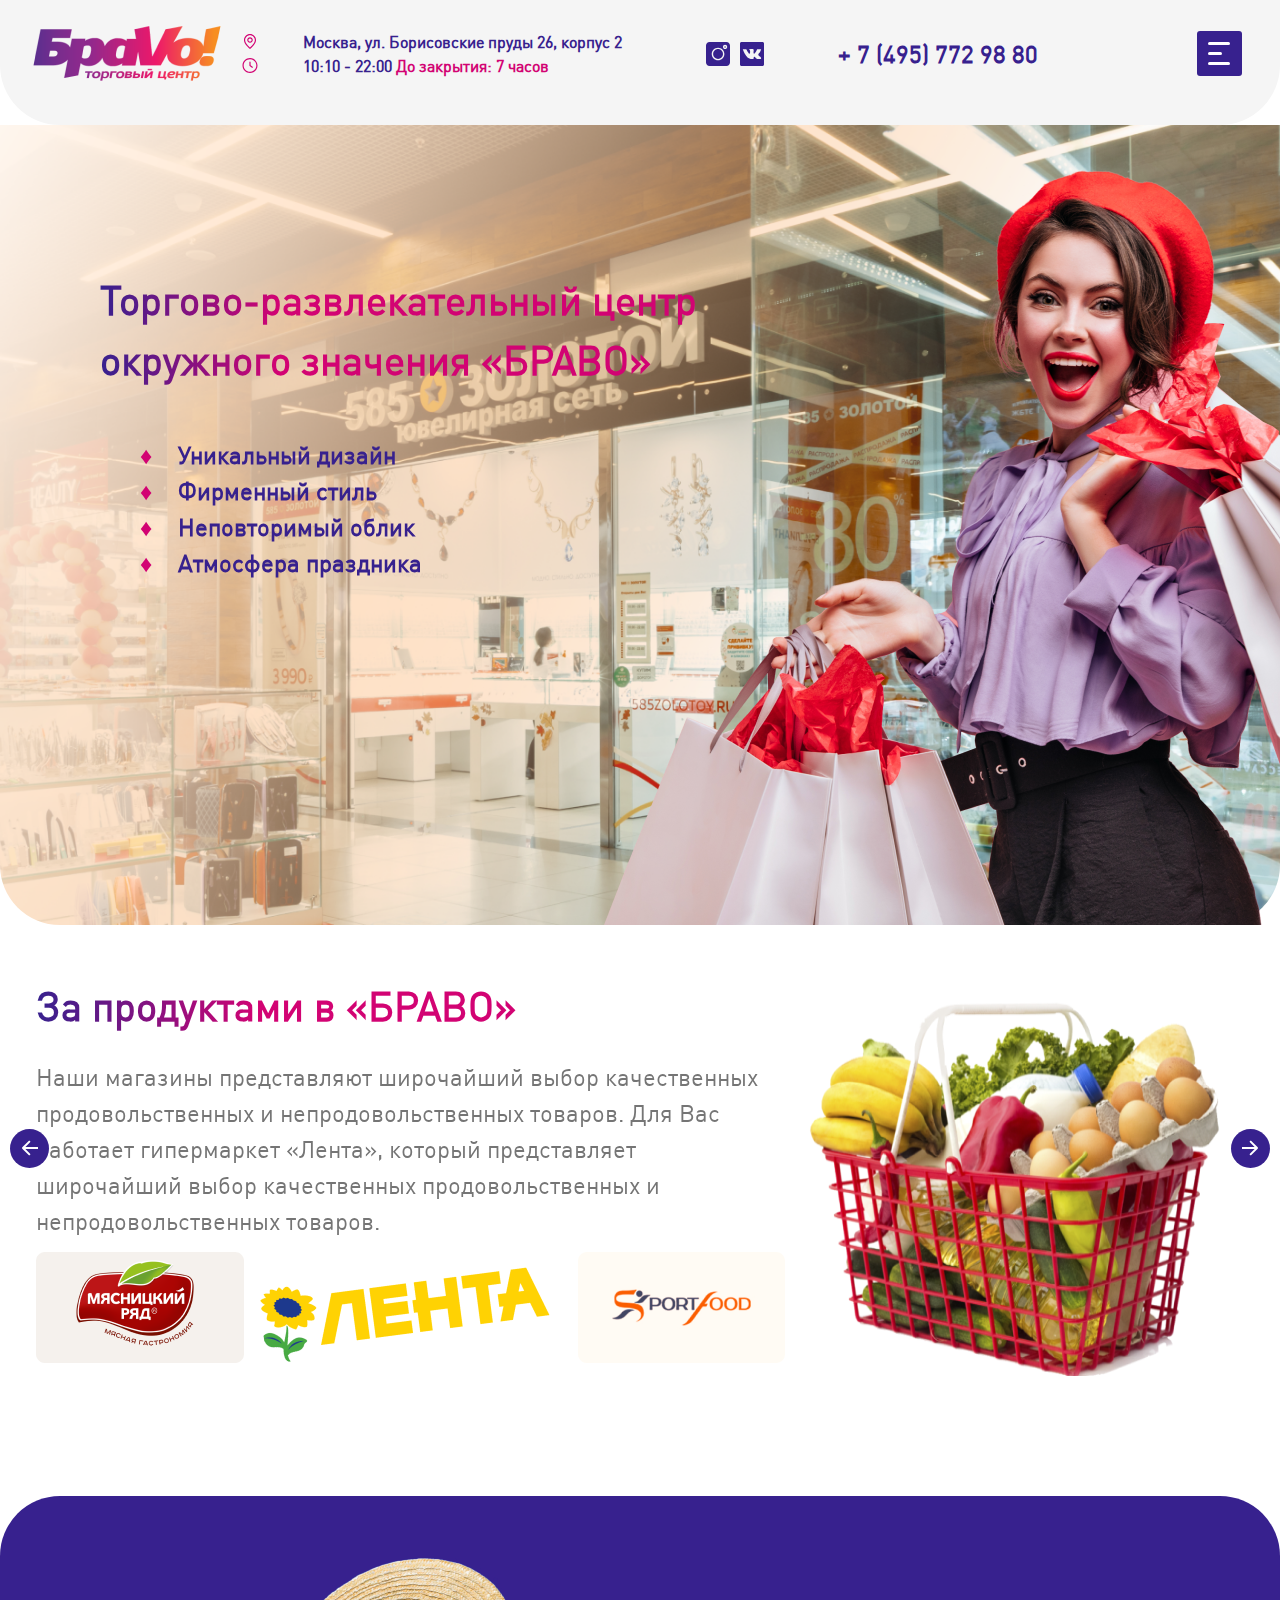
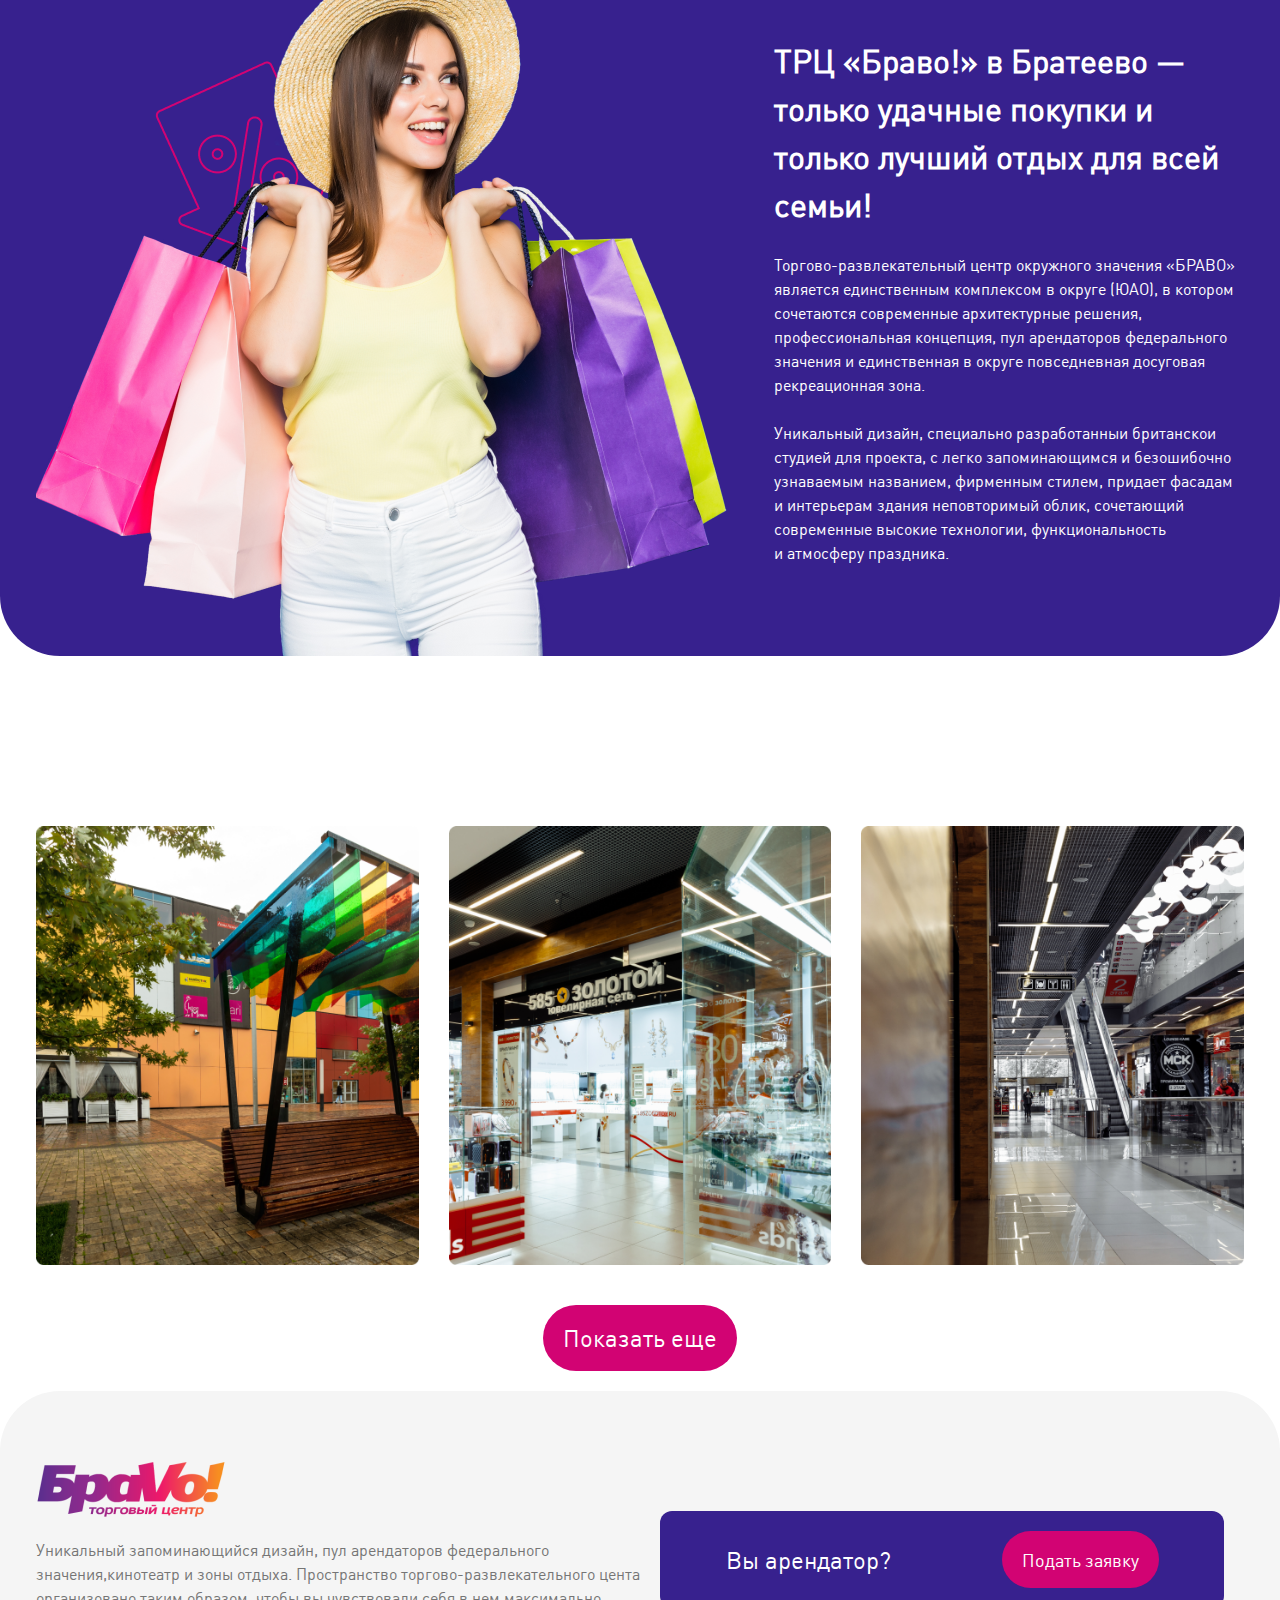
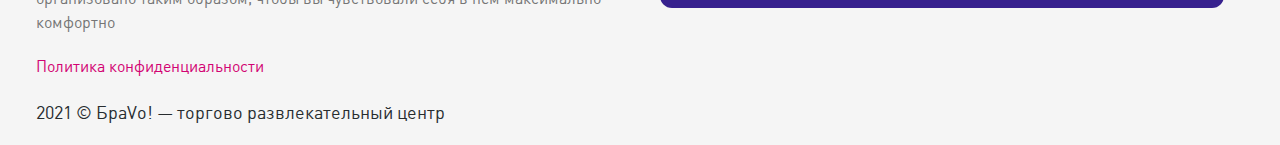
<file: about.html>
<!DOCTYPE html><html lang="en"><head><meta charset="utf-8"><title>О ТРЦ</title><meta name="description" content=" "><meta name="viewport" content="width=device-width, initial-scale=1.0"><meta name="viewport" content="width=device-width, initial-scale=1.0,user-scalable=no"><link rel="icon" href="favicon.ico"><script defer src="js/app.js"></script><link href="css/app.css" rel="stylesheet"></head><body class="debug-screens"><div class="wrapper"><div class="wrapper-page"><div class="drop-down-menu" id="ddmenu"><div class="closebtn"><div id="ddmenuoff"><svg width="30" height="30" viewBox="0 0 30 30" fill="none" xmlns="http://www.w3.org/2000/svg">
<path d="M16.6569 15.001L29.6563 2.00155C30.114 1.54388 30.114 0.801849 29.6563 0.344233C29.1986 -0.113384 28.4566 -0.113442 27.999 0.344233L14.9995 13.3437L2.00009 0.344233C1.54241 -0.113442 0.800384 -0.113442 0.342768 0.344233C-0.114848 0.801908 -0.114907 1.54394 0.342768 2.00155L13.3422 15.001L0.342768 28.0004C-0.114907 28.4581 -0.114907 29.2001 0.342768 29.6578C0.571576 29.8866 0.871517 30.0009 1.17146 30.0009C1.4714 30.0009 1.77128 29.8866 2.00015 29.6578L14.9995 16.6583L27.9989 29.6578C28.2277 29.8866 28.5277 30.0009 28.8276 30.0009C29.1275 30.0009 29.4274 29.8866 29.6563 29.6578C30.114 29.2001 30.114 28.458 29.6563 28.0004L16.6569 15.001Z" fill="white"/>
</svg></div></div><div class="container text-white"><div class="row"> <div> <div class="text-16px flex gap-3"><svg width="13" height="15" viewBox="0 0 13 15" fill="none" xmlns="http://www.w3.org/2000/svg">
<path d="M6.50043 3.22447C4.96492 3.22447 3.71568 4.47372 3.71568 6.00923C3.71568 7.54474 4.96492 8.79398 6.50043 8.79398C8.03593 8.79398 9.28518 7.54474 9.28518 6.00923C9.28518 4.47372 8.03596 3.22447 6.50043 3.22447ZM6.50043 7.62146C5.61145 7.62146 4.8882 6.89821 4.8882 6.00923C4.8882 5.12024 5.61145 4.39699 6.50043 4.39699C7.38941 4.39699 8.11266 5.12024 8.11266 6.00923C8.11266 6.89821 7.38941 7.62146 6.50043 7.62146Z" fill="white"/>
<path d="M6.50044 0C3.18693 0 0.491211 2.69575 0.491211 6.00923V6.17534C0.491211 7.85112 1.45197 9.80394 3.34689 11.9794C4.72057 13.5565 6.07505 14.6562 6.132 14.7023L6.50044 15L6.86888 14.7023C6.92586 14.6563 8.28034 13.5566 9.65398 11.9795C11.5489 9.80394 12.5097 7.85115 12.5097 6.17537V6.00926C12.5097 2.69575 9.81395 0 6.50044 0ZM11.3371 6.17537C11.3371 9.00735 7.68819 12.4355 6.50044 13.4762C5.31236 12.4352 1.66373 9.00715 1.66373 6.17537V6.00926C1.66373 3.3423 3.83349 1.17255 6.50044 1.17255C9.16739 1.17255 11.3371 3.3423 11.3371 6.00926V6.17537Z" fill="white"/>
</svg><a href="https://www.google.com/search?q=%D0%9C%D0%BE%D1%81%D0%BA%D0%B2%D0%B0%2C+%D1%83%D0%BB.+%D0%91%D0%BE%D1%80%D0%B8%D1%81%D0%BE%D0%B2%D1%81%D0%BA%D0%B8%D0%B5+%D0%BF%D1%80%D1%83%D0%B4%D1%8B+26%2C+%D0%BA%D0%BE%D1%80%D0%BF%D1%83%D1%81+2&amp;oq=%D0%9C%D0%BE%D1%81%D0%BA%D0%B2%D0%B0%2C+%D1%83%D0%BB.+%D0%91%D0%BE%D1%80%D0%B8%D1%81%D0%BE%D0%B2%D1%81%D0%BA%D0%B8%D0%B5+%D0%BF%D1%80%D1%83%D0%B4%D1%8B+26%2C+%D0%BA%D0%BE%D1%80%D0%BF%D1%83%D1%81+2&amp;aqs=chrome..69i57j33i22i29i30.768j0j7&amp;sourceid=chrome&amp;ie=UTF-8">Москва, ул. Борисовские пруды 26, корпус 2 </a></div><div class="text-16px flex gap-3"><svg width="15" height="15" viewBox="0 0 15 15" fill="none" xmlns="http://www.w3.org/2000/svg">
<path d="M10.1723 8.82467L8.08086 7.25611V4.06094C8.08086 3.73967 7.82117 3.47998 7.4999 3.47998C7.17863 3.47998 6.91895 3.73967 6.91895 4.06094V7.54662C6.91895 7.72961 7.00493 7.90217 7.15133 8.01139L9.4751 9.75423C9.57966 9.83266 9.70168 9.87042 9.82309 9.87042C10.0003 9.87042 10.1746 9.79082 10.2884 9.63745C10.4814 9.38122 10.4291 9.01697 10.1723 8.82467Z" fill="white"/>
<path d="M7.5 0C3.36425 0 0 3.36425 0 7.5C0 11.6358 3.36425 15 7.5 15C11.6358 15 15 11.6358 15 7.5C15 3.36425 11.6358 0 7.5 0ZM7.5 13.8381C4.00562 13.8381 1.16188 10.9944 1.16188 7.5C1.16188 4.00562 4.00562 1.16188 7.5 1.16188C10.995 1.16188 13.8381 4.00562 13.8381 7.5C13.8381 10.9944 10.9944 13.8381 7.5 13.8381Z" fill="white"/>
</svg><div>10:00 - 22:00 <div id="time2">n </div></div></div></div><div class="gap-3 hidden sm:flex flex-col xl:flex-row justify-center"><a class="x text-24px bold" href="tel:+7(495)772 98 80">+7(495)772 98 80</a><div style="display:flex;gap:10px;"><a href="https://vk.com/bravotrc"><svg width="35" height="35" viewBox="0 0 35 35" fill="none" xmlns="http://www.w3.org/2000/svg">
<g clip-path="url(#clip0_663_3097)">
<path d="M32.7697 0H2.2352C1.00028 0 0 1.00028 0 2.23273V32.7673C0 33.9997 1.00028 35 2.2352 35H32.7673C33.9997 35 35 33.9997 35 32.7673V2.23273C35.0025 0.997812 34.0022 0 32.7697 0ZM29.0329 21.327C29.6726 21.979 31.0606 23.0732 30.8087 24.1871C30.5765 25.2096 29.0502 24.8366 27.5683 24.8959C25.8764 24.9675 24.8737 25.0046 23.8561 24.1871C23.377 23.7993 23.0954 23.3399 22.636 22.8262C22.2186 22.3619 21.6925 21.5295 20.9763 21.5616C19.6895 21.6259 20.0921 23.419 19.6352 24.6415C12.4825 25.7678 9.61012 21.3492 7.07607 17.0616C5.84856 14.9845 4.07522 10.524 4.07522 10.524L9.13344 10.5067C9.13344 10.5067 10.7561 13.4581 11.1859 14.2188C11.5514 14.8659 11.954 15.3796 12.3689 15.9576C12.7172 16.4367 13.2679 17.3753 13.8706 17.2987C14.8511 17.1727 15.0289 13.3692 14.4214 12.0948C14.1793 11.5786 13.5989 11.3983 12.9987 11.2229C13.2013 9.94355 18.6719 9.67681 19.5561 10.6697C20.8404 12.1121 18.667 16.128 20.4255 17.2987C22.8953 16.0045 25.0046 10.5857 25.0046 10.5857L30.9272 10.6228C30.9272 10.6228 30.0011 13.552 29.0304 14.8511C28.4648 15.6118 26.5877 17.3061 26.6618 18.5633C26.7211 19.5586 28.2475 20.5268 29.0329 21.327Z" fill="white"/>
</g>
<defs>
<clipPath id="clip0_663_3097">
<rect width="35" height="35" fill="white"/>
</clipPath>
</defs>
</svg></a><a href="#"><svg width="35" height="35" viewBox="0 0 35 35" fill="none" xmlns="http://www.w3.org/2000/svg">
<path d="M29.873 0H5.12695C2.30019 0 0 2.30019 0 5.12695V29.873C0 32.6998 2.30019 35 5.12695 35H29.873C32.6998 35 35 32.6998 35 29.873V5.12695C35 2.30019 32.6998 0 29.873 0ZM17.5684 26.6602C12.4796 26.6602 8.33984 22.5204 8.33984 17.4316C8.33984 12.3429 12.4796 8.20312 17.5684 8.20312C22.6571 8.20312 26.7969 12.3429 26.7969 17.4316C26.7969 22.5204 22.6571 26.6602 17.5684 26.6602ZM27.8223 10.2539C26.1261 10.2539 24.7461 8.8739 24.7461 7.17773C24.7461 5.48157 26.1261 4.10156 27.8223 4.10156C29.5184 4.10156 30.8984 5.48157 30.8984 7.17773C30.8984 8.8739 29.5184 10.2539 27.8223 10.2539Z" fill="white"/>
<path d="M27.8223 6.15234C27.2564 6.15234 26.7969 6.6119 26.7969 7.17773C26.7969 7.74357 27.2564 8.20312 27.8223 8.20312C28.3881 8.20312 28.8477 7.74357 28.8477 7.17773C28.8477 6.6119 28.3881 6.15234 27.8223 6.15234Z" fill="white"/>
<path d="M17.5684 10.2539C13.611 10.2539 10.3906 13.4743 10.3906 17.4316C10.3906 21.389 13.611 24.6094 17.5684 24.6094C21.5257 24.6094 24.7461 21.389 24.7461 17.4316C24.7461 13.4743 21.5257 10.2539 17.5684 10.2539Z" fill="white"/>
</svg></a></div></div></div><div class="grid text-32px text-white text-center grid-cols-1 xl:grid-cols-4"><a href="/shops.html">Магазины</a><a href="/rent.html">Арендаторам</a><a href="/contacts.html">Контакты</a><a href="/about.html">О ТРЦ</a></div></div></div><header class="text-dblue bold" id="header"><a href=".."><img class="justify-self-start" src="/assets/img/Logo.png"></a><div class="info-block hidden lg:grid "><div class="fix"><svg width="13" height="15" viewBox="0 0 13 15" fill="none" xmlns="http://www.w3.org/2000/svg">
<path d="M6.50043 3.22447C4.96492 3.22447 3.71568 4.47372 3.71568 6.00923C3.71568 7.54474 4.96492 8.79398 6.50043 8.79398C8.03593 8.79398 9.28518 7.54474 9.28518 6.00923C9.28518 4.47372 8.03596 3.22447 6.50043 3.22447ZM6.50043 7.62146C5.61145 7.62146 4.8882 6.89821 4.8882 6.00923C4.8882 5.12024 5.61145 4.39699 6.50043 4.39699C7.38941 4.39699 8.11266 5.12024 8.11266 6.00923C8.11266 6.89821 7.38941 7.62146 6.50043 7.62146Z" fill="#D20373"/>
<path d="M6.50044 0C3.18693 0 0.491211 2.69575 0.491211 6.00923V6.17534C0.491211 7.85112 1.45197 9.80394 3.34689 11.9794C4.72057 13.5565 6.07505 14.6562 6.132 14.7023L6.50044 15L6.86888 14.7023C6.92586 14.6563 8.28034 13.5566 9.65398 11.9795C11.5489 9.80394 12.5097 7.85115 12.5097 6.17537V6.00926C12.5097 2.69575 9.81395 0 6.50044 0ZM11.3371 6.17537C11.3371 9.00735 7.68819 12.4355 6.50044 13.4762C5.31236 12.4352 1.66373 9.00715 1.66373 6.17537V6.00926C1.66373 3.3423 3.83349 1.17255 6.50044 1.17255C9.16739 1.17255 11.3371 3.3423 11.3371 6.00926V6.17537Z" fill="#D20373"/>
</svg></div><a class="text-dblue bold" href="https://www.google.com/search?q=%D0%9C%D0%BE%D1%81%D0%BA%D0%B2%D0%B0%2C+%D1%83%D0%BB.+%D0%91%D0%BE%D1%80%D0%B8%D1%81%D0%BE%D0%B2%D1%81%D0%BA%D0%B8%D0%B5+%D0%BF%D1%80%D1%83%D0%B4%D1%8B+26%2C+%D0%BA%D0%BE%D1%80%D0%BF%D1%83%D1%81+2&amp;oq=%D0%9C%D0%BE%D1%81%D0%BA%D0%B2%D0%B0%2C+%D1%83%D0%BB.+%D0%91%D0%BE%D1%80%D0%B8%D1%81%D0%BE%D0%B2%D1%81%D0%BA%D0%B8%D0%B5+%D0%BF%D1%80%D1%83%D0%B4%D1%8B+26%2C+%D0%BA%D0%BE%D1%80%D0%BF%D1%83%D1%81+2&amp;aqs=chrome..69i57j33i22i29i30.768j0j7&amp;sourceid=chrome&amp;ie=UTF-8">Москва, ул. Борисовские пруды 26, корпус 2</a><div class="fix"><svg width="15" height="15" viewBox="0 0 15 15" fill="blue" xmlns="http://www.w3.org/2000/svg">
<path d="M10.1723 8.82442L8.08086 7.25587V4.06069C8.08086 3.73942 7.82117 3.47974 7.4999 3.47974C7.17863 3.47974 6.91895 3.73942 6.91895 4.06069V7.54638C6.91895 7.72937 7.00493 7.90192 7.15133 8.01114L9.4751 9.75398C9.57966 9.83241 9.70168 9.87018 9.82309 9.87018C10.0003 9.87018 10.1746 9.79058 10.2884 9.63721C10.4814 9.38098 10.4291 9.01673 10.1723 8.82442Z" fill="#D20373"/>
<path d="M7.5 0C3.36425 0 0 3.36425 0 7.5C0 11.6358 3.36425 15 7.5 15C11.6358 15 15 11.6358 15 7.5C15 3.36425 11.6358 0 7.5 0ZM7.5 13.8381C4.00562 13.8381 1.16188 10.9944 1.16188 7.5C1.16188 4.00562 4.00562 1.16188 7.5 1.16188C10.995 1.16188 13.8381 4.00562 13.8381 7.5C13.8381 10.9944 10.9944 13.8381 7.5 13.8381Z" fill="#D20373"/>
</svg></div><span>10:10 - 22:00 <span class="text-magenta"> <span id="time">n</span></span></span></div><div class="hidden lg:hidden xl:flex" style="display:flex;gap:10px"><a href="#"><svg width="24" height="24" viewBox="0 0 24 24" fill="none" xmlns="http://www.w3.org/2000/svg">
<path d="M20.4844 0H3.51562C1.57727 0 0 1.57727 0 3.51562V20.4844C0 22.4227 1.57727 24 3.51562 24H20.4844C22.4227 24 24 22.4227 24 20.4844V3.51562C24 1.57727 22.4227 0 20.4844 0ZM12.0469 18.2812C8.55743 18.2812 5.71875 15.4426 5.71875 11.9531C5.71875 8.46368 8.55743 5.625 12.0469 5.625C15.5363 5.625 18.375 8.46368 18.375 11.9531C18.375 15.4426 15.5363 18.2812 12.0469 18.2812ZM19.0781 7.03125C17.915 7.03125 16.9688 6.08496 16.9688 4.92188C16.9688 3.75879 17.915 2.8125 19.0781 2.8125C20.2412 2.8125 21.1875 3.75879 21.1875 4.92188C21.1875 6.08496 20.2412 7.03125 19.0781 7.03125Z" fill="#37218E"/>
<path d="M19.0781 4.21875C18.6901 4.21875 18.375 4.53387 18.375 4.92188C18.375 5.30988 18.6901 5.625 19.0781 5.625C19.4661 5.625 19.7812 5.30988 19.7812 4.92188C19.7812 4.53387 19.4661 4.21875 19.0781 4.21875Z" fill="#37218E"/>
<path d="M12.0469 7.03125C9.33325 7.03125 7.125 9.2395 7.125 11.9531C7.125 14.6667 9.33325 16.875 12.0469 16.875C14.7605 16.875 16.9688 14.6667 16.9688 11.9531C16.9688 9.2395 14.7605 7.03125 12.0469 7.03125Z" fill="#37218E"/>
</svg></a><a href="https://vk.com/bravotrc"><svg width="24" height="24" viewBox="0 0 24 24" fill="none" xmlns="http://www.w3.org/2000/svg">
<g clip-path="url(#clip0_629_3203)">
<path d="M22.4707 0H1.53271C0.685908 0 0 0.685908 0 1.53101V22.469C0 23.3141 0.685908 24 1.53271 24H22.469C23.3141 24 24 23.3141 24 22.469V1.53101C24.0017 0.684214 23.3158 0 22.4707 0ZM19.9083 14.6242C20.3469 15.0713 21.2987 15.8216 21.126 16.5854C20.9668 17.2866 19.9201 17.0308 18.904 17.0715C17.7438 17.1206 17.0562 17.146 16.3585 16.5854C16.0299 16.3195 15.8369 16.0045 15.5218 15.6522C15.2356 15.3339 14.8749 14.7631 14.3837 14.7851C13.5014 14.8292 13.7774 16.0587 13.4641 16.897C8.55945 17.6693 6.5898 14.6395 4.85216 11.6994C4.01044 10.2751 2.79444 7.21643 2.79444 7.21643L6.26293 7.20457C6.26293 7.20457 7.37563 9.22843 7.67031 9.75005C7.92097 10.1938 8.19702 10.546 8.48155 10.9423C8.72034 11.2709 9.09802 11.9145 9.51126 11.862C10.1836 11.7756 10.3056 9.16745 9.88893 8.29356C9.72296 7.9396 9.32496 7.81596 8.91341 7.69572C9.05229 6.81843 12.8036 6.63552 13.4099 7.31635C14.2906 8.30541 12.8002 11.0592 14.0061 11.862C15.6997 10.9745 17.146 7.25877 17.146 7.25877L21.2073 7.28417C21.2073 7.28417 20.5722 9.29278 19.9066 10.1836C19.5187 10.7052 18.2316 11.8671 18.2824 12.7291C18.3231 13.4116 19.3697 14.0755 19.9083 14.6242Z" fill="#37218E"/>
</g>
<defs>
<clipPath id="clip0_629_3203">
<rect width="24" height="24" fill="white"/>
</clipPath>
</defs>
</svg></a></div><a class="text-24px hidden lg:hidden xl:block" href="tel:+74957729880">+ 7 (495) 772 98 80</a><div class="justify-self-end" id="ddmenuon"><svg  class="sm:justify-end" width="45" height="45" viewBox="0 0 45 45" fill="none" xmlns="http://www.w3.org/2000/svg">
<rect width="45" height="45" rx="3" fill="#37218E"/>
<rect x="11" y="11" width="22" height="3" rx="1.5" fill="white"/>
<rect x="11" y="31" width="22" height="3" rx="1.5" fill="white"/>
<rect x="11" y="21" width="14" height="3" rx="1.5" fill="white"/>
</svg></div></header><div class="wrapper-content"><div class="bg-bej" style="height:125px;    border-radius: 0 0 60px 60px ;"></div><div class="swiper"><div class="swiper-wrapper"><div class="swiper-slide bgbaba"><div class="w-full h-full relative flex"><div class="cont bold"><div class="gradient sm:text-28px md:text-40px ">Торгово-развлекательный центр  <br>окружного значения «БРАВО»</div><br><br><div class="text-dblue sm:text-24px"><ul><li> Уникальный дизайн</li><li> Фирменный стиль</li><li> Неповторимый облик</li><li> Атмосфера праздника</li></ul></div></div><img class="hidden lg:block absolute" src="../assets/img/ladno.png" style="right: -236px;"></div></div></div></div><div class="swiper-products relative" style="max-height:1000px;"><div class="swiper-wrapper"> <div class="swiper-slide"><div class="container"><div class="flex text-center md:text-left"><div> <div class="text-40px gradient bold">За продуктами в «БРАВО»</div><br><div class="text-24px text-grey">Наши магазины представляют широчайший выбор качественных продовольственных и непродовольственных товаров. Для Вас работает гипермаркет «Лента», который представляет широчайший выбор качественных продовольственных и непродовольственных товаров.</div><div class="flex gap-3 kartinochki"><img class="w-full h-full m-auto" src="../assets/img/myaso.png"><img class="w-full h-full m-auto" src="../assets/img/lentochka.png"><img class="w-full h-full m-auto" src="../assets/img/portovayashl.png"></div></div><img class="hidden xl:block" src="../assets/img/korzina.png"></div></div></div></div><div class="swiper-button-prev"><svg width="39" height="39" viewBox="0 0 39 39" fill="none" xmlns="http://www.w3.org/2000/svg">
<circle r="19.5" transform="matrix(-1 0 0 1 19.5 19.5)" fill="#37218E"/>
<path d="M12.2929 19.7071C11.9024 19.3166 11.9024 18.6834 12.2929 18.2929L18.6569 11.9289C19.0474 11.5384 19.6805 11.5384 20.0711 11.9289C20.4616 12.3195 20.4616 12.9526 20.0711 13.3431L14.4142 19L20.0711 24.6569C20.4616 25.0474 20.4616 25.6805 20.0711 26.0711C19.6805 26.4616 19.0474 26.4616 18.6569 26.0711L12.2929 19.7071ZM28 20L13 20L13 18L28 18L28 20Z" fill="white"/>
</svg></div><div class="swiper-button-next"><svg width="39" height="39" viewBox="0 0 39 39" fill="none" xmlns="http://www.w3.org/2000/svg">
<circle cx="19.5" cy="19.5" r="19.5" fill="#37218E"/>
<path d="M26.7071 19.7071C27.0976 19.3166 27.0976 18.6834 26.7071 18.2929L20.3431 11.9289C19.9526 11.5384 19.3195 11.5384 18.9289 11.9289C18.5384 12.3195 18.5384 12.9526 18.9289 13.3431L24.5858 19L18.9289 24.6569C18.5384 25.0474 18.5384 25.6805 18.9289 26.0711C19.3195 26.4616 19.9526 26.4616 20.3431 26.0711L26.7071 19.7071ZM11 20L26 20L26 18L11 18L11 20Z" fill="white"/>
</svg></div></div><section class="parallax bg-dblue round60px my-30" id="parallax4"><div class="container"><div class="flex gap-10 flex-col-reverse xl:flex-row"><img src="../assets/img/telka.png"><div class="text-white my-auto"><div class="text-32px bold text-center md:text-left">ТРЦ «Браво!» в Братеево — только удачные покупки и только лучший отдых  для всей семьи!</div><br>Торгово-развлекательный центр окружного значения «БРАВО» является единственным комплексом в округе (ЮАО), в котором сочетаются современные архитектурные решения, профессиональная концепция, пул арендаторов федерального значения и единственная в округе повседневная досуговая рекреационная зона.<br><br>Уникальный дизайн, специально разработанныи британскои студией для проекта, с легко запоминающимся и безошибочно узнаваемым названием, фирменным стилем, придает фасадам и интерьерам здания неповторимый облик, сочетающий современные высокие технологии, функциональность и атмосферу праздника.</div></div></div></section><div class="container"> <div class="gallery" id="gallery"><a data-fancybox="g" data-src="../assets/img/1.png"><img src="../assets/img/1.png"></a><a data-fancybox="g" data-src="../assets/img/2.png"><img src="../assets/img/2.png"></a><a data-fancybox="g" data-src="../assets/img/3.png"><img src="../assets/img/3.png"></a></div><div class="button bg-magenta text-white m-auto text-24px mb-5" id="more">Показать еще</div></div></div><footer class="bg-bej"><div class="container"> <div class="block md:grid grid-cols-2"><div class="text-16px"><img class="my-5" src="/assets/img/Logo.png"><div class="text-grey my-5"> Уникальный запоминающийся дизайн, пул арендаторов 
федерального значения,кинотеатр и зоны отдыха. Пространство 
торгово-развлекательного цента организовано таким образом, 
чтобы вы чувствовали себя в нем максимально комфортно</div><a class="text-magenta my-5" href="https://www.gnivc.ru/on_gnivts/information_disclosure/pdp/#:~:text=%D0%9F%D0%BE%D0%BB%D0%B8%D1%82%D0%B8%D0%BA%D0%B0%20%D0%BA%D0%BE%D0%BD%D1%84%D0%B8%D0%B4%D0%B5%D0%BD%D1%86%D0%B8%D0%B0%D0%BB%D1%8C%D0%BD%D0%BE%D1%81%D1%82%D0%B8%20%D0%BE%D0%BF%D1%80%D0%B5%D0%B4%D0%B5%D0%BB%D1%8F%D0%B5%D1%82%20%D0%BE%D1%81%D0%BD%D0%BE%D0%B2%D0%BD%D1%8B%D0%B5%20%D1%86%D0%B5%D0%BB%D0%B8,%D0%B7%D0%B0%D1%89%D0%B8%D1%82%D0%B5%20%D0%BF%D0%B5%D1%80%D1%81%D0%BE%D0%BD%D0%B0%D0%BB%D1%8C%D0%BD%D1%8B%D1%85%20%D0%B4%D0%B0%D0%BD%D0%BD%D1%8B%D1%85%20%D0%9F%D0%BE%D0%BB%D1%8C%D0%B7%D0%BE%D0%B2%D0%B0%D1%82%D0%B5%D0%BB%D0%B5%D0%B9%20%D0%A1%D0%B0%D0%B9%D1%82%D0%B0.">Политика конфиденциальности</a></div><div class="p-0 md:p-5 my-auto"><div class="bg-dblue p-5 rounded-xl items-center text-center"><div class="flex gap-5 align-center w-fit m-auto flex-col md:w-auto xl:flex-row xl:m-0 "><div class="text-white text-24px xl:m-auto">Вы арендатор?</div><div class="button bg-magenta text-white text-18px m-auto "><a href="/rent_request.html">Подать заявку</a></div></div></div></div></div><div class="text-black text-18px pb-5 pt-5">2021 © БраVо! — торгово развлекательный центр</div></div></footer></div></div></body></html>
</file>
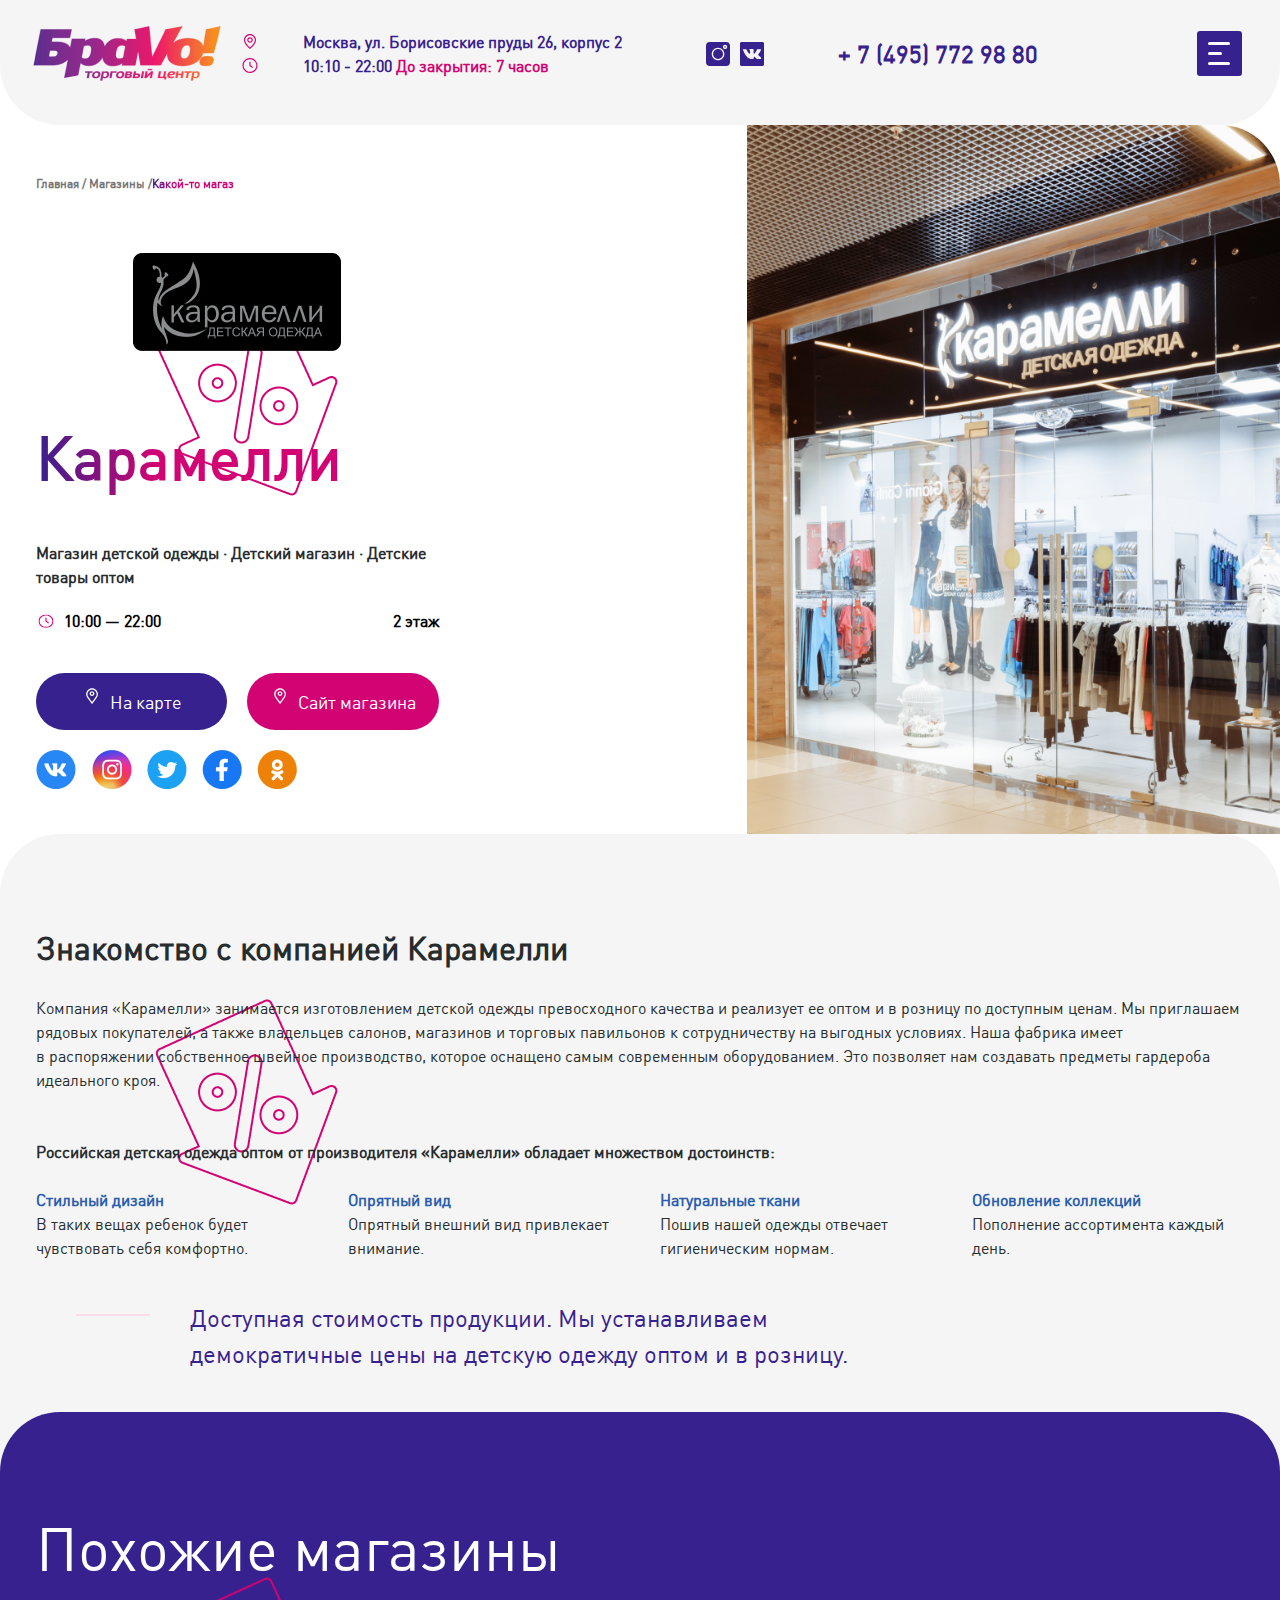
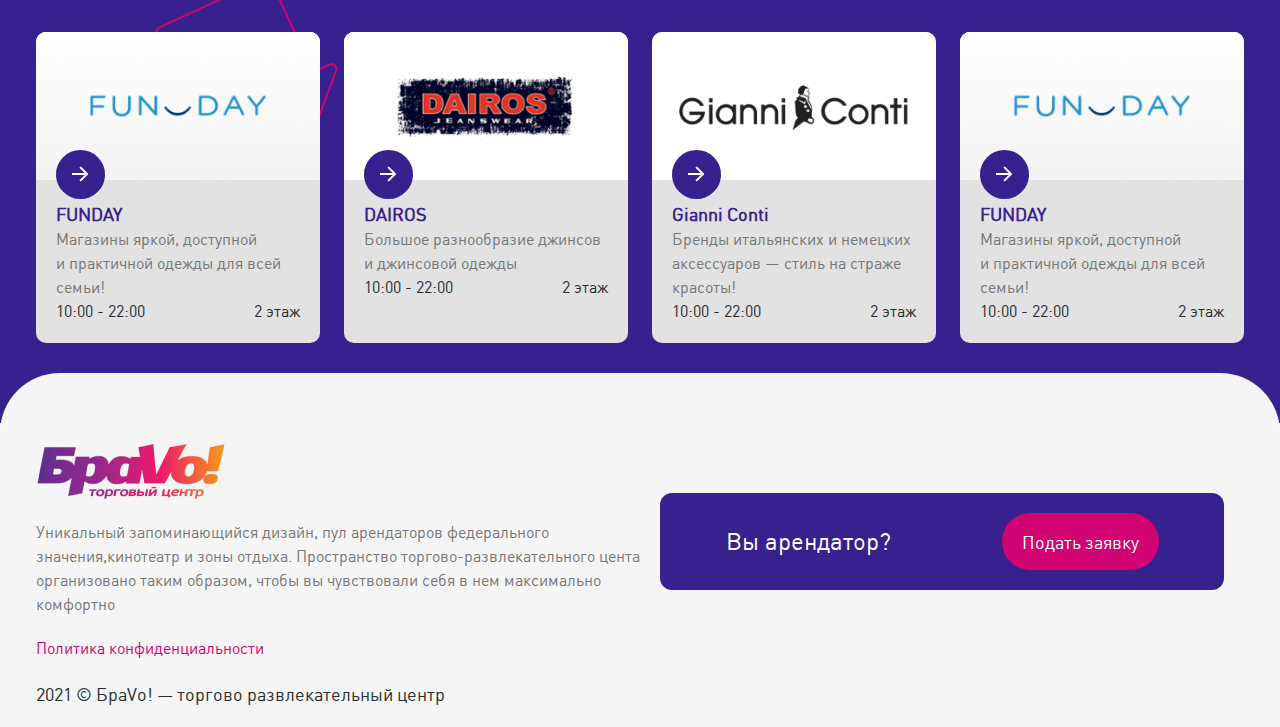
<file: about_shop.html>
<!DOCTYPE html><html lang="en"><head><meta charset="utf-8"><title>Какой-то магаз</title><meta name="description" content="Главная страница"><meta name="viewport" content="width=device-width, initial-scale=1.0"><meta name="viewport" content="width=device-width, initial-scale=1.0,user-scalable=no"><link rel="icon" href="favicon.ico"><script defer src="js/app.js"></script><link href="css/app.css" rel="stylesheet"></head><body class="debug-screens"><div class="wrapper"><div class="wrapper-page"><div class="drop-down-menu" id="ddmenu"><div class="closebtn"><div id="ddmenuoff"><svg width="30" height="30" viewBox="0 0 30 30" fill="none" xmlns="http://www.w3.org/2000/svg">
<path d="M16.6569 15.001L29.6563 2.00155C30.114 1.54388 30.114 0.801849 29.6563 0.344233C29.1986 -0.113384 28.4566 -0.113442 27.999 0.344233L14.9995 13.3437L2.00009 0.344233C1.54241 -0.113442 0.800384 -0.113442 0.342768 0.344233C-0.114848 0.801908 -0.114907 1.54394 0.342768 2.00155L13.3422 15.001L0.342768 28.0004C-0.114907 28.4581 -0.114907 29.2001 0.342768 29.6578C0.571576 29.8866 0.871517 30.0009 1.17146 30.0009C1.4714 30.0009 1.77128 29.8866 2.00015 29.6578L14.9995 16.6583L27.9989 29.6578C28.2277 29.8866 28.5277 30.0009 28.8276 30.0009C29.1275 30.0009 29.4274 29.8866 29.6563 29.6578C30.114 29.2001 30.114 28.458 29.6563 28.0004L16.6569 15.001Z" fill="white"/>
</svg></div></div><div class="container text-white"><div class="row"> <div> <div class="text-16px flex gap-3"><svg width="13" height="15" viewBox="0 0 13 15" fill="none" xmlns="http://www.w3.org/2000/svg">
<path d="M6.50043 3.22447C4.96492 3.22447 3.71568 4.47372 3.71568 6.00923C3.71568 7.54474 4.96492 8.79398 6.50043 8.79398C8.03593 8.79398 9.28518 7.54474 9.28518 6.00923C9.28518 4.47372 8.03596 3.22447 6.50043 3.22447ZM6.50043 7.62146C5.61145 7.62146 4.8882 6.89821 4.8882 6.00923C4.8882 5.12024 5.61145 4.39699 6.50043 4.39699C7.38941 4.39699 8.11266 5.12024 8.11266 6.00923C8.11266 6.89821 7.38941 7.62146 6.50043 7.62146Z" fill="white"/>
<path d="M6.50044 0C3.18693 0 0.491211 2.69575 0.491211 6.00923V6.17534C0.491211 7.85112 1.45197 9.80394 3.34689 11.9794C4.72057 13.5565 6.07505 14.6562 6.132 14.7023L6.50044 15L6.86888 14.7023C6.92586 14.6563 8.28034 13.5566 9.65398 11.9795C11.5489 9.80394 12.5097 7.85115 12.5097 6.17537V6.00926C12.5097 2.69575 9.81395 0 6.50044 0ZM11.3371 6.17537C11.3371 9.00735 7.68819 12.4355 6.50044 13.4762C5.31236 12.4352 1.66373 9.00715 1.66373 6.17537V6.00926C1.66373 3.3423 3.83349 1.17255 6.50044 1.17255C9.16739 1.17255 11.3371 3.3423 11.3371 6.00926V6.17537Z" fill="white"/>
</svg><a href="https://www.google.com/search?q=%D0%9C%D0%BE%D1%81%D0%BA%D0%B2%D0%B0%2C+%D1%83%D0%BB.+%D0%91%D0%BE%D1%80%D0%B8%D1%81%D0%BE%D0%B2%D1%81%D0%BA%D0%B8%D0%B5+%D0%BF%D1%80%D1%83%D0%B4%D1%8B+26%2C+%D0%BA%D0%BE%D1%80%D0%BF%D1%83%D1%81+2&amp;oq=%D0%9C%D0%BE%D1%81%D0%BA%D0%B2%D0%B0%2C+%D1%83%D0%BB.+%D0%91%D0%BE%D1%80%D0%B8%D1%81%D0%BE%D0%B2%D1%81%D0%BA%D0%B8%D0%B5+%D0%BF%D1%80%D1%83%D0%B4%D1%8B+26%2C+%D0%BA%D0%BE%D1%80%D0%BF%D1%83%D1%81+2&amp;aqs=chrome..69i57j33i22i29i30.768j0j7&amp;sourceid=chrome&amp;ie=UTF-8">Москва, ул. Борисовские пруды 26, корпус 2 </a></div><div class="text-16px flex gap-3"><svg width="15" height="15" viewBox="0 0 15 15" fill="none" xmlns="http://www.w3.org/2000/svg">
<path d="M10.1723 8.82467L8.08086 7.25611V4.06094C8.08086 3.73967 7.82117 3.47998 7.4999 3.47998C7.17863 3.47998 6.91895 3.73967 6.91895 4.06094V7.54662C6.91895 7.72961 7.00493 7.90217 7.15133 8.01139L9.4751 9.75423C9.57966 9.83266 9.70168 9.87042 9.82309 9.87042C10.0003 9.87042 10.1746 9.79082 10.2884 9.63745C10.4814 9.38122 10.4291 9.01697 10.1723 8.82467Z" fill="white"/>
<path d="M7.5 0C3.36425 0 0 3.36425 0 7.5C0 11.6358 3.36425 15 7.5 15C11.6358 15 15 11.6358 15 7.5C15 3.36425 11.6358 0 7.5 0ZM7.5 13.8381C4.00562 13.8381 1.16188 10.9944 1.16188 7.5C1.16188 4.00562 4.00562 1.16188 7.5 1.16188C10.995 1.16188 13.8381 4.00562 13.8381 7.5C13.8381 10.9944 10.9944 13.8381 7.5 13.8381Z" fill="white"/>
</svg><div>10:00 - 22:00 <div id="time2">n </div></div></div></div><div class="gap-3 hidden sm:flex flex-col xl:flex-row justify-center"><a class="x text-24px bold" href="tel:+7(495)772 98 80">+7(495)772 98 80</a><div style="display:flex;gap:10px;"><a href="https://vk.com/bravotrc"><svg width="35" height="35" viewBox="0 0 35 35" fill="none" xmlns="http://www.w3.org/2000/svg">
<g clip-path="url(#clip0_663_3097)">
<path d="M32.7697 0H2.2352C1.00028 0 0 1.00028 0 2.23273V32.7673C0 33.9997 1.00028 35 2.2352 35H32.7673C33.9997 35 35 33.9997 35 32.7673V2.23273C35.0025 0.997812 34.0022 0 32.7697 0ZM29.0329 21.327C29.6726 21.979 31.0606 23.0732 30.8087 24.1871C30.5765 25.2096 29.0502 24.8366 27.5683 24.8959C25.8764 24.9675 24.8737 25.0046 23.8561 24.1871C23.377 23.7993 23.0954 23.3399 22.636 22.8262C22.2186 22.3619 21.6925 21.5295 20.9763 21.5616C19.6895 21.6259 20.0921 23.419 19.6352 24.6415C12.4825 25.7678 9.61012 21.3492 7.07607 17.0616C5.84856 14.9845 4.07522 10.524 4.07522 10.524L9.13344 10.5067C9.13344 10.5067 10.7561 13.4581 11.1859 14.2188C11.5514 14.8659 11.954 15.3796 12.3689 15.9576C12.7172 16.4367 13.2679 17.3753 13.8706 17.2987C14.8511 17.1727 15.0289 13.3692 14.4214 12.0948C14.1793 11.5786 13.5989 11.3983 12.9987 11.2229C13.2013 9.94355 18.6719 9.67681 19.5561 10.6697C20.8404 12.1121 18.667 16.128 20.4255 17.2987C22.8953 16.0045 25.0046 10.5857 25.0046 10.5857L30.9272 10.6228C30.9272 10.6228 30.0011 13.552 29.0304 14.8511C28.4648 15.6118 26.5877 17.3061 26.6618 18.5633C26.7211 19.5586 28.2475 20.5268 29.0329 21.327Z" fill="white"/>
</g>
<defs>
<clipPath id="clip0_663_3097">
<rect width="35" height="35" fill="white"/>
</clipPath>
</defs>
</svg></a><a href="#"><svg width="35" height="35" viewBox="0 0 35 35" fill="none" xmlns="http://www.w3.org/2000/svg">
<path d="M29.873 0H5.12695C2.30019 0 0 2.30019 0 5.12695V29.873C0 32.6998 2.30019 35 5.12695 35H29.873C32.6998 35 35 32.6998 35 29.873V5.12695C35 2.30019 32.6998 0 29.873 0ZM17.5684 26.6602C12.4796 26.6602 8.33984 22.5204 8.33984 17.4316C8.33984 12.3429 12.4796 8.20312 17.5684 8.20312C22.6571 8.20312 26.7969 12.3429 26.7969 17.4316C26.7969 22.5204 22.6571 26.6602 17.5684 26.6602ZM27.8223 10.2539C26.1261 10.2539 24.7461 8.8739 24.7461 7.17773C24.7461 5.48157 26.1261 4.10156 27.8223 4.10156C29.5184 4.10156 30.8984 5.48157 30.8984 7.17773C30.8984 8.8739 29.5184 10.2539 27.8223 10.2539Z" fill="white"/>
<path d="M27.8223 6.15234C27.2564 6.15234 26.7969 6.6119 26.7969 7.17773C26.7969 7.74357 27.2564 8.20312 27.8223 8.20312C28.3881 8.20312 28.8477 7.74357 28.8477 7.17773C28.8477 6.6119 28.3881 6.15234 27.8223 6.15234Z" fill="white"/>
<path d="M17.5684 10.2539C13.611 10.2539 10.3906 13.4743 10.3906 17.4316C10.3906 21.389 13.611 24.6094 17.5684 24.6094C21.5257 24.6094 24.7461 21.389 24.7461 17.4316C24.7461 13.4743 21.5257 10.2539 17.5684 10.2539Z" fill="white"/>
</svg></a></div></div></div><div class="grid text-32px text-white text-center grid-cols-1 xl:grid-cols-4"><a href="/shops.html">Магазины</a><a href="/rent.html">Арендаторам</a><a href="/contacts.html">Контакты</a><a href="/about.html">О ТРЦ</a></div></div></div><header class="text-dblue bold" id="header"><a href=".."><img class="justify-self-start" src="/assets/img/Logo.png"></a><div class="info-block hidden lg:grid "><div class="fix"><svg width="13" height="15" viewBox="0 0 13 15" fill="none" xmlns="http://www.w3.org/2000/svg">
<path d="M6.50043 3.22447C4.96492 3.22447 3.71568 4.47372 3.71568 6.00923C3.71568 7.54474 4.96492 8.79398 6.50043 8.79398C8.03593 8.79398 9.28518 7.54474 9.28518 6.00923C9.28518 4.47372 8.03596 3.22447 6.50043 3.22447ZM6.50043 7.62146C5.61145 7.62146 4.8882 6.89821 4.8882 6.00923C4.8882 5.12024 5.61145 4.39699 6.50043 4.39699C7.38941 4.39699 8.11266 5.12024 8.11266 6.00923C8.11266 6.89821 7.38941 7.62146 6.50043 7.62146Z" fill="#D20373"/>
<path d="M6.50044 0C3.18693 0 0.491211 2.69575 0.491211 6.00923V6.17534C0.491211 7.85112 1.45197 9.80394 3.34689 11.9794C4.72057 13.5565 6.07505 14.6562 6.132 14.7023L6.50044 15L6.86888 14.7023C6.92586 14.6563 8.28034 13.5566 9.65398 11.9795C11.5489 9.80394 12.5097 7.85115 12.5097 6.17537V6.00926C12.5097 2.69575 9.81395 0 6.50044 0ZM11.3371 6.17537C11.3371 9.00735 7.68819 12.4355 6.50044 13.4762C5.31236 12.4352 1.66373 9.00715 1.66373 6.17537V6.00926C1.66373 3.3423 3.83349 1.17255 6.50044 1.17255C9.16739 1.17255 11.3371 3.3423 11.3371 6.00926V6.17537Z" fill="#D20373"/>
</svg></div><a class="text-dblue bold" href="https://www.google.com/search?q=%D0%9C%D0%BE%D1%81%D0%BA%D0%B2%D0%B0%2C+%D1%83%D0%BB.+%D0%91%D0%BE%D1%80%D0%B8%D1%81%D0%BE%D0%B2%D1%81%D0%BA%D0%B8%D0%B5+%D0%BF%D1%80%D1%83%D0%B4%D1%8B+26%2C+%D0%BA%D0%BE%D1%80%D0%BF%D1%83%D1%81+2&amp;oq=%D0%9C%D0%BE%D1%81%D0%BA%D0%B2%D0%B0%2C+%D1%83%D0%BB.+%D0%91%D0%BE%D1%80%D0%B8%D1%81%D0%BE%D0%B2%D1%81%D0%BA%D0%B8%D0%B5+%D0%BF%D1%80%D1%83%D0%B4%D1%8B+26%2C+%D0%BA%D0%BE%D1%80%D0%BF%D1%83%D1%81+2&amp;aqs=chrome..69i57j33i22i29i30.768j0j7&amp;sourceid=chrome&amp;ie=UTF-8">Москва, ул. Борисовские пруды 26, корпус 2</a><div class="fix"><svg width="15" height="15" viewBox="0 0 15 15" fill="blue" xmlns="http://www.w3.org/2000/svg">
<path d="M10.1723 8.82442L8.08086 7.25587V4.06069C8.08086 3.73942 7.82117 3.47974 7.4999 3.47974C7.17863 3.47974 6.91895 3.73942 6.91895 4.06069V7.54638C6.91895 7.72937 7.00493 7.90192 7.15133 8.01114L9.4751 9.75398C9.57966 9.83241 9.70168 9.87018 9.82309 9.87018C10.0003 9.87018 10.1746 9.79058 10.2884 9.63721C10.4814 9.38098 10.4291 9.01673 10.1723 8.82442Z" fill="#D20373"/>
<path d="M7.5 0C3.36425 0 0 3.36425 0 7.5C0 11.6358 3.36425 15 7.5 15C11.6358 15 15 11.6358 15 7.5C15 3.36425 11.6358 0 7.5 0ZM7.5 13.8381C4.00562 13.8381 1.16188 10.9944 1.16188 7.5C1.16188 4.00562 4.00562 1.16188 7.5 1.16188C10.995 1.16188 13.8381 4.00562 13.8381 7.5C13.8381 10.9944 10.9944 13.8381 7.5 13.8381Z" fill="#D20373"/>
</svg></div><span>10:10 - 22:00 <span class="text-magenta"> <span id="time">n</span></span></span></div><div class="hidden lg:hidden xl:flex" style="display:flex;gap:10px"><a href="#"><svg width="24" height="24" viewBox="0 0 24 24" fill="none" xmlns="http://www.w3.org/2000/svg">
<path d="M20.4844 0H3.51562C1.57727 0 0 1.57727 0 3.51562V20.4844C0 22.4227 1.57727 24 3.51562 24H20.4844C22.4227 24 24 22.4227 24 20.4844V3.51562C24 1.57727 22.4227 0 20.4844 0ZM12.0469 18.2812C8.55743 18.2812 5.71875 15.4426 5.71875 11.9531C5.71875 8.46368 8.55743 5.625 12.0469 5.625C15.5363 5.625 18.375 8.46368 18.375 11.9531C18.375 15.4426 15.5363 18.2812 12.0469 18.2812ZM19.0781 7.03125C17.915 7.03125 16.9688 6.08496 16.9688 4.92188C16.9688 3.75879 17.915 2.8125 19.0781 2.8125C20.2412 2.8125 21.1875 3.75879 21.1875 4.92188C21.1875 6.08496 20.2412 7.03125 19.0781 7.03125Z" fill="#37218E"/>
<path d="M19.0781 4.21875C18.6901 4.21875 18.375 4.53387 18.375 4.92188C18.375 5.30988 18.6901 5.625 19.0781 5.625C19.4661 5.625 19.7812 5.30988 19.7812 4.92188C19.7812 4.53387 19.4661 4.21875 19.0781 4.21875Z" fill="#37218E"/>
<path d="M12.0469 7.03125C9.33325 7.03125 7.125 9.2395 7.125 11.9531C7.125 14.6667 9.33325 16.875 12.0469 16.875C14.7605 16.875 16.9688 14.6667 16.9688 11.9531C16.9688 9.2395 14.7605 7.03125 12.0469 7.03125Z" fill="#37218E"/>
</svg></a><a href="https://vk.com/bravotrc"><svg width="24" height="24" viewBox="0 0 24 24" fill="none" xmlns="http://www.w3.org/2000/svg">
<g clip-path="url(#clip0_629_3203)">
<path d="M22.4707 0H1.53271C0.685908 0 0 0.685908 0 1.53101V22.469C0 23.3141 0.685908 24 1.53271 24H22.469C23.3141 24 24 23.3141 24 22.469V1.53101C24.0017 0.684214 23.3158 0 22.4707 0ZM19.9083 14.6242C20.3469 15.0713 21.2987 15.8216 21.126 16.5854C20.9668 17.2866 19.9201 17.0308 18.904 17.0715C17.7438 17.1206 17.0562 17.146 16.3585 16.5854C16.0299 16.3195 15.8369 16.0045 15.5218 15.6522C15.2356 15.3339 14.8749 14.7631 14.3837 14.7851C13.5014 14.8292 13.7774 16.0587 13.4641 16.897C8.55945 17.6693 6.5898 14.6395 4.85216 11.6994C4.01044 10.2751 2.79444 7.21643 2.79444 7.21643L6.26293 7.20457C6.26293 7.20457 7.37563 9.22843 7.67031 9.75005C7.92097 10.1938 8.19702 10.546 8.48155 10.9423C8.72034 11.2709 9.09802 11.9145 9.51126 11.862C10.1836 11.7756 10.3056 9.16745 9.88893 8.29356C9.72296 7.9396 9.32496 7.81596 8.91341 7.69572C9.05229 6.81843 12.8036 6.63552 13.4099 7.31635C14.2906 8.30541 12.8002 11.0592 14.0061 11.862C15.6997 10.9745 17.146 7.25877 17.146 7.25877L21.2073 7.28417C21.2073 7.28417 20.5722 9.29278 19.9066 10.1836C19.5187 10.7052 18.2316 11.8671 18.2824 12.7291C18.3231 13.4116 19.3697 14.0755 19.9083 14.6242Z" fill="#37218E"/>
</g>
<defs>
<clipPath id="clip0_629_3203">
<rect width="24" height="24" fill="white"/>
</clipPath>
</defs>
</svg></a></div><a class="text-24px hidden lg:hidden xl:block" href="tel:+74957729880">+ 7 (495) 772 98 80</a><div class="justify-self-end" id="ddmenuon"><svg  class="sm:justify-end" width="45" height="45" viewBox="0 0 45 45" fill="none" xmlns="http://www.w3.org/2000/svg">
<rect width="45" height="45" rx="3" fill="#37218E"/>
<rect x="11" y="11" width="22" height="3" rx="1.5" fill="white"/>
<rect x="11" y="31" width="22" height="3" rx="1.5" fill="white"/>
<rect x="11" y="21" width="14" height="3" rx="1.5" fill="white"/>
</svg></div></header><div class="wrapper-content"><div class="bg-bej" style="height:125px;    border-radius: 0 0 60px 60px ;"></div><section class="bg-white parallax relative overflow-hidden flex flex-col md:block" id="parallax5"><div class="container"><div class="w-full md:w-1/2 xl:w-1/3 pb-10"><div class="text-12px text-grey whitespace-nowrap mb-5 bold">Главная  / Магазины /<span class="gradient">Какой-то магаз</span></div><img class="justify-center md:justify-left m-auto my-15" src="/assets/img/Caramel.png"><div class="gradient bold mb-10 my-5 text-40px text-center md:text-60px md:text-left">Карамелли</div><div class="text-black bold text-center md:text-left"> Магазин  детской одежды ∙ Детский магазин ∙ Детские товары оптом</div><div class="flex justify-between my-5"><div class="flex gap-2 items-center"><svg width="15" height="14" viewBox="0 0 15 14" fill="none" xmlns="http://www.w3.org/2000/svg">
<g clip-path="url(#clip0_629_5770)">
<path d="M10.1723 8.31032L8.08086 6.92123V4.09163C8.08086 3.80712 7.82117 3.57715 7.4999 3.57715C7.17863 3.57715 6.91895 3.80712 6.91895 4.09163V7.1785C6.91895 7.34055 7.00493 7.49336 7.15133 7.59009L9.4751 9.13352C9.57966 9.20297 9.70168 9.23642 9.82309 9.23642C10.0003 9.23642 10.1746 9.16592 10.2884 9.0301C10.4814 8.80319 10.4291 8.48062 10.1723 8.31032Z" fill="#D20373"/>
<path d="M7.5 0.495605C3.36425 0.495605 0 3.47493 0 7.13748C0 10.8 3.36425 13.7794 7.5 13.7794C11.6358 13.7794 15 10.8 15 7.13748C15 3.47493 11.6358 0.495605 7.5 0.495605ZM7.5 12.7504C4.00562 12.7504 1.16188 10.2321 1.16188 7.13748C1.16188 4.04291 4.00562 1.52455 7.5 1.52455C10.995 1.52455 13.8381 4.04291 13.8381 7.13748C13.8381 10.2321 10.9944 12.7504 7.5 12.7504Z" fill="#D20373"/>
</g>
<defs>
<clipPath id="clip0_629_5770">
<rect width="15" height="13.2838" fill="white" transform="translate(0 0.495605)"/>
</clipPath>
</defs>
</svg><div class="bold">10:00 — 22:00</div></div><div class="bold">2 этаж</div></div><div class="flex flex-col sm:flex-row sm:gap-5 items-center"><div class="button bg-dblue text-18px text-white my-5 w-1/2 "><div class="flex gap-2 justify-center"><svg width="12" height="16" viewBox="0 0 12 16" fill="none" xmlns="http://www.w3.org/2000/svg">
<path d="M11.947 5.81812C11.7404 2.64125 9.14762 0.152588 6.04415 0.152588C2.96658 0.152588 0.374008 2.63887 0.141548 5.81707C0.0489697 7.20617 0.487523 8.64277 1.38143 9.86847L5.52083 15.4022C5.64415 15.5671 5.83806 15.6643 6.04415 15.6643C6.25025 15.6643 6.44392 15.5672 6.56747 15.4022L10.7063 9.86933C11.6023 8.6748 12.0429 7.23558 11.947 5.81812ZM9.66004 9.08546L6.04415 13.9194L2.43283 9.09179C1.72412 8.11992 1.37334 6.98765 1.44545 5.90812C1.60537 3.72141 3.36943 1.45954 6.04415 1.45954C8.74153 1.45954 10.5006 3.71856 10.6426 5.90465C10.7176 7.01117 10.3688 8.14081 9.66004 9.08546Z" fill="white"/>
<path d="M6.00035 3.20239C4.66679 3.20239 3.58203 4.28716 3.58203 5.62071C3.58203 6.95426 4.66679 8.03902 6.00035 8.03902C7.33366 8.03902 8.41866 6.95426 8.41866 5.62071C8.41862 4.28712 7.3339 3.20239 6.00035 3.20239ZM6.00035 6.7318C5.38773 6.7318 4.88926 6.23332 4.88926 5.62071C4.88926 4.99762 5.37726 4.50962 6.00035 4.50962C6.62343 4.50962 7.11144 4.99762 7.11144 5.62071C7.11144 6.23332 6.61296 6.7318 6.00035 6.7318Z" fill="white"/>
</svg>На карте</div></div><div class="button bg-magenta text-18px text-white my-5 w-1/2 "><div class="flex gap-2 justify-center"><svg width="12" height="16" viewBox="0 0 12 16" fill="none" xmlns="http://www.w3.org/2000/svg">
<path d="M11.947 5.81812C11.7404 2.64125 9.14762 0.152588 6.04415 0.152588C2.96658 0.152588 0.374008 2.63887 0.141548 5.81707C0.0489697 7.20617 0.487523 8.64277 1.38143 9.86847L5.52083 15.4022C5.64415 15.5671 5.83806 15.6643 6.04415 15.6643C6.25025 15.6643 6.44392 15.5672 6.56747 15.4022L10.7063 9.86933C11.6023 8.6748 12.0429 7.23558 11.947 5.81812ZM9.66004 9.08546L6.04415 13.9194L2.43283 9.09179C1.72412 8.11992 1.37334 6.98765 1.44545 5.90812C1.60537 3.72141 3.36943 1.45954 6.04415 1.45954C8.74153 1.45954 10.5006 3.71856 10.6426 5.90465C10.7176 7.01117 10.3688 8.14081 9.66004 9.08546Z" fill="white"/>
<path d="M6.00035 3.20239C4.66679 3.20239 3.58203 4.28716 3.58203 5.62071C3.58203 6.95426 4.66679 8.03902 6.00035 8.03902C7.33366 8.03902 8.41866 6.95426 8.41866 5.62071C8.41862 4.28712 7.3339 3.20239 6.00035 3.20239ZM6.00035 6.7318C5.38773 6.7318 4.88926 6.23332 4.88926 5.62071C4.88926 4.99762 5.37726 4.50962 6.00035 4.50962C6.62343 4.50962 7.11144 4.99762 7.11144 5.62071C7.11144 6.23332 6.61296 6.7318 6.00035 6.7318Z" fill="white"/>
</svg>Сайт магазина    </div></div></div><div class="flex gap-3"><img src="/assets/img/vk.png"><img src="/assets/img/inst.png"><img src="/assets/img/twit.png"><img src="/assets/img/f.png"><img src="/assets/img/ok.png"></div></div></div><img class="floating-img" src="/assets/img/pikcha.png"></section><div class="bg-transparent"><section class="bg-bej parallax pt-10 md:top-round" id="parallax6"><div class="container"><div class="text-center md:text-left "><div class="text-32px text-black bold">Знакомство с компанией Карамелли</div><br><div class="text-black">Компания «Карамелли» занимается изготовлением детской одежды превосходного качества и реализует ее оптом и в розницу по доступным ценам. Мы приглашаем рядовых покупателей, а также владельцев салонов, магазинов и торговых павильонов к сотрудничеству на выгодных условиях. Наша фабрика имеет в распоряжении собственное швейное производство, которое оснащено самым современным оборудованием. Это позволяет нам создавать предметы гардероба идеального кроя.</div><br><br><div class="text-black bold">Российская детская одежда оптом от производителя «Карамелли» обладает множеством достоинств:</div><br><div class="grid gap-10 w-full grid-cols-1 md:grid-cols-2 lg:grid-cols-3 xl:grid-cols-4"><div> <div class="text-20px text-blue bold">Стильный дизайн</div><div class="text-black">В таких вещах ребенок будет чувствовать себя комфортно.</div></div><div> <div class="text-20px text-blue bold">Опрятный вид</div><div class="text-black">Опрятный внешний вид привлекает внимание.</div></div><div> <div class="text-20px text-blue bold">Натуральные ткани</div><div class="text-black">Пошив нашей одежды отвечает гигиеническим нормам.  </div></div><div> <div class="text-20px text-blue bold">Обновление коллекций</div><div class="text-black">Пополнение ассортимента каждый день. </div></div></div><div class="gap-10 p-10 flex"><svg class="hidden md:block" width="74" height="30" viewBox="0 0 74 2" fill="none" xmlns="http://www.w3.org/2000/svg">
<rect x="74" width="2" height="74" transform="rotate(90 74 0)" fill="#FCDDEC"/>
</svg><div><div class="text-24px text-dblue">Доступная стоимость продукции. Мы устанавливаем <br>демократичные цены на детскую одежду оптом и в розницу.</div></div></div></div></div></section></div><div class="bg-bej"><section class="bg-dblue parallax pt-10 top-round" id="parallax7" style="margin-bottom:-50px;"><div class="container"> <div class="text-60px text-white">Похожие магазины</div><div class="blocks grid-cols-1 xl:grid-cols-4 lg:grid-cols-3 md:grid-cols-2  m-0 mt-10 pb-20 m-bot"><div class="items"><img src="/assets/img/funday.png"><div class="relative"><a class="minib" href="/about_shop.html"><span>Подробнее</span><svg width="39" height="39" viewBox="0 0 39 39" fill="none" xmlns="http://www.w3.org/2000/svg">
<path d="M26.7071 19.7071C27.0976 19.3166 27.0976 18.6834 26.7071 18.2929L20.3431 11.9289C19.9526 11.5384 19.3195 11.5384 18.9289 11.9289C18.5384 12.3195 18.5384 12.9526 18.9289 13.3431L24.5858 19L18.9289 24.6569C18.5384 25.0474 18.5384 25.6805 18.9289 26.0711C19.3195 26.4616 19.9526 26.4616 20.3431 26.0711L26.7071 19.7071ZM11 20L26 20L26 18L11 18L11 20Z" fill="white"/>
</svg></a><div class="p-5"> <div class="text-dblue text-18px bold">FUNDAY</div><div class="text-grey text-16px">Магазины яркой, доступной и практичной одежды для всей семьи!</div><div class="flex justify-between"><div class="text-black">10:00 - 22:00</div><div class="text-black">2 этаж</div></div></div></div></div><div class="items"> <img src="/assets/img/dairos.png"><div class="relative"><a class="minib" href="/about_shop.html"><span>Подробнее</span><svg width="39" height="39" viewBox="0 0 39 39" fill="none" xmlns="http://www.w3.org/2000/svg">
<path d="M26.7071 19.7071C27.0976 19.3166 27.0976 18.6834 26.7071 18.2929L20.3431 11.9289C19.9526 11.5384 19.3195 11.5384 18.9289 11.9289C18.5384 12.3195 18.5384 12.9526 18.9289 13.3431L24.5858 19L18.9289 24.6569C18.5384 25.0474 18.5384 25.6805 18.9289 26.0711C19.3195 26.4616 19.9526 26.4616 20.3431 26.0711L26.7071 19.7071ZM11 20L26 20L26 18L11 18L11 20Z" fill="white"/>
</svg></a><div class="p-5"> <div class="text-dblue text-18px bold">DAIROS</div><div class="text-grey text-16px">Большое разнообразие джинсов и джинсовой одежды</div><div class="flex justify-between"><div class="text-black">10:00 - 22:00</div><div class="text-black">2 этаж</div></div></div></div></div><div class="items"><img class="bg-white" src="/assets/img/giana.png"><div class="relative"><a class="minib" href="/about_shop.html"><span>Подробнее</span><svg width="39" height="39" viewBox="0 0 39 39" fill="none" xmlns="http://www.w3.org/2000/svg">
<path d="M26.7071 19.7071C27.0976 19.3166 27.0976 18.6834 26.7071 18.2929L20.3431 11.9289C19.9526 11.5384 19.3195 11.5384 18.9289 11.9289C18.5384 12.3195 18.5384 12.9526 18.9289 13.3431L24.5858 19L18.9289 24.6569C18.5384 25.0474 18.5384 25.6805 18.9289 26.0711C19.3195 26.4616 19.9526 26.4616 20.3431 26.0711L26.7071 19.7071ZM11 20L26 20L26 18L11 18L11 20Z" fill="white"/>
</svg></a><div class="p-5"> <div class="text-dblue text-18px bold">Gianni Conti</div><div class="text-grey text-16px">Бренды итальянских и немецких аксессуаров — стиль на страже красоты!</div><div class="flex justify-between"><div class="text-black">10:00 - 22:00</div><div class="text-black">2 этаж</div></div></div></div></div><div class="items"><img src="/assets/img/funday.png"><div class="relative"><a class="minib" href="/about_shop.html"><span>Подробнее</span><svg width="39" height="39" viewBox="0 0 39 39" fill="none" xmlns="http://www.w3.org/2000/svg">
<path d="M26.7071 19.7071C27.0976 19.3166 27.0976 18.6834 26.7071 18.2929L20.3431 11.9289C19.9526 11.5384 19.3195 11.5384 18.9289 11.9289C18.5384 12.3195 18.5384 12.9526 18.9289 13.3431L24.5858 19L18.9289 24.6569C18.5384 25.0474 18.5384 25.6805 18.9289 26.0711C19.3195 26.4616 19.9526 26.4616 20.3431 26.0711L26.7071 19.7071ZM11 20L26 20L26 18L11 18L11 20Z" fill="white"/>
</svg></a><div class="p-5"> <div class="text-dblue text-18px bold">FUNDAY</div><div class="text-grey text-16px">Магазины яркой, доступной и практичной одежды для всей семьи!</div><div class="flex justify-between"><div class="text-black">10:00 - 22:00</div><div class="text-black">2 этаж</div></div></div></div></div></div></div></section></div></div><footer class="bg-bej"><div class="container"> <div class="block md:grid grid-cols-2"><div class="text-16px"><img class="my-5" src="/assets/img/Logo.png"><div class="text-grey my-5"> Уникальный запоминающийся дизайн, пул арендаторов 
федерального значения,кинотеатр и зоны отдыха. Пространство 
торгово-развлекательного цента организовано таким образом, 
чтобы вы чувствовали себя в нем максимально комфортно</div><a class="text-magenta my-5" href="https://www.gnivc.ru/on_gnivts/information_disclosure/pdp/#:~:text=%D0%9F%D0%BE%D0%BB%D0%B8%D1%82%D0%B8%D0%BA%D0%B0%20%D0%BA%D0%BE%D0%BD%D1%84%D0%B8%D0%B4%D0%B5%D0%BD%D1%86%D0%B8%D0%B0%D0%BB%D1%8C%D0%BD%D0%BE%D1%81%D1%82%D0%B8%20%D0%BE%D0%BF%D1%80%D0%B5%D0%B4%D0%B5%D0%BB%D1%8F%D0%B5%D1%82%20%D0%BE%D1%81%D0%BD%D0%BE%D0%B2%D0%BD%D1%8B%D0%B5%20%D1%86%D0%B5%D0%BB%D0%B8,%D0%B7%D0%B0%D1%89%D0%B8%D1%82%D0%B5%20%D0%BF%D0%B5%D1%80%D1%81%D0%BE%D0%BD%D0%B0%D0%BB%D1%8C%D0%BD%D1%8B%D1%85%20%D0%B4%D0%B0%D0%BD%D0%BD%D1%8B%D1%85%20%D0%9F%D0%BE%D0%BB%D1%8C%D0%B7%D0%BE%D0%B2%D0%B0%D1%82%D0%B5%D0%BB%D0%B5%D0%B9%20%D0%A1%D0%B0%D0%B9%D1%82%D0%B0.">Политика конфиденциальности</a></div><div class="p-0 md:p-5 my-auto"><div class="bg-dblue p-5 rounded-xl items-center text-center"><div class="flex gap-5 align-center w-fit m-auto flex-col md:w-auto xl:flex-row xl:m-0 "><div class="text-white text-24px xl:m-auto">Вы арендатор?</div><div class="button bg-magenta text-white text-18px m-auto "><a href="/rent_request.html">Подать заявку</a></div></div></div></div></div><div class="text-black text-18px pb-5 pt-5">2021 © БраVо! — торгово развлекательный центр</div></div></footer></div></div></body></html>
</file>
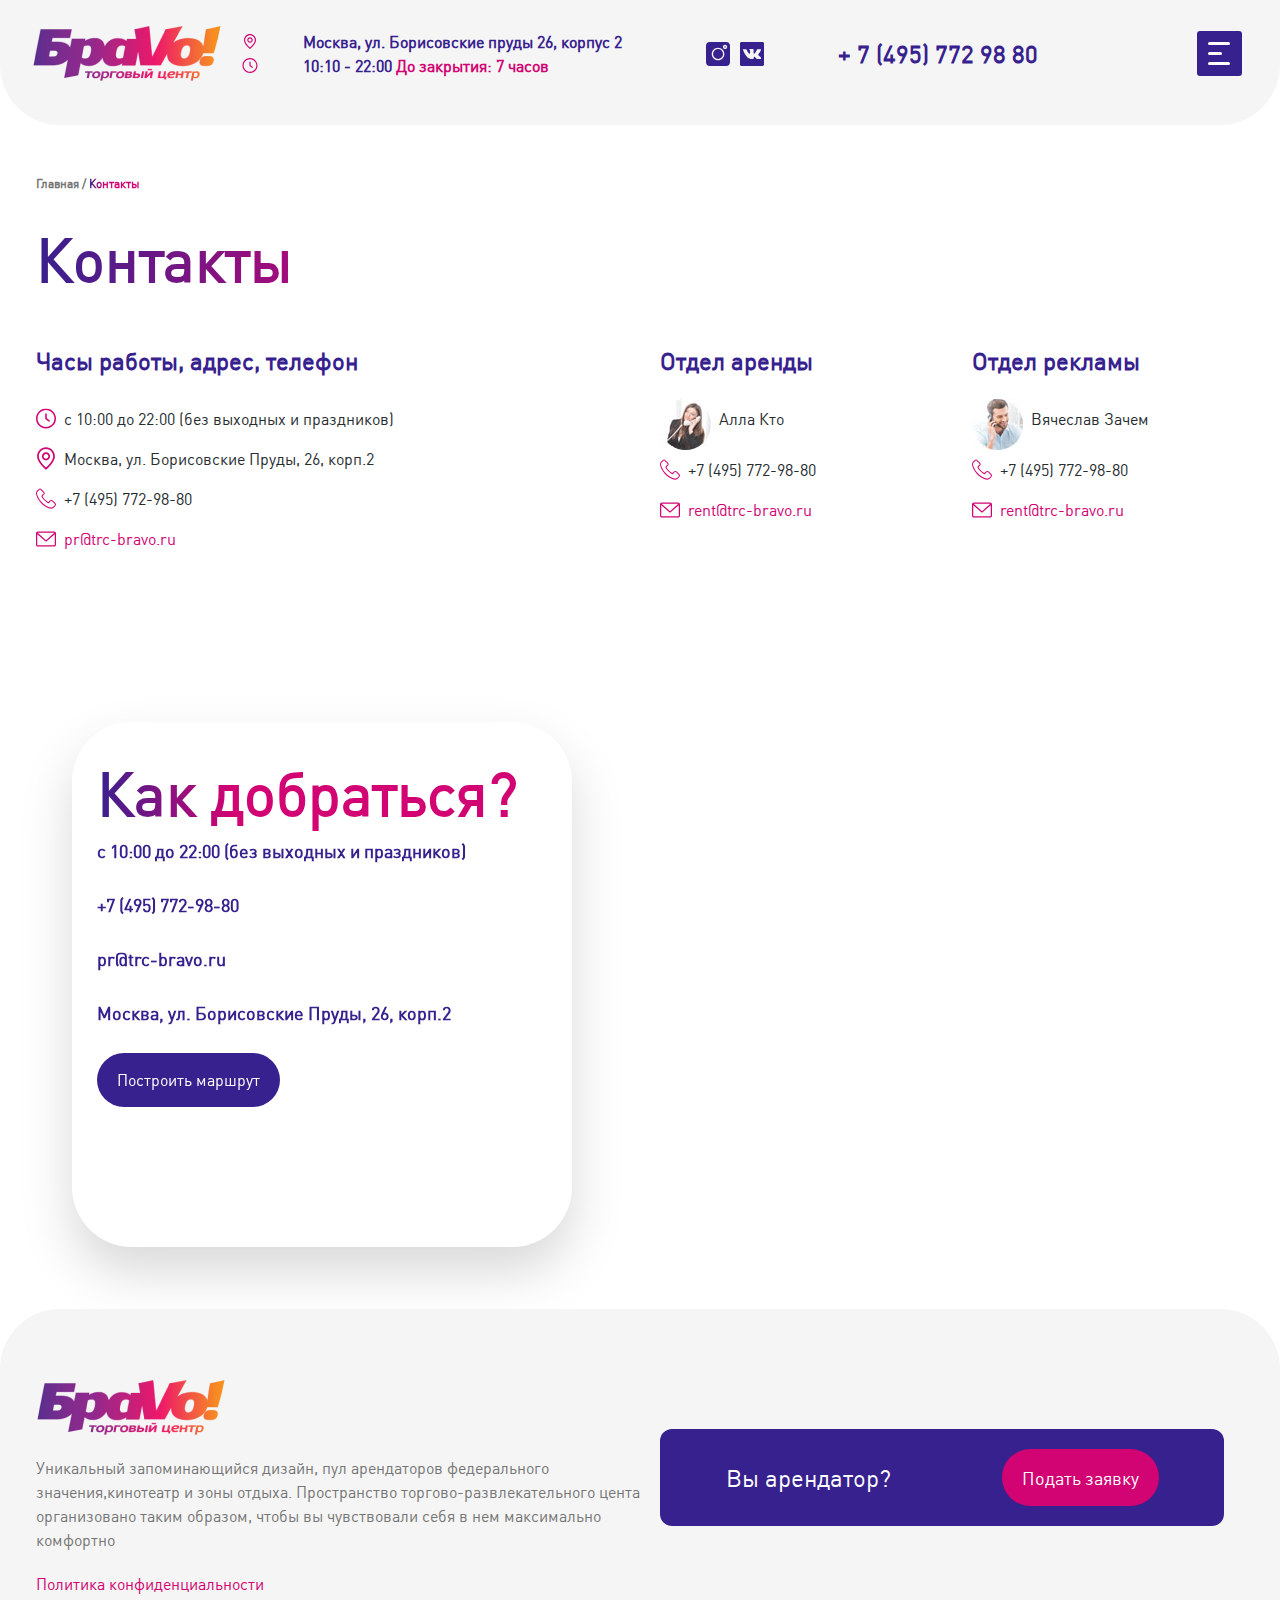
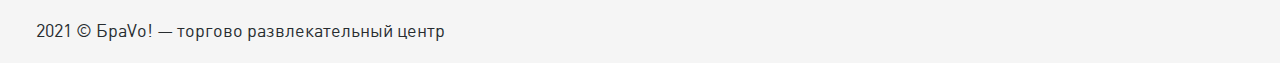
<file: contacts.html>
<!DOCTYPE html><html lang="en"><head><meta charset="utf-8"><title>Контакты</title><meta name="description" content=" "><meta name="viewport" content="width=device-width, initial-scale=1.0"><meta name="viewport" content="width=device-width, initial-scale=1.0,user-scalable=no"><link rel="icon" href="favicon.ico"><script defer src="js/app.js"></script><link href="css/app.css" rel="stylesheet"></head><body class="debug-screens"><div class="wrapper"><div class="wrapper-page"><div class="drop-down-menu" id="ddmenu"><div class="closebtn"><div id="ddmenuoff"><svg width="30" height="30" viewBox="0 0 30 30" fill="none" xmlns="http://www.w3.org/2000/svg">
<path d="M16.6569 15.001L29.6563 2.00155C30.114 1.54388 30.114 0.801849 29.6563 0.344233C29.1986 -0.113384 28.4566 -0.113442 27.999 0.344233L14.9995 13.3437L2.00009 0.344233C1.54241 -0.113442 0.800384 -0.113442 0.342768 0.344233C-0.114848 0.801908 -0.114907 1.54394 0.342768 2.00155L13.3422 15.001L0.342768 28.0004C-0.114907 28.4581 -0.114907 29.2001 0.342768 29.6578C0.571576 29.8866 0.871517 30.0009 1.17146 30.0009C1.4714 30.0009 1.77128 29.8866 2.00015 29.6578L14.9995 16.6583L27.9989 29.6578C28.2277 29.8866 28.5277 30.0009 28.8276 30.0009C29.1275 30.0009 29.4274 29.8866 29.6563 29.6578C30.114 29.2001 30.114 28.458 29.6563 28.0004L16.6569 15.001Z" fill="white"/>
</svg></div></div><div class="container text-white"><div class="row"> <div> <div class="text-16px flex gap-3"><svg width="13" height="15" viewBox="0 0 13 15" fill="none" xmlns="http://www.w3.org/2000/svg">
<path d="M6.50043 3.22447C4.96492 3.22447 3.71568 4.47372 3.71568 6.00923C3.71568 7.54474 4.96492 8.79398 6.50043 8.79398C8.03593 8.79398 9.28518 7.54474 9.28518 6.00923C9.28518 4.47372 8.03596 3.22447 6.50043 3.22447ZM6.50043 7.62146C5.61145 7.62146 4.8882 6.89821 4.8882 6.00923C4.8882 5.12024 5.61145 4.39699 6.50043 4.39699C7.38941 4.39699 8.11266 5.12024 8.11266 6.00923C8.11266 6.89821 7.38941 7.62146 6.50043 7.62146Z" fill="white"/>
<path d="M6.50044 0C3.18693 0 0.491211 2.69575 0.491211 6.00923V6.17534C0.491211 7.85112 1.45197 9.80394 3.34689 11.9794C4.72057 13.5565 6.07505 14.6562 6.132 14.7023L6.50044 15L6.86888 14.7023C6.92586 14.6563 8.28034 13.5566 9.65398 11.9795C11.5489 9.80394 12.5097 7.85115 12.5097 6.17537V6.00926C12.5097 2.69575 9.81395 0 6.50044 0ZM11.3371 6.17537C11.3371 9.00735 7.68819 12.4355 6.50044 13.4762C5.31236 12.4352 1.66373 9.00715 1.66373 6.17537V6.00926C1.66373 3.3423 3.83349 1.17255 6.50044 1.17255C9.16739 1.17255 11.3371 3.3423 11.3371 6.00926V6.17537Z" fill="white"/>
</svg><a href="https://www.google.com/search?q=%D0%9C%D0%BE%D1%81%D0%BA%D0%B2%D0%B0%2C+%D1%83%D0%BB.+%D0%91%D0%BE%D1%80%D0%B8%D1%81%D0%BE%D0%B2%D1%81%D0%BA%D0%B8%D0%B5+%D0%BF%D1%80%D1%83%D0%B4%D1%8B+26%2C+%D0%BA%D0%BE%D1%80%D0%BF%D1%83%D1%81+2&amp;oq=%D0%9C%D0%BE%D1%81%D0%BA%D0%B2%D0%B0%2C+%D1%83%D0%BB.+%D0%91%D0%BE%D1%80%D0%B8%D1%81%D0%BE%D0%B2%D1%81%D0%BA%D0%B8%D0%B5+%D0%BF%D1%80%D1%83%D0%B4%D1%8B+26%2C+%D0%BA%D0%BE%D1%80%D0%BF%D1%83%D1%81+2&amp;aqs=chrome..69i57j33i22i29i30.768j0j7&amp;sourceid=chrome&amp;ie=UTF-8">Москва, ул. Борисовские пруды 26, корпус 2 </a></div><div class="text-16px flex gap-3"><svg width="15" height="15" viewBox="0 0 15 15" fill="none" xmlns="http://www.w3.org/2000/svg">
<path d="M10.1723 8.82467L8.08086 7.25611V4.06094C8.08086 3.73967 7.82117 3.47998 7.4999 3.47998C7.17863 3.47998 6.91895 3.73967 6.91895 4.06094V7.54662C6.91895 7.72961 7.00493 7.90217 7.15133 8.01139L9.4751 9.75423C9.57966 9.83266 9.70168 9.87042 9.82309 9.87042C10.0003 9.87042 10.1746 9.79082 10.2884 9.63745C10.4814 9.38122 10.4291 9.01697 10.1723 8.82467Z" fill="white"/>
<path d="M7.5 0C3.36425 0 0 3.36425 0 7.5C0 11.6358 3.36425 15 7.5 15C11.6358 15 15 11.6358 15 7.5C15 3.36425 11.6358 0 7.5 0ZM7.5 13.8381C4.00562 13.8381 1.16188 10.9944 1.16188 7.5C1.16188 4.00562 4.00562 1.16188 7.5 1.16188C10.995 1.16188 13.8381 4.00562 13.8381 7.5C13.8381 10.9944 10.9944 13.8381 7.5 13.8381Z" fill="white"/>
</svg><div>10:00 - 22:00 <div id="time2">n </div></div></div></div><div class="gap-3 hidden sm:flex flex-col xl:flex-row justify-center"><a class="x text-24px bold" href="tel:+7(495)772 98 80">+7(495)772 98 80</a><div style="display:flex;gap:10px;"><a href="https://vk.com/bravotrc"><svg width="35" height="35" viewBox="0 0 35 35" fill="none" xmlns="http://www.w3.org/2000/svg">
<g clip-path="url(#clip0_663_3097)">
<path d="M32.7697 0H2.2352C1.00028 0 0 1.00028 0 2.23273V32.7673C0 33.9997 1.00028 35 2.2352 35H32.7673C33.9997 35 35 33.9997 35 32.7673V2.23273C35.0025 0.997812 34.0022 0 32.7697 0ZM29.0329 21.327C29.6726 21.979 31.0606 23.0732 30.8087 24.1871C30.5765 25.2096 29.0502 24.8366 27.5683 24.8959C25.8764 24.9675 24.8737 25.0046 23.8561 24.1871C23.377 23.7993 23.0954 23.3399 22.636 22.8262C22.2186 22.3619 21.6925 21.5295 20.9763 21.5616C19.6895 21.6259 20.0921 23.419 19.6352 24.6415C12.4825 25.7678 9.61012 21.3492 7.07607 17.0616C5.84856 14.9845 4.07522 10.524 4.07522 10.524L9.13344 10.5067C9.13344 10.5067 10.7561 13.4581 11.1859 14.2188C11.5514 14.8659 11.954 15.3796 12.3689 15.9576C12.7172 16.4367 13.2679 17.3753 13.8706 17.2987C14.8511 17.1727 15.0289 13.3692 14.4214 12.0948C14.1793 11.5786 13.5989 11.3983 12.9987 11.2229C13.2013 9.94355 18.6719 9.67681 19.5561 10.6697C20.8404 12.1121 18.667 16.128 20.4255 17.2987C22.8953 16.0045 25.0046 10.5857 25.0046 10.5857L30.9272 10.6228C30.9272 10.6228 30.0011 13.552 29.0304 14.8511C28.4648 15.6118 26.5877 17.3061 26.6618 18.5633C26.7211 19.5586 28.2475 20.5268 29.0329 21.327Z" fill="white"/>
</g>
<defs>
<clipPath id="clip0_663_3097">
<rect width="35" height="35" fill="white"/>
</clipPath>
</defs>
</svg></a><a href="#"><svg width="35" height="35" viewBox="0 0 35 35" fill="none" xmlns="http://www.w3.org/2000/svg">
<path d="M29.873 0H5.12695C2.30019 0 0 2.30019 0 5.12695V29.873C0 32.6998 2.30019 35 5.12695 35H29.873C32.6998 35 35 32.6998 35 29.873V5.12695C35 2.30019 32.6998 0 29.873 0ZM17.5684 26.6602C12.4796 26.6602 8.33984 22.5204 8.33984 17.4316C8.33984 12.3429 12.4796 8.20312 17.5684 8.20312C22.6571 8.20312 26.7969 12.3429 26.7969 17.4316C26.7969 22.5204 22.6571 26.6602 17.5684 26.6602ZM27.8223 10.2539C26.1261 10.2539 24.7461 8.8739 24.7461 7.17773C24.7461 5.48157 26.1261 4.10156 27.8223 4.10156C29.5184 4.10156 30.8984 5.48157 30.8984 7.17773C30.8984 8.8739 29.5184 10.2539 27.8223 10.2539Z" fill="white"/>
<path d="M27.8223 6.15234C27.2564 6.15234 26.7969 6.6119 26.7969 7.17773C26.7969 7.74357 27.2564 8.20312 27.8223 8.20312C28.3881 8.20312 28.8477 7.74357 28.8477 7.17773C28.8477 6.6119 28.3881 6.15234 27.8223 6.15234Z" fill="white"/>
<path d="M17.5684 10.2539C13.611 10.2539 10.3906 13.4743 10.3906 17.4316C10.3906 21.389 13.611 24.6094 17.5684 24.6094C21.5257 24.6094 24.7461 21.389 24.7461 17.4316C24.7461 13.4743 21.5257 10.2539 17.5684 10.2539Z" fill="white"/>
</svg></a></div></div></div><div class="grid text-32px text-white text-center grid-cols-1 xl:grid-cols-4"><a href="/shops.html">Магазины</a><a href="/rent.html">Арендаторам</a><a href="/contacts.html">Контакты</a><a href="/about.html">О ТРЦ</a></div></div></div><header class="text-dblue bold" id="header"><a href=".."><img class="justify-self-start" src="/assets/img/Logo.png"></a><div class="info-block hidden lg:grid "><div class="fix"><svg width="13" height="15" viewBox="0 0 13 15" fill="none" xmlns="http://www.w3.org/2000/svg">
<path d="M6.50043 3.22447C4.96492 3.22447 3.71568 4.47372 3.71568 6.00923C3.71568 7.54474 4.96492 8.79398 6.50043 8.79398C8.03593 8.79398 9.28518 7.54474 9.28518 6.00923C9.28518 4.47372 8.03596 3.22447 6.50043 3.22447ZM6.50043 7.62146C5.61145 7.62146 4.8882 6.89821 4.8882 6.00923C4.8882 5.12024 5.61145 4.39699 6.50043 4.39699C7.38941 4.39699 8.11266 5.12024 8.11266 6.00923C8.11266 6.89821 7.38941 7.62146 6.50043 7.62146Z" fill="#D20373"/>
<path d="M6.50044 0C3.18693 0 0.491211 2.69575 0.491211 6.00923V6.17534C0.491211 7.85112 1.45197 9.80394 3.34689 11.9794C4.72057 13.5565 6.07505 14.6562 6.132 14.7023L6.50044 15L6.86888 14.7023C6.92586 14.6563 8.28034 13.5566 9.65398 11.9795C11.5489 9.80394 12.5097 7.85115 12.5097 6.17537V6.00926C12.5097 2.69575 9.81395 0 6.50044 0ZM11.3371 6.17537C11.3371 9.00735 7.68819 12.4355 6.50044 13.4762C5.31236 12.4352 1.66373 9.00715 1.66373 6.17537V6.00926C1.66373 3.3423 3.83349 1.17255 6.50044 1.17255C9.16739 1.17255 11.3371 3.3423 11.3371 6.00926V6.17537Z" fill="#D20373"/>
</svg></div><a class="text-dblue bold" href="https://www.google.com/search?q=%D0%9C%D0%BE%D1%81%D0%BA%D0%B2%D0%B0%2C+%D1%83%D0%BB.+%D0%91%D0%BE%D1%80%D0%B8%D1%81%D0%BE%D0%B2%D1%81%D0%BA%D0%B8%D0%B5+%D0%BF%D1%80%D1%83%D0%B4%D1%8B+26%2C+%D0%BA%D0%BE%D1%80%D0%BF%D1%83%D1%81+2&amp;oq=%D0%9C%D0%BE%D1%81%D0%BA%D0%B2%D0%B0%2C+%D1%83%D0%BB.+%D0%91%D0%BE%D1%80%D0%B8%D1%81%D0%BE%D0%B2%D1%81%D0%BA%D0%B8%D0%B5+%D0%BF%D1%80%D1%83%D0%B4%D1%8B+26%2C+%D0%BA%D0%BE%D1%80%D0%BF%D1%83%D1%81+2&amp;aqs=chrome..69i57j33i22i29i30.768j0j7&amp;sourceid=chrome&amp;ie=UTF-8">Москва, ул. Борисовские пруды 26, корпус 2</a><div class="fix"><svg width="15" height="15" viewBox="0 0 15 15" fill="blue" xmlns="http://www.w3.org/2000/svg">
<path d="M10.1723 8.82442L8.08086 7.25587V4.06069C8.08086 3.73942 7.82117 3.47974 7.4999 3.47974C7.17863 3.47974 6.91895 3.73942 6.91895 4.06069V7.54638C6.91895 7.72937 7.00493 7.90192 7.15133 8.01114L9.4751 9.75398C9.57966 9.83241 9.70168 9.87018 9.82309 9.87018C10.0003 9.87018 10.1746 9.79058 10.2884 9.63721C10.4814 9.38098 10.4291 9.01673 10.1723 8.82442Z" fill="#D20373"/>
<path d="M7.5 0C3.36425 0 0 3.36425 0 7.5C0 11.6358 3.36425 15 7.5 15C11.6358 15 15 11.6358 15 7.5C15 3.36425 11.6358 0 7.5 0ZM7.5 13.8381C4.00562 13.8381 1.16188 10.9944 1.16188 7.5C1.16188 4.00562 4.00562 1.16188 7.5 1.16188C10.995 1.16188 13.8381 4.00562 13.8381 7.5C13.8381 10.9944 10.9944 13.8381 7.5 13.8381Z" fill="#D20373"/>
</svg></div><span>10:10 - 22:00 <span class="text-magenta"> <span id="time">n</span></span></span></div><div class="hidden lg:hidden xl:flex" style="display:flex;gap:10px"><a href="#"><svg width="24" height="24" viewBox="0 0 24 24" fill="none" xmlns="http://www.w3.org/2000/svg">
<path d="M20.4844 0H3.51562C1.57727 0 0 1.57727 0 3.51562V20.4844C0 22.4227 1.57727 24 3.51562 24H20.4844C22.4227 24 24 22.4227 24 20.4844V3.51562C24 1.57727 22.4227 0 20.4844 0ZM12.0469 18.2812C8.55743 18.2812 5.71875 15.4426 5.71875 11.9531C5.71875 8.46368 8.55743 5.625 12.0469 5.625C15.5363 5.625 18.375 8.46368 18.375 11.9531C18.375 15.4426 15.5363 18.2812 12.0469 18.2812ZM19.0781 7.03125C17.915 7.03125 16.9688 6.08496 16.9688 4.92188C16.9688 3.75879 17.915 2.8125 19.0781 2.8125C20.2412 2.8125 21.1875 3.75879 21.1875 4.92188C21.1875 6.08496 20.2412 7.03125 19.0781 7.03125Z" fill="#37218E"/>
<path d="M19.0781 4.21875C18.6901 4.21875 18.375 4.53387 18.375 4.92188C18.375 5.30988 18.6901 5.625 19.0781 5.625C19.4661 5.625 19.7812 5.30988 19.7812 4.92188C19.7812 4.53387 19.4661 4.21875 19.0781 4.21875Z" fill="#37218E"/>
<path d="M12.0469 7.03125C9.33325 7.03125 7.125 9.2395 7.125 11.9531C7.125 14.6667 9.33325 16.875 12.0469 16.875C14.7605 16.875 16.9688 14.6667 16.9688 11.9531C16.9688 9.2395 14.7605 7.03125 12.0469 7.03125Z" fill="#37218E"/>
</svg></a><a href="https://vk.com/bravotrc"><svg width="24" height="24" viewBox="0 0 24 24" fill="none" xmlns="http://www.w3.org/2000/svg">
<g clip-path="url(#clip0_629_3203)">
<path d="M22.4707 0H1.53271C0.685908 0 0 0.685908 0 1.53101V22.469C0 23.3141 0.685908 24 1.53271 24H22.469C23.3141 24 24 23.3141 24 22.469V1.53101C24.0017 0.684214 23.3158 0 22.4707 0ZM19.9083 14.6242C20.3469 15.0713 21.2987 15.8216 21.126 16.5854C20.9668 17.2866 19.9201 17.0308 18.904 17.0715C17.7438 17.1206 17.0562 17.146 16.3585 16.5854C16.0299 16.3195 15.8369 16.0045 15.5218 15.6522C15.2356 15.3339 14.8749 14.7631 14.3837 14.7851C13.5014 14.8292 13.7774 16.0587 13.4641 16.897C8.55945 17.6693 6.5898 14.6395 4.85216 11.6994C4.01044 10.2751 2.79444 7.21643 2.79444 7.21643L6.26293 7.20457C6.26293 7.20457 7.37563 9.22843 7.67031 9.75005C7.92097 10.1938 8.19702 10.546 8.48155 10.9423C8.72034 11.2709 9.09802 11.9145 9.51126 11.862C10.1836 11.7756 10.3056 9.16745 9.88893 8.29356C9.72296 7.9396 9.32496 7.81596 8.91341 7.69572C9.05229 6.81843 12.8036 6.63552 13.4099 7.31635C14.2906 8.30541 12.8002 11.0592 14.0061 11.862C15.6997 10.9745 17.146 7.25877 17.146 7.25877L21.2073 7.28417C21.2073 7.28417 20.5722 9.29278 19.9066 10.1836C19.5187 10.7052 18.2316 11.8671 18.2824 12.7291C18.3231 13.4116 19.3697 14.0755 19.9083 14.6242Z" fill="#37218E"/>
</g>
<defs>
<clipPath id="clip0_629_3203">
<rect width="24" height="24" fill="white"/>
</clipPath>
</defs>
</svg></a></div><a class="text-24px hidden lg:hidden xl:block" href="tel:+74957729880">+ 7 (495) 772 98 80</a><div class="justify-self-end" id="ddmenuon"><svg  class="sm:justify-end" width="45" height="45" viewBox="0 0 45 45" fill="none" xmlns="http://www.w3.org/2000/svg">
<rect width="45" height="45" rx="3" fill="#37218E"/>
<rect x="11" y="11" width="22" height="3" rx="1.5" fill="white"/>
<rect x="11" y="31" width="22" height="3" rx="1.5" fill="white"/>
<rect x="11" y="21" width="14" height="3" rx="1.5" fill="white"/>
</svg></div></header><div class="wrapper-content"><div class="bg-bej" style="height:125px;    border-radius: 0 0 60px 60px ;"></div><section class="overflow-hidden"><div class="container"> <div class="text-12px text-grey whitespace-nowrap pb-5 bold">Главная  / <span class="gradient"> Контакты</span></div><div class="gradient bold mb-10 text-40px text-center md:text-60px md:text-left">Контакты</div><div class="grid mb-25 grid-cols-1 gap-10 xl:grid-cols-2"><div><div class="text-24px text-dblue bold pb-5">Часы работы, адрес, телефон</div><div class="leading-10"><div class="flex gap-2 text 18px text-black"> <svg width="20" height="40" viewBox="0 0 20 21" fill="none" xmlns="http://www.w3.org/2000/svg">
<g clip-path="url(#clip0_795_6133)">
<path d="M13.5634 11.8499L10.7748 9.74359V5.45298C10.7748 5.02157 10.4286 4.67285 10.0002 4.67285C9.57184 4.67285 9.22559 5.02157 9.22559 5.45298V10.1337C9.22559 10.3794 9.34023 10.6111 9.53543 10.7578L12.6338 13.0982C12.7732 13.2035 12.9359 13.2542 13.0978 13.2542C13.334 13.2542 13.5664 13.1473 13.7183 12.9414C13.9755 12.5973 13.9058 12.1081 13.5634 11.8499Z" fill="#D20373"/>
<path d="M10 0C4.48566 0 0 4.51765 0 10.0713C0 15.625 4.48566 20.1426 10 20.1426C15.5143 20.1426 20 15.625 20 10.0713C20 4.51765 15.5143 0 10 0ZM10 18.5824C5.34082 18.5824 1.54918 14.7637 1.54918 10.0713C1.54918 5.3789 5.34082 1.56023 10 1.56023C14.66 1.56023 18.4508 5.3789 18.4508 10.0713C18.4508 14.7637 14.6592 18.5824 10 18.5824Z" fill="#D20373"/>
</g>
<defs>
<clipPath id="clip0_795_6133">
<rect width="20" height="20.1426" fill="white"/>
</clipPath>
</defs>
</svg>с 10:00 до 22:00 (без выходных и праздников)</div><div class="flex gap-2 text 18px text-black"> <svg width="18" height="40" viewBox="0 0 18 21" fill="none" xmlns="http://www.w3.org/2000/svg">
<path d="M8.9996 4.32995C6.95226 4.32995 5.2866 6.00749 5.2866 8.06943C5.2866 10.1314 6.95226 11.8089 8.9996 11.8089C11.0469 11.8089 12.7126 10.1314 12.7126 8.06943C12.7126 6.00749 11.047 4.32995 8.9996 4.32995ZM8.9996 10.2344C7.81429 10.2344 6.84995 9.2632 6.84995 8.06943C6.84995 6.87567 7.81429 5.90446 8.9996 5.90446C10.1849 5.90446 11.1492 6.87567 11.1492 8.06943C11.1492 9.2632 10.1849 10.2344 8.9996 10.2344Z" fill="#D20373"/>
<path d="M8.99961 0C4.5816 0 0.987305 3.61996 0.987305 8.06943V8.2925C0.987305 10.5428 2.26832 13.1651 4.79488 16.0865C6.62645 18.2043 8.43242 19.681 8.50836 19.7428L8.99961 20.1426L9.49086 19.7429C9.56684 19.681 11.3728 18.2043 13.2043 16.0865C15.7309 13.1651 17.0119 10.5428 17.0119 8.29254V8.06947C17.0119 3.61996 13.4176 0 8.99961 0ZM15.4486 8.29254C15.4486 12.0954 10.5833 16.6989 8.99961 18.0964C7.41551 16.6985 2.55066 12.0952 2.55066 8.29254V8.06947C2.55066 4.48818 5.44367 1.57455 8.99961 1.57455C12.5555 1.57455 15.4486 4.48818 15.4486 8.06947V8.29254Z" fill="#D20373"/>
</svg>Москва, ул. Борисовские Пруды, 26, корп.2</div><div class="flex gap-2 text 18px text-black"> <svg width="20" height="40" viewBox="0 0 20 21" fill="none" xmlns="http://www.w3.org/2000/svg">
<path d="M4.07569 13.3894C6.04834 15.7643 8.42298 17.6342 11.1333 18.9573C12.1652 19.4498 13.5452 20.0341 15.0827 20.1343C15.1781 20.1384 15.2692 20.1426 15.3646 20.1426C16.3965 20.1426 17.2253 19.7837 17.9008 19.0449C17.905 19.0407 17.9132 19.0324 17.9174 19.024C18.1578 18.7319 18.4313 18.4689 18.7172 18.1893C18.912 18.0015 19.1109 17.8053 19.3016 17.605C20.1843 16.6784 20.1843 15.5014 19.2933 14.604L16.8026 12.0956C16.3799 11.6532 15.8743 11.4194 15.3438 11.4194C14.8134 11.4194 14.3036 11.6532 13.8685 12.0914L12.3849 13.5856C12.2481 13.5063 12.1072 13.4354 11.9746 13.3686C11.8088 13.2851 11.6555 13.2058 11.5187 13.1182C10.1677 12.2542 8.94101 11.1273 7.76819 9.67897C7.17557 8.92351 6.77773 8.2891 6.50006 7.64217C6.88962 7.2874 7.25431 6.91593 7.60657 6.55281C7.7309 6.42343 7.85937 6.29404 7.98784 6.16465C8.43541 5.71389 8.67578 5.19217 8.67578 4.6621C8.67578 4.13203 8.43956 3.61031 7.98784 3.15954L6.75286 1.91576C6.60781 1.76968 6.47105 1.62777 6.33015 1.48169C6.05663 1.19787 5.77068 0.905708 5.48887 0.64276C5.06202 0.22121 4.56057 0 4.03011 0C3.50379 0 2.9982 0.22121 2.55476 0.646934L1.00482 2.20792C0.441211 2.77556 0.122106 3.46423 0.055798 4.26142C-0.0229422 5.25895 0.159404 6.31908 0.631845 7.60043C1.35708 9.58297 2.45116 11.4236 4.07569 13.3894ZM1.06699 4.34907C1.11672 3.79395 1.32807 3.33067 1.72592 2.92998L3.26757 1.37734C3.50793 1.14361 3.77316 1.02257 4.03011 1.02257C4.2829 1.02257 4.53985 1.14361 4.77607 1.38569C5.05373 1.64446 5.31482 1.91576 5.59662 2.20375C5.73753 2.34983 5.88257 2.49591 6.02762 2.64617L7.2626 3.88995C7.51954 4.14873 7.65216 4.41167 7.65216 4.67045C7.65216 4.92922 7.51954 5.19217 7.2626 5.45094C7.13413 5.58033 7.00566 5.71389 6.87719 5.84327C6.49177 6.23561 6.13123 6.60707 5.73338 6.96184C5.72509 6.97019 5.72095 6.97437 5.71266 6.98271C5.36869 7.32914 5.42256 7.65886 5.50545 7.90929C5.50959 7.92181 5.51374 7.93016 5.51788 7.94268C5.83699 8.71483 6.28042 9.44941 6.9725 10.3259C8.21577 11.8702 9.52534 13.0681 10.9675 13.9905C11.1457 14.1073 11.3364 14.1992 11.5146 14.291C11.6803 14.3745 11.8337 14.4538 11.9704 14.5414C11.987 14.5498 11.9994 14.5581 12.016 14.5664C12.1528 14.6374 12.2854 14.6708 12.418 14.6708C12.7495 14.6708 12.965 14.4579 13.0355 14.387L14.5854 12.826C14.8258 12.5839 15.0869 12.4545 15.3438 12.4545C15.6588 12.4545 15.9157 12.6507 16.0774 12.826L18.5763 15.3386C19.0736 15.8394 19.0695 16.382 18.5639 16.9121C18.3898 17.0999 18.2075 17.2794 18.0127 17.4672C17.7226 17.751 17.4201 18.0432 17.1466 18.3729C16.67 18.8905 16.1022 19.1326 15.3687 19.1326C15.2982 19.1326 15.2236 19.1284 15.1532 19.1242C13.7939 19.0366 12.5299 18.5023 11.5809 18.0474C9.00317 16.7911 6.74043 15.0089 4.86309 12.7467C3.3173 10.8727 2.2771 9.12803 1.58916 7.25818C1.16231 6.1104 1.00068 5.18799 1.06699 4.34907Z" fill="#D20373"/>
</svg>+7 (495) 772-98-80</div><div class="flex gap-2 text 18px text-magenta"> <svg width="20" height="40" viewBox="0 0 20 16" fill="none" xmlns="http://www.w3.org/2000/svg">
<path d="M18.125 0.517822H1.87501C0.841067 0.517822 0 1.36489 0 2.4062V13.7364C0 14.7777 0.841067 15.6248 1.87501 15.6248H18.125C19.1589 15.6248 20 14.7777 20 13.7364V2.4062C20 1.36489 19.1589 0.517822 18.125 0.517822ZM18.125 1.77673C18.2099 1.77673 18.2907 1.79447 18.3645 1.82546L10 9.12675L1.63542 1.82546C1.70927 1.79452 1.79005 1.77673 1.87497 1.77673H18.125ZM18.125 14.3658H1.87501C1.53017 14.3658 1.24999 14.0837 1.24999 13.7364V3.15551L9.59045 10.4354C9.70826 10.5381 9.85413 10.5891 10 10.5891C10.1459 10.5891 10.2917 10.5381 10.4096 10.4354L18.75 3.15551V13.7364C18.75 14.0837 18.4698 14.3658 18.125 14.3658Z" fill="#D20373"/>
</svg>pr@trc-bravo.ru</div></div></div><div> <div class="grid grid-cols-1 sm:grid-cols-2  gap-10"><div><div class="text-24px text-dblue bold pb-5">Отдел аренды</div><div class="leading-10"><div class="flex gap-2 text 18px text-black"> <img src="../assets/img/baba.png">Алла Кто</div><div class="flex gap-2 text 18px text-black"> <svg width="20" height="40" viewBox="0 0 20 21" fill="none" xmlns="http://www.w3.org/2000/svg">
<path d="M4.07569 13.3894C6.04834 15.7643 8.42298 17.6342 11.1333 18.9573C12.1652 19.4498 13.5452 20.0341 15.0827 20.1343C15.1781 20.1384 15.2692 20.1426 15.3646 20.1426C16.3965 20.1426 17.2253 19.7837 17.9008 19.0449C17.905 19.0407 17.9132 19.0324 17.9174 19.024C18.1578 18.7319 18.4313 18.4689 18.7172 18.1893C18.912 18.0015 19.1109 17.8053 19.3016 17.605C20.1843 16.6784 20.1843 15.5014 19.2933 14.604L16.8026 12.0956C16.3799 11.6532 15.8743 11.4194 15.3438 11.4194C14.8134 11.4194 14.3036 11.6532 13.8685 12.0914L12.3849 13.5856C12.2481 13.5063 12.1072 13.4354 11.9746 13.3686C11.8088 13.2851 11.6555 13.2058 11.5187 13.1182C10.1677 12.2542 8.94101 11.1273 7.76819 9.67897C7.17557 8.92351 6.77773 8.2891 6.50006 7.64217C6.88962 7.2874 7.25431 6.91593 7.60657 6.55281C7.7309 6.42343 7.85937 6.29404 7.98784 6.16465C8.43541 5.71389 8.67578 5.19217 8.67578 4.6621C8.67578 4.13203 8.43956 3.61031 7.98784 3.15954L6.75286 1.91576C6.60781 1.76968 6.47105 1.62777 6.33015 1.48169C6.05663 1.19787 5.77068 0.905708 5.48887 0.64276C5.06202 0.22121 4.56057 0 4.03011 0C3.50379 0 2.9982 0.22121 2.55476 0.646934L1.00482 2.20792C0.441211 2.77556 0.122106 3.46423 0.055798 4.26142C-0.0229422 5.25895 0.159404 6.31908 0.631845 7.60043C1.35708 9.58297 2.45116 11.4236 4.07569 13.3894ZM1.06699 4.34907C1.11672 3.79395 1.32807 3.33067 1.72592 2.92998L3.26757 1.37734C3.50793 1.14361 3.77316 1.02257 4.03011 1.02257C4.2829 1.02257 4.53985 1.14361 4.77607 1.38569C5.05373 1.64446 5.31482 1.91576 5.59662 2.20375C5.73753 2.34983 5.88257 2.49591 6.02762 2.64617L7.2626 3.88995C7.51954 4.14873 7.65216 4.41167 7.65216 4.67045C7.65216 4.92922 7.51954 5.19217 7.2626 5.45094C7.13413 5.58033 7.00566 5.71389 6.87719 5.84327C6.49177 6.23561 6.13123 6.60707 5.73338 6.96184C5.72509 6.97019 5.72095 6.97437 5.71266 6.98271C5.36869 7.32914 5.42256 7.65886 5.50545 7.90929C5.50959 7.92181 5.51374 7.93016 5.51788 7.94268C5.83699 8.71483 6.28042 9.44941 6.9725 10.3259C8.21577 11.8702 9.52534 13.0681 10.9675 13.9905C11.1457 14.1073 11.3364 14.1992 11.5146 14.291C11.6803 14.3745 11.8337 14.4538 11.9704 14.5414C11.987 14.5498 11.9994 14.5581 12.016 14.5664C12.1528 14.6374 12.2854 14.6708 12.418 14.6708C12.7495 14.6708 12.965 14.4579 13.0355 14.387L14.5854 12.826C14.8258 12.5839 15.0869 12.4545 15.3438 12.4545C15.6588 12.4545 15.9157 12.6507 16.0774 12.826L18.5763 15.3386C19.0736 15.8394 19.0695 16.382 18.5639 16.9121C18.3898 17.0999 18.2075 17.2794 18.0127 17.4672C17.7226 17.751 17.4201 18.0432 17.1466 18.3729C16.67 18.8905 16.1022 19.1326 15.3687 19.1326C15.2982 19.1326 15.2236 19.1284 15.1532 19.1242C13.7939 19.0366 12.5299 18.5023 11.5809 18.0474C9.00317 16.7911 6.74043 15.0089 4.86309 12.7467C3.3173 10.8727 2.2771 9.12803 1.58916 7.25818C1.16231 6.1104 1.00068 5.18799 1.06699 4.34907Z" fill="#D20373"/>
</svg>+7 (495) 772-98-80</div><div class="flex gap-2 text 18px text-magenta"> <svg width="20" height="40" viewBox="0 0 20 16" fill="none" xmlns="http://www.w3.org/2000/svg">
<path d="M18.125 0.517822H1.87501C0.841067 0.517822 0 1.36489 0 2.4062V13.7364C0 14.7777 0.841067 15.6248 1.87501 15.6248H18.125C19.1589 15.6248 20 14.7777 20 13.7364V2.4062C20 1.36489 19.1589 0.517822 18.125 0.517822ZM18.125 1.77673C18.2099 1.77673 18.2907 1.79447 18.3645 1.82546L10 9.12675L1.63542 1.82546C1.70927 1.79452 1.79005 1.77673 1.87497 1.77673H18.125ZM18.125 14.3658H1.87501C1.53017 14.3658 1.24999 14.0837 1.24999 13.7364V3.15551L9.59045 10.4354C9.70826 10.5381 9.85413 10.5891 10 10.5891C10.1459 10.5891 10.2917 10.5381 10.4096 10.4354L18.75 3.15551V13.7364C18.75 14.0837 18.4698 14.3658 18.125 14.3658Z" fill="#D20373"/>
</svg>rent@trc-bravo.ru</div></div></div><div> <div class="text-24px text-dblue bold pb-5">Отдел рекламы</div><div class="leading-10"><div class="flex gap-2 text 18px text-black"> <img src="../assets/img/babamuzh.png">Вячеслав Зачем</div><div class="flex gap-2 text 18px text-black"> <svg width="20" height="40" viewBox="0 0 20 21" fill="none" xmlns="http://www.w3.org/2000/svg">
<path d="M4.07569 13.3894C6.04834 15.7643 8.42298 17.6342 11.1333 18.9573C12.1652 19.4498 13.5452 20.0341 15.0827 20.1343C15.1781 20.1384 15.2692 20.1426 15.3646 20.1426C16.3965 20.1426 17.2253 19.7837 17.9008 19.0449C17.905 19.0407 17.9132 19.0324 17.9174 19.024C18.1578 18.7319 18.4313 18.4689 18.7172 18.1893C18.912 18.0015 19.1109 17.8053 19.3016 17.605C20.1843 16.6784 20.1843 15.5014 19.2933 14.604L16.8026 12.0956C16.3799 11.6532 15.8743 11.4194 15.3438 11.4194C14.8134 11.4194 14.3036 11.6532 13.8685 12.0914L12.3849 13.5856C12.2481 13.5063 12.1072 13.4354 11.9746 13.3686C11.8088 13.2851 11.6555 13.2058 11.5187 13.1182C10.1677 12.2542 8.94101 11.1273 7.76819 9.67897C7.17557 8.92351 6.77773 8.2891 6.50006 7.64217C6.88962 7.2874 7.25431 6.91593 7.60657 6.55281C7.7309 6.42343 7.85937 6.29404 7.98784 6.16465C8.43541 5.71389 8.67578 5.19217 8.67578 4.6621C8.67578 4.13203 8.43956 3.61031 7.98784 3.15954L6.75286 1.91576C6.60781 1.76968 6.47105 1.62777 6.33015 1.48169C6.05663 1.19787 5.77068 0.905708 5.48887 0.64276C5.06202 0.22121 4.56057 0 4.03011 0C3.50379 0 2.9982 0.22121 2.55476 0.646934L1.00482 2.20792C0.441211 2.77556 0.122106 3.46423 0.055798 4.26142C-0.0229422 5.25895 0.159404 6.31908 0.631845 7.60043C1.35708 9.58297 2.45116 11.4236 4.07569 13.3894ZM1.06699 4.34907C1.11672 3.79395 1.32807 3.33067 1.72592 2.92998L3.26757 1.37734C3.50793 1.14361 3.77316 1.02257 4.03011 1.02257C4.2829 1.02257 4.53985 1.14361 4.77607 1.38569C5.05373 1.64446 5.31482 1.91576 5.59662 2.20375C5.73753 2.34983 5.88257 2.49591 6.02762 2.64617L7.2626 3.88995C7.51954 4.14873 7.65216 4.41167 7.65216 4.67045C7.65216 4.92922 7.51954 5.19217 7.2626 5.45094C7.13413 5.58033 7.00566 5.71389 6.87719 5.84327C6.49177 6.23561 6.13123 6.60707 5.73338 6.96184C5.72509 6.97019 5.72095 6.97437 5.71266 6.98271C5.36869 7.32914 5.42256 7.65886 5.50545 7.90929C5.50959 7.92181 5.51374 7.93016 5.51788 7.94268C5.83699 8.71483 6.28042 9.44941 6.9725 10.3259C8.21577 11.8702 9.52534 13.0681 10.9675 13.9905C11.1457 14.1073 11.3364 14.1992 11.5146 14.291C11.6803 14.3745 11.8337 14.4538 11.9704 14.5414C11.987 14.5498 11.9994 14.5581 12.016 14.5664C12.1528 14.6374 12.2854 14.6708 12.418 14.6708C12.7495 14.6708 12.965 14.4579 13.0355 14.387L14.5854 12.826C14.8258 12.5839 15.0869 12.4545 15.3438 12.4545C15.6588 12.4545 15.9157 12.6507 16.0774 12.826L18.5763 15.3386C19.0736 15.8394 19.0695 16.382 18.5639 16.9121C18.3898 17.0999 18.2075 17.2794 18.0127 17.4672C17.7226 17.751 17.4201 18.0432 17.1466 18.3729C16.67 18.8905 16.1022 19.1326 15.3687 19.1326C15.2982 19.1326 15.2236 19.1284 15.1532 19.1242C13.7939 19.0366 12.5299 18.5023 11.5809 18.0474C9.00317 16.7911 6.74043 15.0089 4.86309 12.7467C3.3173 10.8727 2.2771 9.12803 1.58916 7.25818C1.16231 6.1104 1.00068 5.18799 1.06699 4.34907Z" fill="#D20373"/>
</svg>+7 (495) 772-98-80</div><div class="flex gap-2 text 18px text-magenta"> <svg width="20" height="40" viewBox="0 0 20 16" fill="none" xmlns="http://www.w3.org/2000/svg">
<path d="M18.125 0.517822H1.87501C0.841067 0.517822 0 1.36489 0 2.4062V13.7364C0 14.7777 0.841067 15.6248 1.87501 15.6248H18.125C19.1589 15.6248 20 14.7777 20 13.7364V2.4062C20 1.36489 19.1589 0.517822 18.125 0.517822ZM18.125 1.77673C18.2099 1.77673 18.2907 1.79447 18.3645 1.82546L10 9.12675L1.63542 1.82546C1.70927 1.79452 1.79005 1.77673 1.87497 1.77673H18.125ZM18.125 14.3658H1.87501C1.53017 14.3658 1.24999 14.0837 1.24999 13.7364V3.15551L9.59045 10.4354C9.70826 10.5381 9.85413 10.5891 10 10.5891C10.1459 10.5891 10.2917 10.5381 10.4096 10.4354L18.75 3.15551V13.7364C18.75 14.0837 18.4698 14.3658 18.125 14.3658Z" fill="#D20373"/>
</svg>rent@trc-bravo.ru</div></div></div></div></div></div></div><section class="relative" id="mapsection" style="margin-bottom:-50px;"><div class="mapblock" id="mapblock"><div class="gradient bold text-40px md:text-60px">Как добраться?</div><div class="text-18px text-dblue bold">с 10:00 до 22:00 (без выходных и праздников) <br><br><a href="tel:+7 (495) 772-98-80">+7 (495) 772-98-80</a><br><br><a href="pr@trc-bravo.ru">pr@trc-bravo.ru</a><br><br>Москва, ул. Борисовские Пруды, 26, корп.2<br><br></div><div class="button bg-dblue text-white"> <a href="https://yandex.ru/maps/213/moscow/?indoorLevel=1&amp;ll=37.760739%2C55.638299&amp;mode=routes&amp;rtext=~55.639034%2C37.759228&amp;rtt=auto&amp;ruri=~ymapsbm1%3A%2F%2Fgeo%3Fdata%3DCgk3NzQ4NDQ0NDUST9Cg0L7RgdGB0LjRjywg0JzQvtGB0LrQstCwLCDRg9C70LjRhtCwINCR0L7RgNC40YHQvtCy0YHQutC40LUg0J%252FRgNGD0LTRiywgMjbRgTIiCg10CRdCFV%252BOXkI%253D&amp;z=17">Построить маршрут</a></div></div><div class="boxmap" id="boxmap"><script type="text/javascript" charset="utf-8" async src="https://api-maps.yandex.ru/services/constructor/1.0/js/?um=constructor%3A10b27be03bc48ab537b5d51d4332ccab9aa32cbf221aef52b70ed2707f6d585e&amp;width=100%25&amp;height=100%&amp;lang=ru_RU&amp;scroll=true"></script></div></section></section></div><footer class="bg-bej"><div class="container"> <div class="block md:grid grid-cols-2"><div class="text-16px"><img class="my-5" src="/assets/img/Logo.png"><div class="text-grey my-5"> Уникальный запоминающийся дизайн, пул арендаторов 
федерального значения,кинотеатр и зоны отдыха. Пространство 
торгово-развлекательного цента организовано таким образом, 
чтобы вы чувствовали себя в нем максимально комфортно</div><a class="text-magenta my-5" href="https://www.gnivc.ru/on_gnivts/information_disclosure/pdp/#:~:text=%D0%9F%D0%BE%D0%BB%D0%B8%D1%82%D0%B8%D0%BA%D0%B0%20%D0%BA%D0%BE%D0%BD%D1%84%D0%B8%D0%B4%D0%B5%D0%BD%D1%86%D0%B8%D0%B0%D0%BB%D1%8C%D0%BD%D0%BE%D1%81%D1%82%D0%B8%20%D0%BE%D0%BF%D1%80%D0%B5%D0%B4%D0%B5%D0%BB%D1%8F%D0%B5%D1%82%20%D0%BE%D1%81%D0%BD%D0%BE%D0%B2%D0%BD%D1%8B%D0%B5%20%D1%86%D0%B5%D0%BB%D0%B8,%D0%B7%D0%B0%D1%89%D0%B8%D1%82%D0%B5%20%D0%BF%D0%B5%D1%80%D1%81%D0%BE%D0%BD%D0%B0%D0%BB%D1%8C%D0%BD%D1%8B%D1%85%20%D0%B4%D0%B0%D0%BD%D0%BD%D1%8B%D1%85%20%D0%9F%D0%BE%D0%BB%D1%8C%D0%B7%D0%BE%D0%B2%D0%B0%D1%82%D0%B5%D0%BB%D0%B5%D0%B9%20%D0%A1%D0%B0%D0%B9%D1%82%D0%B0.">Политика конфиденциальности</a></div><div class="p-0 md:p-5 my-auto"><div class="bg-dblue p-5 rounded-xl items-center text-center"><div class="flex gap-5 align-center w-fit m-auto flex-col md:w-auto xl:flex-row xl:m-0 "><div class="text-white text-24px xl:m-auto">Вы арендатор?</div><div class="button bg-magenta text-white text-18px m-auto "><a href="/rent_request.html">Подать заявку</a></div></div></div></div></div><div class="text-black text-18px pb-5 pt-5">2021 © БраVо! — торгово развлекательный центр</div></div></footer></div></div></body></html>
</file>
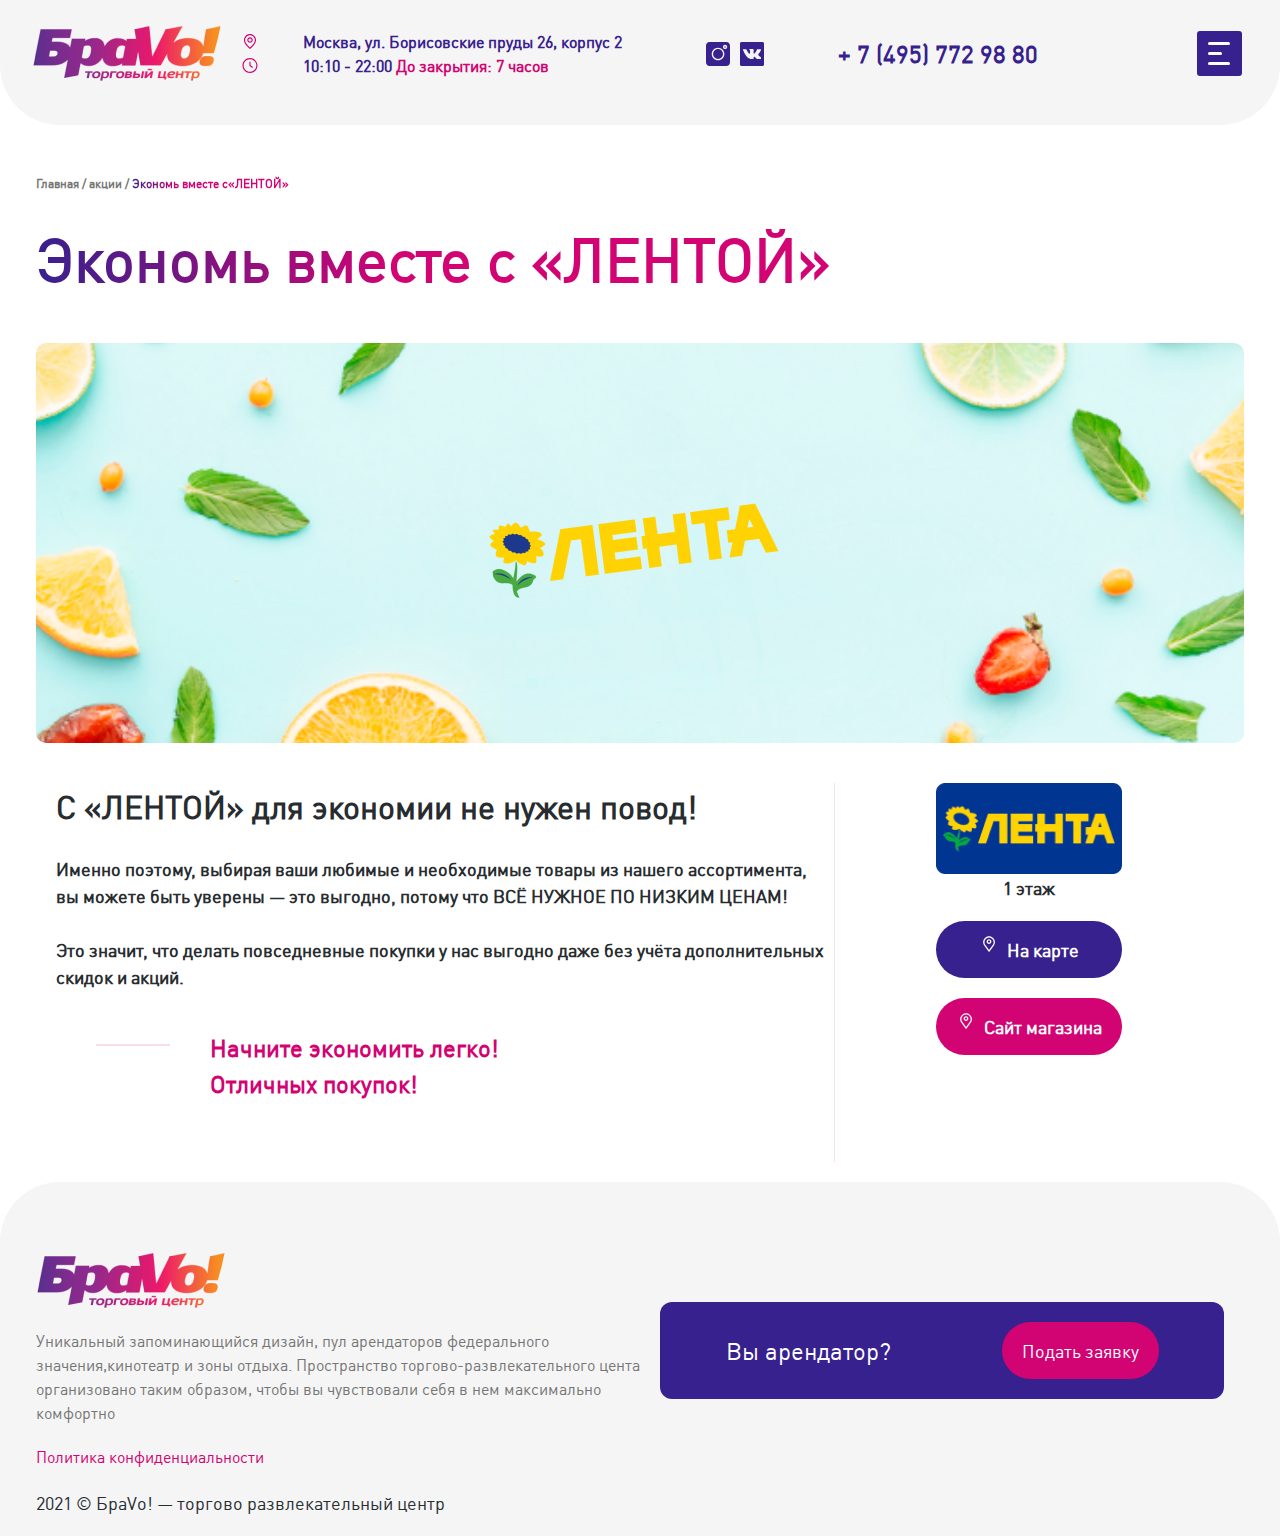
<file: news_detail.html>
<!DOCTYPE html><html lang="en"><head><meta charset="utf-8"><title>Детали новости</title><meta name="description" content="ё вместе с Лентой!"><meta name="viewport" content="width=device-width, initial-scale=1.0"><meta name="viewport" content="width=device-width, initial-scale=1.0,user-scalable=no"><link rel="icon" href="favicon.ico"><script defer src="js/app.js"></script><link href="css/app.css" rel="stylesheet"></head><body class="debug-screens"><div class="wrapper"><div class="wrapper-page"><div class="drop-down-menu" id="ddmenu"><div class="closebtn"><div id="ddmenuoff"><svg width="30" height="30" viewBox="0 0 30 30" fill="none" xmlns="http://www.w3.org/2000/svg">
<path d="M16.6569 15.001L29.6563 2.00155C30.114 1.54388 30.114 0.801849 29.6563 0.344233C29.1986 -0.113384 28.4566 -0.113442 27.999 0.344233L14.9995 13.3437L2.00009 0.344233C1.54241 -0.113442 0.800384 -0.113442 0.342768 0.344233C-0.114848 0.801908 -0.114907 1.54394 0.342768 2.00155L13.3422 15.001L0.342768 28.0004C-0.114907 28.4581 -0.114907 29.2001 0.342768 29.6578C0.571576 29.8866 0.871517 30.0009 1.17146 30.0009C1.4714 30.0009 1.77128 29.8866 2.00015 29.6578L14.9995 16.6583L27.9989 29.6578C28.2277 29.8866 28.5277 30.0009 28.8276 30.0009C29.1275 30.0009 29.4274 29.8866 29.6563 29.6578C30.114 29.2001 30.114 28.458 29.6563 28.0004L16.6569 15.001Z" fill="white"/>
</svg></div></div><div class="container text-white"><div class="row"> <div> <div class="text-16px flex gap-3"><svg width="13" height="15" viewBox="0 0 13 15" fill="none" xmlns="http://www.w3.org/2000/svg">
<path d="M6.50043 3.22447C4.96492 3.22447 3.71568 4.47372 3.71568 6.00923C3.71568 7.54474 4.96492 8.79398 6.50043 8.79398C8.03593 8.79398 9.28518 7.54474 9.28518 6.00923C9.28518 4.47372 8.03596 3.22447 6.50043 3.22447ZM6.50043 7.62146C5.61145 7.62146 4.8882 6.89821 4.8882 6.00923C4.8882 5.12024 5.61145 4.39699 6.50043 4.39699C7.38941 4.39699 8.11266 5.12024 8.11266 6.00923C8.11266 6.89821 7.38941 7.62146 6.50043 7.62146Z" fill="white"/>
<path d="M6.50044 0C3.18693 0 0.491211 2.69575 0.491211 6.00923V6.17534C0.491211 7.85112 1.45197 9.80394 3.34689 11.9794C4.72057 13.5565 6.07505 14.6562 6.132 14.7023L6.50044 15L6.86888 14.7023C6.92586 14.6563 8.28034 13.5566 9.65398 11.9795C11.5489 9.80394 12.5097 7.85115 12.5097 6.17537V6.00926C12.5097 2.69575 9.81395 0 6.50044 0ZM11.3371 6.17537C11.3371 9.00735 7.68819 12.4355 6.50044 13.4762C5.31236 12.4352 1.66373 9.00715 1.66373 6.17537V6.00926C1.66373 3.3423 3.83349 1.17255 6.50044 1.17255C9.16739 1.17255 11.3371 3.3423 11.3371 6.00926V6.17537Z" fill="white"/>
</svg><a href="https://www.google.com/search?q=%D0%9C%D0%BE%D1%81%D0%BA%D0%B2%D0%B0%2C+%D1%83%D0%BB.+%D0%91%D0%BE%D1%80%D0%B8%D1%81%D0%BE%D0%B2%D1%81%D0%BA%D0%B8%D0%B5+%D0%BF%D1%80%D1%83%D0%B4%D1%8B+26%2C+%D0%BA%D0%BE%D1%80%D0%BF%D1%83%D1%81+2&amp;oq=%D0%9C%D0%BE%D1%81%D0%BA%D0%B2%D0%B0%2C+%D1%83%D0%BB.+%D0%91%D0%BE%D1%80%D0%B8%D1%81%D0%BE%D0%B2%D1%81%D0%BA%D0%B8%D0%B5+%D0%BF%D1%80%D1%83%D0%B4%D1%8B+26%2C+%D0%BA%D0%BE%D1%80%D0%BF%D1%83%D1%81+2&amp;aqs=chrome..69i57j33i22i29i30.768j0j7&amp;sourceid=chrome&amp;ie=UTF-8">Москва, ул. Борисовские пруды 26, корпус 2 </a></div><div class="text-16px flex gap-3"><svg width="15" height="15" viewBox="0 0 15 15" fill="none" xmlns="http://www.w3.org/2000/svg">
<path d="M10.1723 8.82467L8.08086 7.25611V4.06094C8.08086 3.73967 7.82117 3.47998 7.4999 3.47998C7.17863 3.47998 6.91895 3.73967 6.91895 4.06094V7.54662C6.91895 7.72961 7.00493 7.90217 7.15133 8.01139L9.4751 9.75423C9.57966 9.83266 9.70168 9.87042 9.82309 9.87042C10.0003 9.87042 10.1746 9.79082 10.2884 9.63745C10.4814 9.38122 10.4291 9.01697 10.1723 8.82467Z" fill="white"/>
<path d="M7.5 0C3.36425 0 0 3.36425 0 7.5C0 11.6358 3.36425 15 7.5 15C11.6358 15 15 11.6358 15 7.5C15 3.36425 11.6358 0 7.5 0ZM7.5 13.8381C4.00562 13.8381 1.16188 10.9944 1.16188 7.5C1.16188 4.00562 4.00562 1.16188 7.5 1.16188C10.995 1.16188 13.8381 4.00562 13.8381 7.5C13.8381 10.9944 10.9944 13.8381 7.5 13.8381Z" fill="white"/>
</svg><div>10:00 - 22:00 <div id="time2">n </div></div></div></div><div class="gap-3 hidden sm:flex flex-col xl:flex-row justify-center"><a class="x text-24px bold" href="tel:+7(495)772 98 80">+7(495)772 98 80</a><div style="display:flex;gap:10px;"><a href="https://vk.com/bravotrc"><svg width="35" height="35" viewBox="0 0 35 35" fill="none" xmlns="http://www.w3.org/2000/svg">
<g clip-path="url(#clip0_663_3097)">
<path d="M32.7697 0H2.2352C1.00028 0 0 1.00028 0 2.23273V32.7673C0 33.9997 1.00028 35 2.2352 35H32.7673C33.9997 35 35 33.9997 35 32.7673V2.23273C35.0025 0.997812 34.0022 0 32.7697 0ZM29.0329 21.327C29.6726 21.979 31.0606 23.0732 30.8087 24.1871C30.5765 25.2096 29.0502 24.8366 27.5683 24.8959C25.8764 24.9675 24.8737 25.0046 23.8561 24.1871C23.377 23.7993 23.0954 23.3399 22.636 22.8262C22.2186 22.3619 21.6925 21.5295 20.9763 21.5616C19.6895 21.6259 20.0921 23.419 19.6352 24.6415C12.4825 25.7678 9.61012 21.3492 7.07607 17.0616C5.84856 14.9845 4.07522 10.524 4.07522 10.524L9.13344 10.5067C9.13344 10.5067 10.7561 13.4581 11.1859 14.2188C11.5514 14.8659 11.954 15.3796 12.3689 15.9576C12.7172 16.4367 13.2679 17.3753 13.8706 17.2987C14.8511 17.1727 15.0289 13.3692 14.4214 12.0948C14.1793 11.5786 13.5989 11.3983 12.9987 11.2229C13.2013 9.94355 18.6719 9.67681 19.5561 10.6697C20.8404 12.1121 18.667 16.128 20.4255 17.2987C22.8953 16.0045 25.0046 10.5857 25.0046 10.5857L30.9272 10.6228C30.9272 10.6228 30.0011 13.552 29.0304 14.8511C28.4648 15.6118 26.5877 17.3061 26.6618 18.5633C26.7211 19.5586 28.2475 20.5268 29.0329 21.327Z" fill="white"/>
</g>
<defs>
<clipPath id="clip0_663_3097">
<rect width="35" height="35" fill="white"/>
</clipPath>
</defs>
</svg></a><a href="#"><svg width="35" height="35" viewBox="0 0 35 35" fill="none" xmlns="http://www.w3.org/2000/svg">
<path d="M29.873 0H5.12695C2.30019 0 0 2.30019 0 5.12695V29.873C0 32.6998 2.30019 35 5.12695 35H29.873C32.6998 35 35 32.6998 35 29.873V5.12695C35 2.30019 32.6998 0 29.873 0ZM17.5684 26.6602C12.4796 26.6602 8.33984 22.5204 8.33984 17.4316C8.33984 12.3429 12.4796 8.20312 17.5684 8.20312C22.6571 8.20312 26.7969 12.3429 26.7969 17.4316C26.7969 22.5204 22.6571 26.6602 17.5684 26.6602ZM27.8223 10.2539C26.1261 10.2539 24.7461 8.8739 24.7461 7.17773C24.7461 5.48157 26.1261 4.10156 27.8223 4.10156C29.5184 4.10156 30.8984 5.48157 30.8984 7.17773C30.8984 8.8739 29.5184 10.2539 27.8223 10.2539Z" fill="white"/>
<path d="M27.8223 6.15234C27.2564 6.15234 26.7969 6.6119 26.7969 7.17773C26.7969 7.74357 27.2564 8.20312 27.8223 8.20312C28.3881 8.20312 28.8477 7.74357 28.8477 7.17773C28.8477 6.6119 28.3881 6.15234 27.8223 6.15234Z" fill="white"/>
<path d="M17.5684 10.2539C13.611 10.2539 10.3906 13.4743 10.3906 17.4316C10.3906 21.389 13.611 24.6094 17.5684 24.6094C21.5257 24.6094 24.7461 21.389 24.7461 17.4316C24.7461 13.4743 21.5257 10.2539 17.5684 10.2539Z" fill="white"/>
</svg></a></div></div></div><div class="grid text-32px text-white text-center grid-cols-1 xl:grid-cols-4"><a href="/shops.html">Магазины</a><a href="/rent.html">Арендаторам</a><a href="/contacts.html">Контакты</a><a href="/about.html">О ТРЦ</a></div></div></div><header class="text-dblue bold" id="header"><a href=".."><img class="justify-self-start" src="/assets/img/Logo.png"></a><div class="info-block hidden lg:grid "><div class="fix"><svg width="13" height="15" viewBox="0 0 13 15" fill="none" xmlns="http://www.w3.org/2000/svg">
<path d="M6.50043 3.22447C4.96492 3.22447 3.71568 4.47372 3.71568 6.00923C3.71568 7.54474 4.96492 8.79398 6.50043 8.79398C8.03593 8.79398 9.28518 7.54474 9.28518 6.00923C9.28518 4.47372 8.03596 3.22447 6.50043 3.22447ZM6.50043 7.62146C5.61145 7.62146 4.8882 6.89821 4.8882 6.00923C4.8882 5.12024 5.61145 4.39699 6.50043 4.39699C7.38941 4.39699 8.11266 5.12024 8.11266 6.00923C8.11266 6.89821 7.38941 7.62146 6.50043 7.62146Z" fill="#D20373"/>
<path d="M6.50044 0C3.18693 0 0.491211 2.69575 0.491211 6.00923V6.17534C0.491211 7.85112 1.45197 9.80394 3.34689 11.9794C4.72057 13.5565 6.07505 14.6562 6.132 14.7023L6.50044 15L6.86888 14.7023C6.92586 14.6563 8.28034 13.5566 9.65398 11.9795C11.5489 9.80394 12.5097 7.85115 12.5097 6.17537V6.00926C12.5097 2.69575 9.81395 0 6.50044 0ZM11.3371 6.17537C11.3371 9.00735 7.68819 12.4355 6.50044 13.4762C5.31236 12.4352 1.66373 9.00715 1.66373 6.17537V6.00926C1.66373 3.3423 3.83349 1.17255 6.50044 1.17255C9.16739 1.17255 11.3371 3.3423 11.3371 6.00926V6.17537Z" fill="#D20373"/>
</svg></div><a class="text-dblue bold" href="https://www.google.com/search?q=%D0%9C%D0%BE%D1%81%D0%BA%D0%B2%D0%B0%2C+%D1%83%D0%BB.+%D0%91%D0%BE%D1%80%D0%B8%D1%81%D0%BE%D0%B2%D1%81%D0%BA%D0%B8%D0%B5+%D0%BF%D1%80%D1%83%D0%B4%D1%8B+26%2C+%D0%BA%D0%BE%D1%80%D0%BF%D1%83%D1%81+2&amp;oq=%D0%9C%D0%BE%D1%81%D0%BA%D0%B2%D0%B0%2C+%D1%83%D0%BB.+%D0%91%D0%BE%D1%80%D0%B8%D1%81%D0%BE%D0%B2%D1%81%D0%BA%D0%B8%D0%B5+%D0%BF%D1%80%D1%83%D0%B4%D1%8B+26%2C+%D0%BA%D0%BE%D1%80%D0%BF%D1%83%D1%81+2&amp;aqs=chrome..69i57j33i22i29i30.768j0j7&amp;sourceid=chrome&amp;ie=UTF-8">Москва, ул. Борисовские пруды 26, корпус 2</a><div class="fix"><svg width="15" height="15" viewBox="0 0 15 15" fill="blue" xmlns="http://www.w3.org/2000/svg">
<path d="M10.1723 8.82442L8.08086 7.25587V4.06069C8.08086 3.73942 7.82117 3.47974 7.4999 3.47974C7.17863 3.47974 6.91895 3.73942 6.91895 4.06069V7.54638C6.91895 7.72937 7.00493 7.90192 7.15133 8.01114L9.4751 9.75398C9.57966 9.83241 9.70168 9.87018 9.82309 9.87018C10.0003 9.87018 10.1746 9.79058 10.2884 9.63721C10.4814 9.38098 10.4291 9.01673 10.1723 8.82442Z" fill="#D20373"/>
<path d="M7.5 0C3.36425 0 0 3.36425 0 7.5C0 11.6358 3.36425 15 7.5 15C11.6358 15 15 11.6358 15 7.5C15 3.36425 11.6358 0 7.5 0ZM7.5 13.8381C4.00562 13.8381 1.16188 10.9944 1.16188 7.5C1.16188 4.00562 4.00562 1.16188 7.5 1.16188C10.995 1.16188 13.8381 4.00562 13.8381 7.5C13.8381 10.9944 10.9944 13.8381 7.5 13.8381Z" fill="#D20373"/>
</svg></div><span>10:10 - 22:00 <span class="text-magenta"> <span id="time">n</span></span></span></div><div class="hidden lg:hidden xl:flex" style="display:flex;gap:10px"><a href="#"><svg width="24" height="24" viewBox="0 0 24 24" fill="none" xmlns="http://www.w3.org/2000/svg">
<path d="M20.4844 0H3.51562C1.57727 0 0 1.57727 0 3.51562V20.4844C0 22.4227 1.57727 24 3.51562 24H20.4844C22.4227 24 24 22.4227 24 20.4844V3.51562C24 1.57727 22.4227 0 20.4844 0ZM12.0469 18.2812C8.55743 18.2812 5.71875 15.4426 5.71875 11.9531C5.71875 8.46368 8.55743 5.625 12.0469 5.625C15.5363 5.625 18.375 8.46368 18.375 11.9531C18.375 15.4426 15.5363 18.2812 12.0469 18.2812ZM19.0781 7.03125C17.915 7.03125 16.9688 6.08496 16.9688 4.92188C16.9688 3.75879 17.915 2.8125 19.0781 2.8125C20.2412 2.8125 21.1875 3.75879 21.1875 4.92188C21.1875 6.08496 20.2412 7.03125 19.0781 7.03125Z" fill="#37218E"/>
<path d="M19.0781 4.21875C18.6901 4.21875 18.375 4.53387 18.375 4.92188C18.375 5.30988 18.6901 5.625 19.0781 5.625C19.4661 5.625 19.7812 5.30988 19.7812 4.92188C19.7812 4.53387 19.4661 4.21875 19.0781 4.21875Z" fill="#37218E"/>
<path d="M12.0469 7.03125C9.33325 7.03125 7.125 9.2395 7.125 11.9531C7.125 14.6667 9.33325 16.875 12.0469 16.875C14.7605 16.875 16.9688 14.6667 16.9688 11.9531C16.9688 9.2395 14.7605 7.03125 12.0469 7.03125Z" fill="#37218E"/>
</svg></a><a href="https://vk.com/bravotrc"><svg width="24" height="24" viewBox="0 0 24 24" fill="none" xmlns="http://www.w3.org/2000/svg">
<g clip-path="url(#clip0_629_3203)">
<path d="M22.4707 0H1.53271C0.685908 0 0 0.685908 0 1.53101V22.469C0 23.3141 0.685908 24 1.53271 24H22.469C23.3141 24 24 23.3141 24 22.469V1.53101C24.0017 0.684214 23.3158 0 22.4707 0ZM19.9083 14.6242C20.3469 15.0713 21.2987 15.8216 21.126 16.5854C20.9668 17.2866 19.9201 17.0308 18.904 17.0715C17.7438 17.1206 17.0562 17.146 16.3585 16.5854C16.0299 16.3195 15.8369 16.0045 15.5218 15.6522C15.2356 15.3339 14.8749 14.7631 14.3837 14.7851C13.5014 14.8292 13.7774 16.0587 13.4641 16.897C8.55945 17.6693 6.5898 14.6395 4.85216 11.6994C4.01044 10.2751 2.79444 7.21643 2.79444 7.21643L6.26293 7.20457C6.26293 7.20457 7.37563 9.22843 7.67031 9.75005C7.92097 10.1938 8.19702 10.546 8.48155 10.9423C8.72034 11.2709 9.09802 11.9145 9.51126 11.862C10.1836 11.7756 10.3056 9.16745 9.88893 8.29356C9.72296 7.9396 9.32496 7.81596 8.91341 7.69572C9.05229 6.81843 12.8036 6.63552 13.4099 7.31635C14.2906 8.30541 12.8002 11.0592 14.0061 11.862C15.6997 10.9745 17.146 7.25877 17.146 7.25877L21.2073 7.28417C21.2073 7.28417 20.5722 9.29278 19.9066 10.1836C19.5187 10.7052 18.2316 11.8671 18.2824 12.7291C18.3231 13.4116 19.3697 14.0755 19.9083 14.6242Z" fill="#37218E"/>
</g>
<defs>
<clipPath id="clip0_629_3203">
<rect width="24" height="24" fill="white"/>
</clipPath>
</defs>
</svg></a></div><a class="text-24px hidden lg:hidden xl:block" href="tel:+74957729880">+ 7 (495) 772 98 80</a><div class="justify-self-end" id="ddmenuon"><svg  class="sm:justify-end" width="45" height="45" viewBox="0 0 45 45" fill="none" xmlns="http://www.w3.org/2000/svg">
<rect width="45" height="45" rx="3" fill="#37218E"/>
<rect x="11" y="11" width="22" height="3" rx="1.5" fill="white"/>
<rect x="11" y="31" width="22" height="3" rx="1.5" fill="white"/>
<rect x="11" y="21" width="14" height="3" rx="1.5" fill="white"/>
</svg></div></header><div class="wrapper-content"><div class="bg-bej" style="height:125px;    border-radius: 0 0 60px 60px ;"></div><section><div class="container"> <div class="text-12px text-grey whitespace-nowrap pb-5 bold">Главная  /  акции  / <span class="gradient"> Экономь вместе с«ЛЕНТОЙ» </span></div><div class="gradient bold mb-10 text-40px text-center md:text-60px md:text-left">Экономь вместе с «ЛЕНТОЙ»</div><div class="items relative pb-5" style="background-image:url(../assets/img/third.png);height:400px"><img class="absolute inset-0" src="../assets/img/lentochka.png" style="margin: auto; "></div><div class="block md:grid bold mt-5 p-5" style="grid-template-columns:2fr 1fr"><div class="bord text-black pb-5"><div class="text-32px text-center md:text-left">С «ЛЕНТОЙ» для экономии не нужен повод!</div><br><div class="text-18px">Именно поэтому, выбирая ваши любимые и необходимые товары из нашего ассортимента, вы можете быть уверены — это выгодно, потому что ВСЁ НУЖНОЕ ПО НИЗКИМ ЦЕНАМ!<br><br>Это значит, что делать повседневные покупки у нас выгодно даже без учёта дополнительных скидок и акций.</div><div class="gap-10 p-10 hidden sm:flex"><svg width="74" height="30" viewBox="0 0 74 2" fill="none" xmlns="http://www.w3.org/2000/svg">
<rect x="74" width="2" height="74" transform="rotate(90 74 0)" fill="#FCDDEC"/>
</svg><div><div class="text-24px text-magenta">Начните экономить легко!</div><div class="text-24px text-magenta">Отличных покупок!</div></div></div></div><div class="text-center m-auto my-0 text-center"><img class="w-full" src="../assets/img/izo.png"><div class="text-18px text-black">1 этаж</div><div class="button bg-dblue text-18px text-white my-5 mx-auto w-auto"><div class="flex gap-2 justify-center"><svg width="12" height="16" viewBox="0 0 12 16" fill="none" xmlns="http://www.w3.org/2000/svg">
<path d="M11.947 5.81812C11.7404 2.64125 9.14762 0.152588 6.04415 0.152588C2.96658 0.152588 0.374008 2.63887 0.141548 5.81707C0.0489697 7.20617 0.487523 8.64277 1.38143 9.86847L5.52083 15.4022C5.64415 15.5671 5.83806 15.6643 6.04415 15.6643C6.25025 15.6643 6.44392 15.5672 6.56747 15.4022L10.7063 9.86933C11.6023 8.6748 12.0429 7.23558 11.947 5.81812ZM9.66004 9.08546L6.04415 13.9194L2.43283 9.09179C1.72412 8.11992 1.37334 6.98765 1.44545 5.90812C1.60537 3.72141 3.36943 1.45954 6.04415 1.45954C8.74153 1.45954 10.5006 3.71856 10.6426 5.90465C10.7176 7.01117 10.3688 8.14081 9.66004 9.08546Z" fill="white"/>
<path d="M6.00035 3.20239C4.66679 3.20239 3.58203 4.28716 3.58203 5.62071C3.58203 6.95426 4.66679 8.03902 6.00035 8.03902C7.33366 8.03902 8.41866 6.95426 8.41866 5.62071C8.41862 4.28712 7.3339 3.20239 6.00035 3.20239ZM6.00035 6.7318C5.38773 6.7318 4.88926 6.23332 4.88926 5.62071C4.88926 4.99762 5.37726 4.50962 6.00035 4.50962C6.62343 4.50962 7.11144 4.99762 7.11144 5.62071C7.11144 6.23332 6.61296 6.7318 6.00035 6.7318Z" fill="white"/>
</svg>На карте</div></div><div class="button bg-magenta text-18px text-white my-5 mx-auto w-auto"><div class="flex gap-2 justify-center"><svg width="12" height="16" viewBox="0 0 12 16" fill="none" xmlns="http://www.w3.org/2000/svg">
<path d="M11.947 5.81812C11.7404 2.64125 9.14762 0.152588 6.04415 0.152588C2.96658 0.152588 0.374008 2.63887 0.141548 5.81707C0.0489697 7.20617 0.487523 8.64277 1.38143 9.86847L5.52083 15.4022C5.64415 15.5671 5.83806 15.6643 6.04415 15.6643C6.25025 15.6643 6.44392 15.5672 6.56747 15.4022L10.7063 9.86933C11.6023 8.6748 12.0429 7.23558 11.947 5.81812ZM9.66004 9.08546L6.04415 13.9194L2.43283 9.09179C1.72412 8.11992 1.37334 6.98765 1.44545 5.90812C1.60537 3.72141 3.36943 1.45954 6.04415 1.45954C8.74153 1.45954 10.5006 3.71856 10.6426 5.90465C10.7176 7.01117 10.3688 8.14081 9.66004 9.08546Z" fill="white"/>
<path d="M6.00035 3.20239C4.66679 3.20239 3.58203 4.28716 3.58203 5.62071C3.58203 6.95426 4.66679 8.03902 6.00035 8.03902C7.33366 8.03902 8.41866 6.95426 8.41866 5.62071C8.41862 4.28712 7.3339 3.20239 6.00035 3.20239ZM6.00035 6.7318C5.38773 6.7318 4.88926 6.23332 4.88926 5.62071C4.88926 4.99762 5.37726 4.50962 6.00035 4.50962C6.62343 4.50962 7.11144 4.99762 7.11144 5.62071C7.11144 6.23332 6.61296 6.7318 6.00035 6.7318Z" fill="white"/>
</svg>Сайт магазина</div></div></div></div></div></section></div><footer class="bg-bej"><div class="container"> <div class="block md:grid grid-cols-2"><div class="text-16px"><img class="my-5" src="/assets/img/Logo.png"><div class="text-grey my-5"> Уникальный запоминающийся дизайн, пул арендаторов 
федерального значения,кинотеатр и зоны отдыха. Пространство 
торгово-развлекательного цента организовано таким образом, 
чтобы вы чувствовали себя в нем максимально комфортно</div><a class="text-magenta my-5" href="https://www.gnivc.ru/on_gnivts/information_disclosure/pdp/#:~:text=%D0%9F%D0%BE%D0%BB%D0%B8%D1%82%D0%B8%D0%BA%D0%B0%20%D0%BA%D0%BE%D0%BD%D1%84%D0%B8%D0%B4%D0%B5%D0%BD%D1%86%D0%B8%D0%B0%D0%BB%D1%8C%D0%BD%D0%BE%D1%81%D1%82%D0%B8%20%D0%BE%D0%BF%D1%80%D0%B5%D0%B4%D0%B5%D0%BB%D1%8F%D0%B5%D1%82%20%D0%BE%D1%81%D0%BD%D0%BE%D0%B2%D0%BD%D1%8B%D0%B5%20%D1%86%D0%B5%D0%BB%D0%B8,%D0%B7%D0%B0%D1%89%D0%B8%D1%82%D0%B5%20%D0%BF%D0%B5%D1%80%D1%81%D0%BE%D0%BD%D0%B0%D0%BB%D1%8C%D0%BD%D1%8B%D1%85%20%D0%B4%D0%B0%D0%BD%D0%BD%D1%8B%D1%85%20%D0%9F%D0%BE%D0%BB%D1%8C%D0%B7%D0%BE%D0%B2%D0%B0%D1%82%D0%B5%D0%BB%D0%B5%D0%B9%20%D0%A1%D0%B0%D0%B9%D1%82%D0%B0.">Политика конфиденциальности</a></div><div class="p-0 md:p-5 my-auto"><div class="bg-dblue p-5 rounded-xl items-center text-center"><div class="flex gap-5 align-center w-fit m-auto flex-col md:w-auto xl:flex-row xl:m-0 "><div class="text-white text-24px xl:m-auto">Вы арендатор?</div><div class="button bg-magenta text-white text-18px m-auto "><a href="/rent_request.html">Подать заявку</a></div></div></div></div></div><div class="text-black text-18px pb-5 pt-5">2021 © БраVо! — торгово развлекательный центр</div></div></footer></div></div></body></html>
</file>
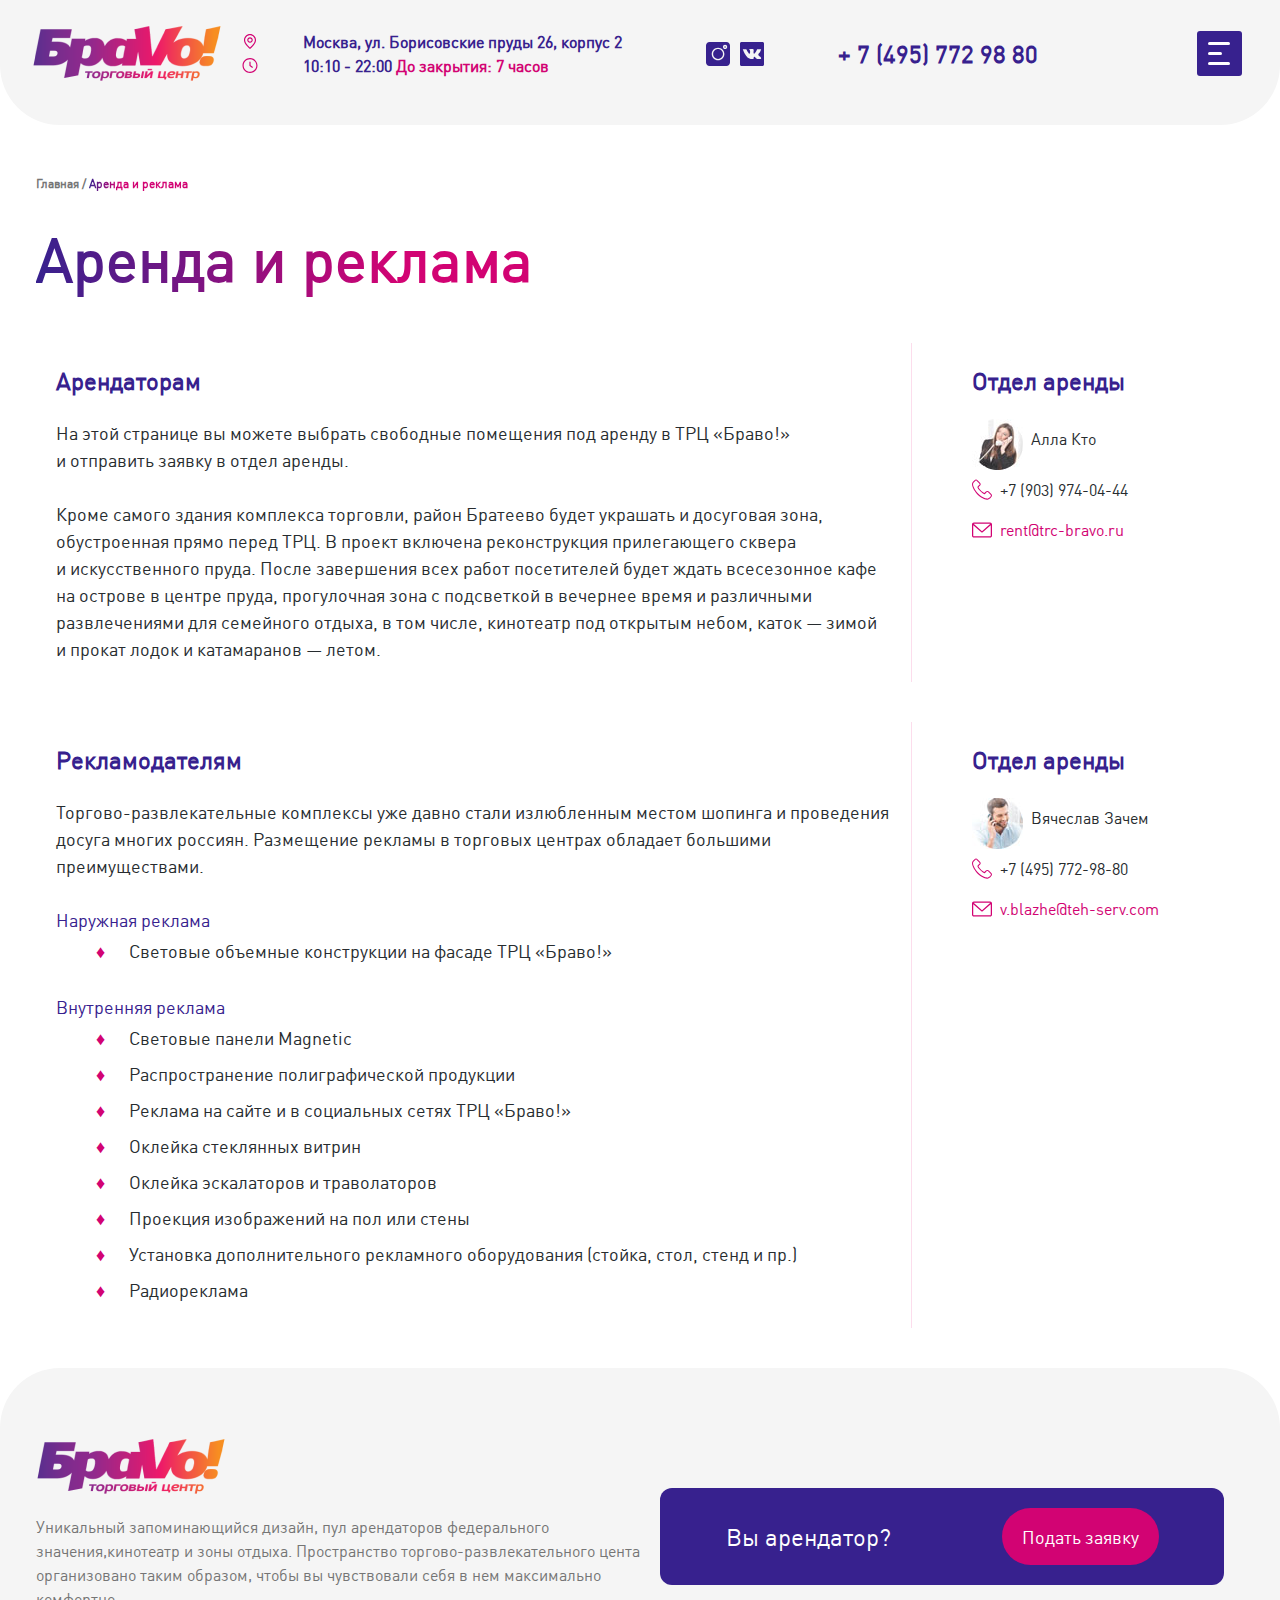
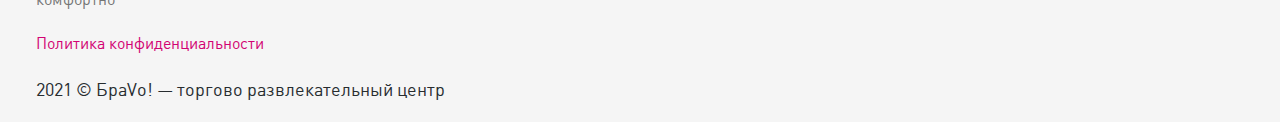
<file: rent.html>
<!DOCTYPE html><html lang="en"><head><meta charset="utf-8"><title>Аренда</title><meta name="description" content=" "><meta name="viewport" content="width=device-width, initial-scale=1.0"><meta name="viewport" content="width=device-width, initial-scale=1.0,user-scalable=no"><link rel="icon" href="favicon.ico"><script defer src="js/app.js"></script><link href="css/app.css" rel="stylesheet"></head><body class="debug-screens"><div class="wrapper"><div class="wrapper-page"><div class="drop-down-menu" id="ddmenu"><div class="closebtn"><div id="ddmenuoff"><svg width="30" height="30" viewBox="0 0 30 30" fill="none" xmlns="http://www.w3.org/2000/svg">
<path d="M16.6569 15.001L29.6563 2.00155C30.114 1.54388 30.114 0.801849 29.6563 0.344233C29.1986 -0.113384 28.4566 -0.113442 27.999 0.344233L14.9995 13.3437L2.00009 0.344233C1.54241 -0.113442 0.800384 -0.113442 0.342768 0.344233C-0.114848 0.801908 -0.114907 1.54394 0.342768 2.00155L13.3422 15.001L0.342768 28.0004C-0.114907 28.4581 -0.114907 29.2001 0.342768 29.6578C0.571576 29.8866 0.871517 30.0009 1.17146 30.0009C1.4714 30.0009 1.77128 29.8866 2.00015 29.6578L14.9995 16.6583L27.9989 29.6578C28.2277 29.8866 28.5277 30.0009 28.8276 30.0009C29.1275 30.0009 29.4274 29.8866 29.6563 29.6578C30.114 29.2001 30.114 28.458 29.6563 28.0004L16.6569 15.001Z" fill="white"/>
</svg></div></div><div class="container text-white"><div class="row"> <div> <div class="text-16px flex gap-3"><svg width="13" height="15" viewBox="0 0 13 15" fill="none" xmlns="http://www.w3.org/2000/svg">
<path d="M6.50043 3.22447C4.96492 3.22447 3.71568 4.47372 3.71568 6.00923C3.71568 7.54474 4.96492 8.79398 6.50043 8.79398C8.03593 8.79398 9.28518 7.54474 9.28518 6.00923C9.28518 4.47372 8.03596 3.22447 6.50043 3.22447ZM6.50043 7.62146C5.61145 7.62146 4.8882 6.89821 4.8882 6.00923C4.8882 5.12024 5.61145 4.39699 6.50043 4.39699C7.38941 4.39699 8.11266 5.12024 8.11266 6.00923C8.11266 6.89821 7.38941 7.62146 6.50043 7.62146Z" fill="white"/>
<path d="M6.50044 0C3.18693 0 0.491211 2.69575 0.491211 6.00923V6.17534C0.491211 7.85112 1.45197 9.80394 3.34689 11.9794C4.72057 13.5565 6.07505 14.6562 6.132 14.7023L6.50044 15L6.86888 14.7023C6.92586 14.6563 8.28034 13.5566 9.65398 11.9795C11.5489 9.80394 12.5097 7.85115 12.5097 6.17537V6.00926C12.5097 2.69575 9.81395 0 6.50044 0ZM11.3371 6.17537C11.3371 9.00735 7.68819 12.4355 6.50044 13.4762C5.31236 12.4352 1.66373 9.00715 1.66373 6.17537V6.00926C1.66373 3.3423 3.83349 1.17255 6.50044 1.17255C9.16739 1.17255 11.3371 3.3423 11.3371 6.00926V6.17537Z" fill="white"/>
</svg><a href="https://www.google.com/search?q=%D0%9C%D0%BE%D1%81%D0%BA%D0%B2%D0%B0%2C+%D1%83%D0%BB.+%D0%91%D0%BE%D1%80%D0%B8%D1%81%D0%BE%D0%B2%D1%81%D0%BA%D0%B8%D0%B5+%D0%BF%D1%80%D1%83%D0%B4%D1%8B+26%2C+%D0%BA%D0%BE%D1%80%D0%BF%D1%83%D1%81+2&amp;oq=%D0%9C%D0%BE%D1%81%D0%BA%D0%B2%D0%B0%2C+%D1%83%D0%BB.+%D0%91%D0%BE%D1%80%D0%B8%D1%81%D0%BE%D0%B2%D1%81%D0%BA%D0%B8%D0%B5+%D0%BF%D1%80%D1%83%D0%B4%D1%8B+26%2C+%D0%BA%D0%BE%D1%80%D0%BF%D1%83%D1%81+2&amp;aqs=chrome..69i57j33i22i29i30.768j0j7&amp;sourceid=chrome&amp;ie=UTF-8">Москва, ул. Борисовские пруды 26, корпус 2 </a></div><div class="text-16px flex gap-3"><svg width="15" height="15" viewBox="0 0 15 15" fill="none" xmlns="http://www.w3.org/2000/svg">
<path d="M10.1723 8.82467L8.08086 7.25611V4.06094C8.08086 3.73967 7.82117 3.47998 7.4999 3.47998C7.17863 3.47998 6.91895 3.73967 6.91895 4.06094V7.54662C6.91895 7.72961 7.00493 7.90217 7.15133 8.01139L9.4751 9.75423C9.57966 9.83266 9.70168 9.87042 9.82309 9.87042C10.0003 9.87042 10.1746 9.79082 10.2884 9.63745C10.4814 9.38122 10.4291 9.01697 10.1723 8.82467Z" fill="white"/>
<path d="M7.5 0C3.36425 0 0 3.36425 0 7.5C0 11.6358 3.36425 15 7.5 15C11.6358 15 15 11.6358 15 7.5C15 3.36425 11.6358 0 7.5 0ZM7.5 13.8381C4.00562 13.8381 1.16188 10.9944 1.16188 7.5C1.16188 4.00562 4.00562 1.16188 7.5 1.16188C10.995 1.16188 13.8381 4.00562 13.8381 7.5C13.8381 10.9944 10.9944 13.8381 7.5 13.8381Z" fill="white"/>
</svg><div>10:00 - 22:00 <div id="time2">n </div></div></div></div><div class="gap-3 hidden sm:flex flex-col xl:flex-row justify-center"><a class="x text-24px bold" href="tel:+7(495)772 98 80">+7(495)772 98 80</a><div style="display:flex;gap:10px;"><a href="https://vk.com/bravotrc"><svg width="35" height="35" viewBox="0 0 35 35" fill="none" xmlns="http://www.w3.org/2000/svg">
<g clip-path="url(#clip0_663_3097)">
<path d="M32.7697 0H2.2352C1.00028 0 0 1.00028 0 2.23273V32.7673C0 33.9997 1.00028 35 2.2352 35H32.7673C33.9997 35 35 33.9997 35 32.7673V2.23273C35.0025 0.997812 34.0022 0 32.7697 0ZM29.0329 21.327C29.6726 21.979 31.0606 23.0732 30.8087 24.1871C30.5765 25.2096 29.0502 24.8366 27.5683 24.8959C25.8764 24.9675 24.8737 25.0046 23.8561 24.1871C23.377 23.7993 23.0954 23.3399 22.636 22.8262C22.2186 22.3619 21.6925 21.5295 20.9763 21.5616C19.6895 21.6259 20.0921 23.419 19.6352 24.6415C12.4825 25.7678 9.61012 21.3492 7.07607 17.0616C5.84856 14.9845 4.07522 10.524 4.07522 10.524L9.13344 10.5067C9.13344 10.5067 10.7561 13.4581 11.1859 14.2188C11.5514 14.8659 11.954 15.3796 12.3689 15.9576C12.7172 16.4367 13.2679 17.3753 13.8706 17.2987C14.8511 17.1727 15.0289 13.3692 14.4214 12.0948C14.1793 11.5786 13.5989 11.3983 12.9987 11.2229C13.2013 9.94355 18.6719 9.67681 19.5561 10.6697C20.8404 12.1121 18.667 16.128 20.4255 17.2987C22.8953 16.0045 25.0046 10.5857 25.0046 10.5857L30.9272 10.6228C30.9272 10.6228 30.0011 13.552 29.0304 14.8511C28.4648 15.6118 26.5877 17.3061 26.6618 18.5633C26.7211 19.5586 28.2475 20.5268 29.0329 21.327Z" fill="white"/>
</g>
<defs>
<clipPath id="clip0_663_3097">
<rect width="35" height="35" fill="white"/>
</clipPath>
</defs>
</svg></a><a href="#"><svg width="35" height="35" viewBox="0 0 35 35" fill="none" xmlns="http://www.w3.org/2000/svg">
<path d="M29.873 0H5.12695C2.30019 0 0 2.30019 0 5.12695V29.873C0 32.6998 2.30019 35 5.12695 35H29.873C32.6998 35 35 32.6998 35 29.873V5.12695C35 2.30019 32.6998 0 29.873 0ZM17.5684 26.6602C12.4796 26.6602 8.33984 22.5204 8.33984 17.4316C8.33984 12.3429 12.4796 8.20312 17.5684 8.20312C22.6571 8.20312 26.7969 12.3429 26.7969 17.4316C26.7969 22.5204 22.6571 26.6602 17.5684 26.6602ZM27.8223 10.2539C26.1261 10.2539 24.7461 8.8739 24.7461 7.17773C24.7461 5.48157 26.1261 4.10156 27.8223 4.10156C29.5184 4.10156 30.8984 5.48157 30.8984 7.17773C30.8984 8.8739 29.5184 10.2539 27.8223 10.2539Z" fill="white"/>
<path d="M27.8223 6.15234C27.2564 6.15234 26.7969 6.6119 26.7969 7.17773C26.7969 7.74357 27.2564 8.20312 27.8223 8.20312C28.3881 8.20312 28.8477 7.74357 28.8477 7.17773C28.8477 6.6119 28.3881 6.15234 27.8223 6.15234Z" fill="white"/>
<path d="M17.5684 10.2539C13.611 10.2539 10.3906 13.4743 10.3906 17.4316C10.3906 21.389 13.611 24.6094 17.5684 24.6094C21.5257 24.6094 24.7461 21.389 24.7461 17.4316C24.7461 13.4743 21.5257 10.2539 17.5684 10.2539Z" fill="white"/>
</svg></a></div></div></div><div class="grid text-32px text-white text-center grid-cols-1 xl:grid-cols-4"><a href="/shops.html">Магазины</a><a href="/rent.html">Арендаторам</a><a href="/contacts.html">Контакты</a><a href="/about.html">О ТРЦ</a></div></div></div><header class="text-dblue bold" id="header"><a href=".."><img class="justify-self-start" src="/assets/img/Logo.png"></a><div class="info-block hidden lg:grid "><div class="fix"><svg width="13" height="15" viewBox="0 0 13 15" fill="none" xmlns="http://www.w3.org/2000/svg">
<path d="M6.50043 3.22447C4.96492 3.22447 3.71568 4.47372 3.71568 6.00923C3.71568 7.54474 4.96492 8.79398 6.50043 8.79398C8.03593 8.79398 9.28518 7.54474 9.28518 6.00923C9.28518 4.47372 8.03596 3.22447 6.50043 3.22447ZM6.50043 7.62146C5.61145 7.62146 4.8882 6.89821 4.8882 6.00923C4.8882 5.12024 5.61145 4.39699 6.50043 4.39699C7.38941 4.39699 8.11266 5.12024 8.11266 6.00923C8.11266 6.89821 7.38941 7.62146 6.50043 7.62146Z" fill="#D20373"/>
<path d="M6.50044 0C3.18693 0 0.491211 2.69575 0.491211 6.00923V6.17534C0.491211 7.85112 1.45197 9.80394 3.34689 11.9794C4.72057 13.5565 6.07505 14.6562 6.132 14.7023L6.50044 15L6.86888 14.7023C6.92586 14.6563 8.28034 13.5566 9.65398 11.9795C11.5489 9.80394 12.5097 7.85115 12.5097 6.17537V6.00926C12.5097 2.69575 9.81395 0 6.50044 0ZM11.3371 6.17537C11.3371 9.00735 7.68819 12.4355 6.50044 13.4762C5.31236 12.4352 1.66373 9.00715 1.66373 6.17537V6.00926C1.66373 3.3423 3.83349 1.17255 6.50044 1.17255C9.16739 1.17255 11.3371 3.3423 11.3371 6.00926V6.17537Z" fill="#D20373"/>
</svg></div><a class="text-dblue bold" href="https://www.google.com/search?q=%D0%9C%D0%BE%D1%81%D0%BA%D0%B2%D0%B0%2C+%D1%83%D0%BB.+%D0%91%D0%BE%D1%80%D0%B8%D1%81%D0%BE%D0%B2%D1%81%D0%BA%D0%B8%D0%B5+%D0%BF%D1%80%D1%83%D0%B4%D1%8B+26%2C+%D0%BA%D0%BE%D1%80%D0%BF%D1%83%D1%81+2&amp;oq=%D0%9C%D0%BE%D1%81%D0%BA%D0%B2%D0%B0%2C+%D1%83%D0%BB.+%D0%91%D0%BE%D1%80%D0%B8%D1%81%D0%BE%D0%B2%D1%81%D0%BA%D0%B8%D0%B5+%D0%BF%D1%80%D1%83%D0%B4%D1%8B+26%2C+%D0%BA%D0%BE%D1%80%D0%BF%D1%83%D1%81+2&amp;aqs=chrome..69i57j33i22i29i30.768j0j7&amp;sourceid=chrome&amp;ie=UTF-8">Москва, ул. Борисовские пруды 26, корпус 2</a><div class="fix"><svg width="15" height="15" viewBox="0 0 15 15" fill="blue" xmlns="http://www.w3.org/2000/svg">
<path d="M10.1723 8.82442L8.08086 7.25587V4.06069C8.08086 3.73942 7.82117 3.47974 7.4999 3.47974C7.17863 3.47974 6.91895 3.73942 6.91895 4.06069V7.54638C6.91895 7.72937 7.00493 7.90192 7.15133 8.01114L9.4751 9.75398C9.57966 9.83241 9.70168 9.87018 9.82309 9.87018C10.0003 9.87018 10.1746 9.79058 10.2884 9.63721C10.4814 9.38098 10.4291 9.01673 10.1723 8.82442Z" fill="#D20373"/>
<path d="M7.5 0C3.36425 0 0 3.36425 0 7.5C0 11.6358 3.36425 15 7.5 15C11.6358 15 15 11.6358 15 7.5C15 3.36425 11.6358 0 7.5 0ZM7.5 13.8381C4.00562 13.8381 1.16188 10.9944 1.16188 7.5C1.16188 4.00562 4.00562 1.16188 7.5 1.16188C10.995 1.16188 13.8381 4.00562 13.8381 7.5C13.8381 10.9944 10.9944 13.8381 7.5 13.8381Z" fill="#D20373"/>
</svg></div><span>10:10 - 22:00 <span class="text-magenta"> <span id="time">n</span></span></span></div><div class="hidden lg:hidden xl:flex" style="display:flex;gap:10px"><a href="#"><svg width="24" height="24" viewBox="0 0 24 24" fill="none" xmlns="http://www.w3.org/2000/svg">
<path d="M20.4844 0H3.51562C1.57727 0 0 1.57727 0 3.51562V20.4844C0 22.4227 1.57727 24 3.51562 24H20.4844C22.4227 24 24 22.4227 24 20.4844V3.51562C24 1.57727 22.4227 0 20.4844 0ZM12.0469 18.2812C8.55743 18.2812 5.71875 15.4426 5.71875 11.9531C5.71875 8.46368 8.55743 5.625 12.0469 5.625C15.5363 5.625 18.375 8.46368 18.375 11.9531C18.375 15.4426 15.5363 18.2812 12.0469 18.2812ZM19.0781 7.03125C17.915 7.03125 16.9688 6.08496 16.9688 4.92188C16.9688 3.75879 17.915 2.8125 19.0781 2.8125C20.2412 2.8125 21.1875 3.75879 21.1875 4.92188C21.1875 6.08496 20.2412 7.03125 19.0781 7.03125Z" fill="#37218E"/>
<path d="M19.0781 4.21875C18.6901 4.21875 18.375 4.53387 18.375 4.92188C18.375 5.30988 18.6901 5.625 19.0781 5.625C19.4661 5.625 19.7812 5.30988 19.7812 4.92188C19.7812 4.53387 19.4661 4.21875 19.0781 4.21875Z" fill="#37218E"/>
<path d="M12.0469 7.03125C9.33325 7.03125 7.125 9.2395 7.125 11.9531C7.125 14.6667 9.33325 16.875 12.0469 16.875C14.7605 16.875 16.9688 14.6667 16.9688 11.9531C16.9688 9.2395 14.7605 7.03125 12.0469 7.03125Z" fill="#37218E"/>
</svg></a><a href="https://vk.com/bravotrc"><svg width="24" height="24" viewBox="0 0 24 24" fill="none" xmlns="http://www.w3.org/2000/svg">
<g clip-path="url(#clip0_629_3203)">
<path d="M22.4707 0H1.53271C0.685908 0 0 0.685908 0 1.53101V22.469C0 23.3141 0.685908 24 1.53271 24H22.469C23.3141 24 24 23.3141 24 22.469V1.53101C24.0017 0.684214 23.3158 0 22.4707 0ZM19.9083 14.6242C20.3469 15.0713 21.2987 15.8216 21.126 16.5854C20.9668 17.2866 19.9201 17.0308 18.904 17.0715C17.7438 17.1206 17.0562 17.146 16.3585 16.5854C16.0299 16.3195 15.8369 16.0045 15.5218 15.6522C15.2356 15.3339 14.8749 14.7631 14.3837 14.7851C13.5014 14.8292 13.7774 16.0587 13.4641 16.897C8.55945 17.6693 6.5898 14.6395 4.85216 11.6994C4.01044 10.2751 2.79444 7.21643 2.79444 7.21643L6.26293 7.20457C6.26293 7.20457 7.37563 9.22843 7.67031 9.75005C7.92097 10.1938 8.19702 10.546 8.48155 10.9423C8.72034 11.2709 9.09802 11.9145 9.51126 11.862C10.1836 11.7756 10.3056 9.16745 9.88893 8.29356C9.72296 7.9396 9.32496 7.81596 8.91341 7.69572C9.05229 6.81843 12.8036 6.63552 13.4099 7.31635C14.2906 8.30541 12.8002 11.0592 14.0061 11.862C15.6997 10.9745 17.146 7.25877 17.146 7.25877L21.2073 7.28417C21.2073 7.28417 20.5722 9.29278 19.9066 10.1836C19.5187 10.7052 18.2316 11.8671 18.2824 12.7291C18.3231 13.4116 19.3697 14.0755 19.9083 14.6242Z" fill="#37218E"/>
</g>
<defs>
<clipPath id="clip0_629_3203">
<rect width="24" height="24" fill="white"/>
</clipPath>
</defs>
</svg></a></div><a class="text-24px hidden lg:hidden xl:block" href="tel:+74957729880">+ 7 (495) 772 98 80</a><div class="justify-self-end" id="ddmenuon"><svg  class="sm:justify-end" width="45" height="45" viewBox="0 0 45 45" fill="none" xmlns="http://www.w3.org/2000/svg">
<rect width="45" height="45" rx="3" fill="#37218E"/>
<rect x="11" y="11" width="22" height="3" rx="1.5" fill="white"/>
<rect x="11" y="31" width="22" height="3" rx="1.5" fill="white"/>
<rect x="11" y="21" width="14" height="3" rx="1.5" fill="white"/>
</svg></div></header><div class="wrapper-content"><div class="bg-bej" style="height:125px;    border-radius: 0 0 60px 60px ;"></div><section><div class="container"> <div class="text-12px text-grey whitespace-nowrap pb-5 bold">Главная  / <span class="gradient"> Аренда и реклама</span></div><div class="gradient bold mb-10 text-40px text-center md:text-60px md:text-left">Аренда и реклама</div><div class="mb-10 gap-10 block lg:grid" style=" grid-template-columns:3fr 1fr"><div class="bord p-5"><div class="text-24px text-dblue bold pb-5">Арендаторам</div><div class="text-18px text-black">На этой странице вы можете выбрать свободные помещения под аренду в ТРЦ «Браво!» и отправить заявку в отдел аренды.<br><br>Кроме самого здания комплекса торговли, район Братеево будет украшать и досуговая зона,
обустроенная прямо перед ТРЦ. В проект включена реконструкция прилегающего сквера и искусственного
пруда. После завершения всех работ посетителей будет ждать всесезонное кафе на острове в центре пруда, 
прогулочная зона с подсветкой в вечернее время и различными развлечениями для семейного отдыха, в том 
числе, кинотеатр под открытым небом, каток — зимой и прокат лодок и катамаранов — летом.</div></div><div class="p-5"><div class="text-24px text-dblue bold pb-5">Отдел аренды</div><div class="leading-10"><div class="flex gap-2 text 18px text-black"> <img src="../assets/img/baba.png">Алла Кто</div><div class="flex gap-2 text 18px text-black"> <svg width="20" height="40" viewBox="0 0 20 21" fill="none" xmlns="http://www.w3.org/2000/svg">
<path d="M4.07569 13.3894C6.04834 15.7643 8.42298 17.6342 11.1333 18.9573C12.1652 19.4498 13.5452 20.0341 15.0827 20.1343C15.1781 20.1384 15.2692 20.1426 15.3646 20.1426C16.3965 20.1426 17.2253 19.7837 17.9008 19.0449C17.905 19.0407 17.9132 19.0324 17.9174 19.024C18.1578 18.7319 18.4313 18.4689 18.7172 18.1893C18.912 18.0015 19.1109 17.8053 19.3016 17.605C20.1843 16.6784 20.1843 15.5014 19.2933 14.604L16.8026 12.0956C16.3799 11.6532 15.8743 11.4194 15.3438 11.4194C14.8134 11.4194 14.3036 11.6532 13.8685 12.0914L12.3849 13.5856C12.2481 13.5063 12.1072 13.4354 11.9746 13.3686C11.8088 13.2851 11.6555 13.2058 11.5187 13.1182C10.1677 12.2542 8.94101 11.1273 7.76819 9.67897C7.17557 8.92351 6.77773 8.2891 6.50006 7.64217C6.88962 7.2874 7.25431 6.91593 7.60657 6.55281C7.7309 6.42343 7.85937 6.29404 7.98784 6.16465C8.43541 5.71389 8.67578 5.19217 8.67578 4.6621C8.67578 4.13203 8.43956 3.61031 7.98784 3.15954L6.75286 1.91576C6.60781 1.76968 6.47105 1.62777 6.33015 1.48169C6.05663 1.19787 5.77068 0.905708 5.48887 0.64276C5.06202 0.22121 4.56057 0 4.03011 0C3.50379 0 2.9982 0.22121 2.55476 0.646934L1.00482 2.20792C0.441211 2.77556 0.122106 3.46423 0.055798 4.26142C-0.0229422 5.25895 0.159404 6.31908 0.631845 7.60043C1.35708 9.58297 2.45116 11.4236 4.07569 13.3894ZM1.06699 4.34907C1.11672 3.79395 1.32807 3.33067 1.72592 2.92998L3.26757 1.37734C3.50793 1.14361 3.77316 1.02257 4.03011 1.02257C4.2829 1.02257 4.53985 1.14361 4.77607 1.38569C5.05373 1.64446 5.31482 1.91576 5.59662 2.20375C5.73753 2.34983 5.88257 2.49591 6.02762 2.64617L7.2626 3.88995C7.51954 4.14873 7.65216 4.41167 7.65216 4.67045C7.65216 4.92922 7.51954 5.19217 7.2626 5.45094C7.13413 5.58033 7.00566 5.71389 6.87719 5.84327C6.49177 6.23561 6.13123 6.60707 5.73338 6.96184C5.72509 6.97019 5.72095 6.97437 5.71266 6.98271C5.36869 7.32914 5.42256 7.65886 5.50545 7.90929C5.50959 7.92181 5.51374 7.93016 5.51788 7.94268C5.83699 8.71483 6.28042 9.44941 6.9725 10.3259C8.21577 11.8702 9.52534 13.0681 10.9675 13.9905C11.1457 14.1073 11.3364 14.1992 11.5146 14.291C11.6803 14.3745 11.8337 14.4538 11.9704 14.5414C11.987 14.5498 11.9994 14.5581 12.016 14.5664C12.1528 14.6374 12.2854 14.6708 12.418 14.6708C12.7495 14.6708 12.965 14.4579 13.0355 14.387L14.5854 12.826C14.8258 12.5839 15.0869 12.4545 15.3438 12.4545C15.6588 12.4545 15.9157 12.6507 16.0774 12.826L18.5763 15.3386C19.0736 15.8394 19.0695 16.382 18.5639 16.9121C18.3898 17.0999 18.2075 17.2794 18.0127 17.4672C17.7226 17.751 17.4201 18.0432 17.1466 18.3729C16.67 18.8905 16.1022 19.1326 15.3687 19.1326C15.2982 19.1326 15.2236 19.1284 15.1532 19.1242C13.7939 19.0366 12.5299 18.5023 11.5809 18.0474C9.00317 16.7911 6.74043 15.0089 4.86309 12.7467C3.3173 10.8727 2.2771 9.12803 1.58916 7.25818C1.16231 6.1104 1.00068 5.18799 1.06699 4.34907Z" fill="#D20373"/>
</svg>+7 (903) 974-04-44</div><div class="flex gap-2 text 18px text-magenta"> <svg width="20" height="40" viewBox="0 0 20 16" fill="none" xmlns="http://www.w3.org/2000/svg">
<path d="M18.125 0.517822H1.87501C0.841067 0.517822 0 1.36489 0 2.4062V13.7364C0 14.7777 0.841067 15.6248 1.87501 15.6248H18.125C19.1589 15.6248 20 14.7777 20 13.7364V2.4062C20 1.36489 19.1589 0.517822 18.125 0.517822ZM18.125 1.77673C18.2099 1.77673 18.2907 1.79447 18.3645 1.82546L10 9.12675L1.63542 1.82546C1.70927 1.79452 1.79005 1.77673 1.87497 1.77673H18.125ZM18.125 14.3658H1.87501C1.53017 14.3658 1.24999 14.0837 1.24999 13.7364V3.15551L9.59045 10.4354C9.70826 10.5381 9.85413 10.5891 10 10.5891C10.1459 10.5891 10.2917 10.5381 10.4096 10.4354L18.75 3.15551V13.7364C18.75 14.0837 18.4698 14.3658 18.125 14.3658Z" fill="#D20373"/>
</svg>rent@trc-bravo.ru</div></div></div></div><div class="mb-10 gap-10 block lg:grid" style="grid-template-columns:3fr 1fr"><div class="bord p-5"><div class="text-24px text-dblue bold pb-5">Рекламодателям</div><div class="text-18px text-black"> Торгово-развлекательные комплексы уже давно стали излюбленным местом шопинга и проведения досуга многих россиян. Размещение рекламы в торговых центрах обладает большими преимуществами.<br><br></div><div class="text-dblue text-18px">Наружная реклама</div><div><ul class="text-18px text-black"><li>  Световые объемные конструкции на фасаде ТРЦ «Браво!» </li></ul><br></div><div class="text-dblue text-18px">Внутренняя реклама</div><div><ul class="text-18px text-black"><li>  Световые панели Magnetic</li><li>  Распространение полиграфической продукции</li><li>  Реклама на сайте и в социальных сетях ТРЦ «Браво!»</li><li>  Оклейка стеклянных витрин</li><li>  Оклейка эскалаторов и траволаторов</li><li>  Проекция изображений на пол или стены</li><li>  Установка дополнительного рекламного оборудования (стойка, стол, стенд и пр.)</li><li>  Радиореклама</li></ul></div></div><div class="p-5"><div class="text-24px text-dblue bold pb-5">Отдел аренды</div><div class="leading-10"><div class="flex gap-2 text 18px text-black"> <img src="../assets/img/babamuzh.png">Вячеслав Зачем</div><div class="flex gap-2 text 18px text-black"> <svg width="20" height="40" viewBox="0 0 20 21" fill="none" xmlns="http://www.w3.org/2000/svg">
<path d="M4.07569 13.3894C6.04834 15.7643 8.42298 17.6342 11.1333 18.9573C12.1652 19.4498 13.5452 20.0341 15.0827 20.1343C15.1781 20.1384 15.2692 20.1426 15.3646 20.1426C16.3965 20.1426 17.2253 19.7837 17.9008 19.0449C17.905 19.0407 17.9132 19.0324 17.9174 19.024C18.1578 18.7319 18.4313 18.4689 18.7172 18.1893C18.912 18.0015 19.1109 17.8053 19.3016 17.605C20.1843 16.6784 20.1843 15.5014 19.2933 14.604L16.8026 12.0956C16.3799 11.6532 15.8743 11.4194 15.3438 11.4194C14.8134 11.4194 14.3036 11.6532 13.8685 12.0914L12.3849 13.5856C12.2481 13.5063 12.1072 13.4354 11.9746 13.3686C11.8088 13.2851 11.6555 13.2058 11.5187 13.1182C10.1677 12.2542 8.94101 11.1273 7.76819 9.67897C7.17557 8.92351 6.77773 8.2891 6.50006 7.64217C6.88962 7.2874 7.25431 6.91593 7.60657 6.55281C7.7309 6.42343 7.85937 6.29404 7.98784 6.16465C8.43541 5.71389 8.67578 5.19217 8.67578 4.6621C8.67578 4.13203 8.43956 3.61031 7.98784 3.15954L6.75286 1.91576C6.60781 1.76968 6.47105 1.62777 6.33015 1.48169C6.05663 1.19787 5.77068 0.905708 5.48887 0.64276C5.06202 0.22121 4.56057 0 4.03011 0C3.50379 0 2.9982 0.22121 2.55476 0.646934L1.00482 2.20792C0.441211 2.77556 0.122106 3.46423 0.055798 4.26142C-0.0229422 5.25895 0.159404 6.31908 0.631845 7.60043C1.35708 9.58297 2.45116 11.4236 4.07569 13.3894ZM1.06699 4.34907C1.11672 3.79395 1.32807 3.33067 1.72592 2.92998L3.26757 1.37734C3.50793 1.14361 3.77316 1.02257 4.03011 1.02257C4.2829 1.02257 4.53985 1.14361 4.77607 1.38569C5.05373 1.64446 5.31482 1.91576 5.59662 2.20375C5.73753 2.34983 5.88257 2.49591 6.02762 2.64617L7.2626 3.88995C7.51954 4.14873 7.65216 4.41167 7.65216 4.67045C7.65216 4.92922 7.51954 5.19217 7.2626 5.45094C7.13413 5.58033 7.00566 5.71389 6.87719 5.84327C6.49177 6.23561 6.13123 6.60707 5.73338 6.96184C5.72509 6.97019 5.72095 6.97437 5.71266 6.98271C5.36869 7.32914 5.42256 7.65886 5.50545 7.90929C5.50959 7.92181 5.51374 7.93016 5.51788 7.94268C5.83699 8.71483 6.28042 9.44941 6.9725 10.3259C8.21577 11.8702 9.52534 13.0681 10.9675 13.9905C11.1457 14.1073 11.3364 14.1992 11.5146 14.291C11.6803 14.3745 11.8337 14.4538 11.9704 14.5414C11.987 14.5498 11.9994 14.5581 12.016 14.5664C12.1528 14.6374 12.2854 14.6708 12.418 14.6708C12.7495 14.6708 12.965 14.4579 13.0355 14.387L14.5854 12.826C14.8258 12.5839 15.0869 12.4545 15.3438 12.4545C15.6588 12.4545 15.9157 12.6507 16.0774 12.826L18.5763 15.3386C19.0736 15.8394 19.0695 16.382 18.5639 16.9121C18.3898 17.0999 18.2075 17.2794 18.0127 17.4672C17.7226 17.751 17.4201 18.0432 17.1466 18.3729C16.67 18.8905 16.1022 19.1326 15.3687 19.1326C15.2982 19.1326 15.2236 19.1284 15.1532 19.1242C13.7939 19.0366 12.5299 18.5023 11.5809 18.0474C9.00317 16.7911 6.74043 15.0089 4.86309 12.7467C3.3173 10.8727 2.2771 9.12803 1.58916 7.25818C1.16231 6.1104 1.00068 5.18799 1.06699 4.34907Z" fill="#D20373"/>
</svg>+7 (495) 772-98-80</div><div class="flex gap-2 text 18px text-magenta"> <svg width="20" height="40" viewBox="0 0 20 16" fill="none" xmlns="http://www.w3.org/2000/svg">
<path d="M18.125 0.517822H1.87501C0.841067 0.517822 0 1.36489 0 2.4062V13.7364C0 14.7777 0.841067 15.6248 1.87501 15.6248H18.125C19.1589 15.6248 20 14.7777 20 13.7364V2.4062C20 1.36489 19.1589 0.517822 18.125 0.517822ZM18.125 1.77673C18.2099 1.77673 18.2907 1.79447 18.3645 1.82546L10 9.12675L1.63542 1.82546C1.70927 1.79452 1.79005 1.77673 1.87497 1.77673H18.125ZM18.125 14.3658H1.87501C1.53017 14.3658 1.24999 14.0837 1.24999 13.7364V3.15551L9.59045 10.4354C9.70826 10.5381 9.85413 10.5891 10 10.5891C10.1459 10.5891 10.2917 10.5381 10.4096 10.4354L18.75 3.15551V13.7364C18.75 14.0837 18.4698 14.3658 18.125 14.3658Z" fill="#D20373"/>
</svg>v.blazhe@teh-serv.com</div></div></div></div></div></section></div><footer class="bg-bej"><div class="container"> <div class="block md:grid grid-cols-2"><div class="text-16px"><img class="my-5" src="/assets/img/Logo.png"><div class="text-grey my-5"> Уникальный запоминающийся дизайн, пул арендаторов 
федерального значения,кинотеатр и зоны отдыха. Пространство 
торгово-развлекательного цента организовано таким образом, 
чтобы вы чувствовали себя в нем максимально комфортно</div><a class="text-magenta my-5" href="https://www.gnivc.ru/on_gnivts/information_disclosure/pdp/#:~:text=%D0%9F%D0%BE%D0%BB%D0%B8%D1%82%D0%B8%D0%BA%D0%B0%20%D0%BA%D0%BE%D0%BD%D1%84%D0%B8%D0%B4%D0%B5%D0%BD%D1%86%D0%B8%D0%B0%D0%BB%D1%8C%D0%BD%D0%BE%D1%81%D1%82%D0%B8%20%D0%BE%D0%BF%D1%80%D0%B5%D0%B4%D0%B5%D0%BB%D1%8F%D0%B5%D1%82%20%D0%BE%D1%81%D0%BD%D0%BE%D0%B2%D0%BD%D1%8B%D0%B5%20%D1%86%D0%B5%D0%BB%D0%B8,%D0%B7%D0%B0%D1%89%D0%B8%D1%82%D0%B5%20%D0%BF%D0%B5%D1%80%D1%81%D0%BE%D0%BD%D0%B0%D0%BB%D1%8C%D0%BD%D1%8B%D1%85%20%D0%B4%D0%B0%D0%BD%D0%BD%D1%8B%D1%85%20%D0%9F%D0%BE%D0%BB%D1%8C%D0%B7%D0%BE%D0%B2%D0%B0%D1%82%D0%B5%D0%BB%D0%B5%D0%B9%20%D0%A1%D0%B0%D0%B9%D1%82%D0%B0.">Политика конфиденциальности</a></div><div class="p-0 md:p-5 my-auto"><div class="bg-dblue p-5 rounded-xl items-center text-center"><div class="flex gap-5 align-center w-fit m-auto flex-col md:w-auto xl:flex-row xl:m-0 "><div class="text-white text-24px xl:m-auto">Вы арендатор?</div><div class="button bg-magenta text-white text-18px m-auto "><a href="/rent_request.html">Подать заявку</a></div></div></div></div></div><div class="text-black text-18px pb-5 pt-5">2021 © БраVо! — торгово развлекательный центр</div></div></footer></div></div></body></html>
</file>
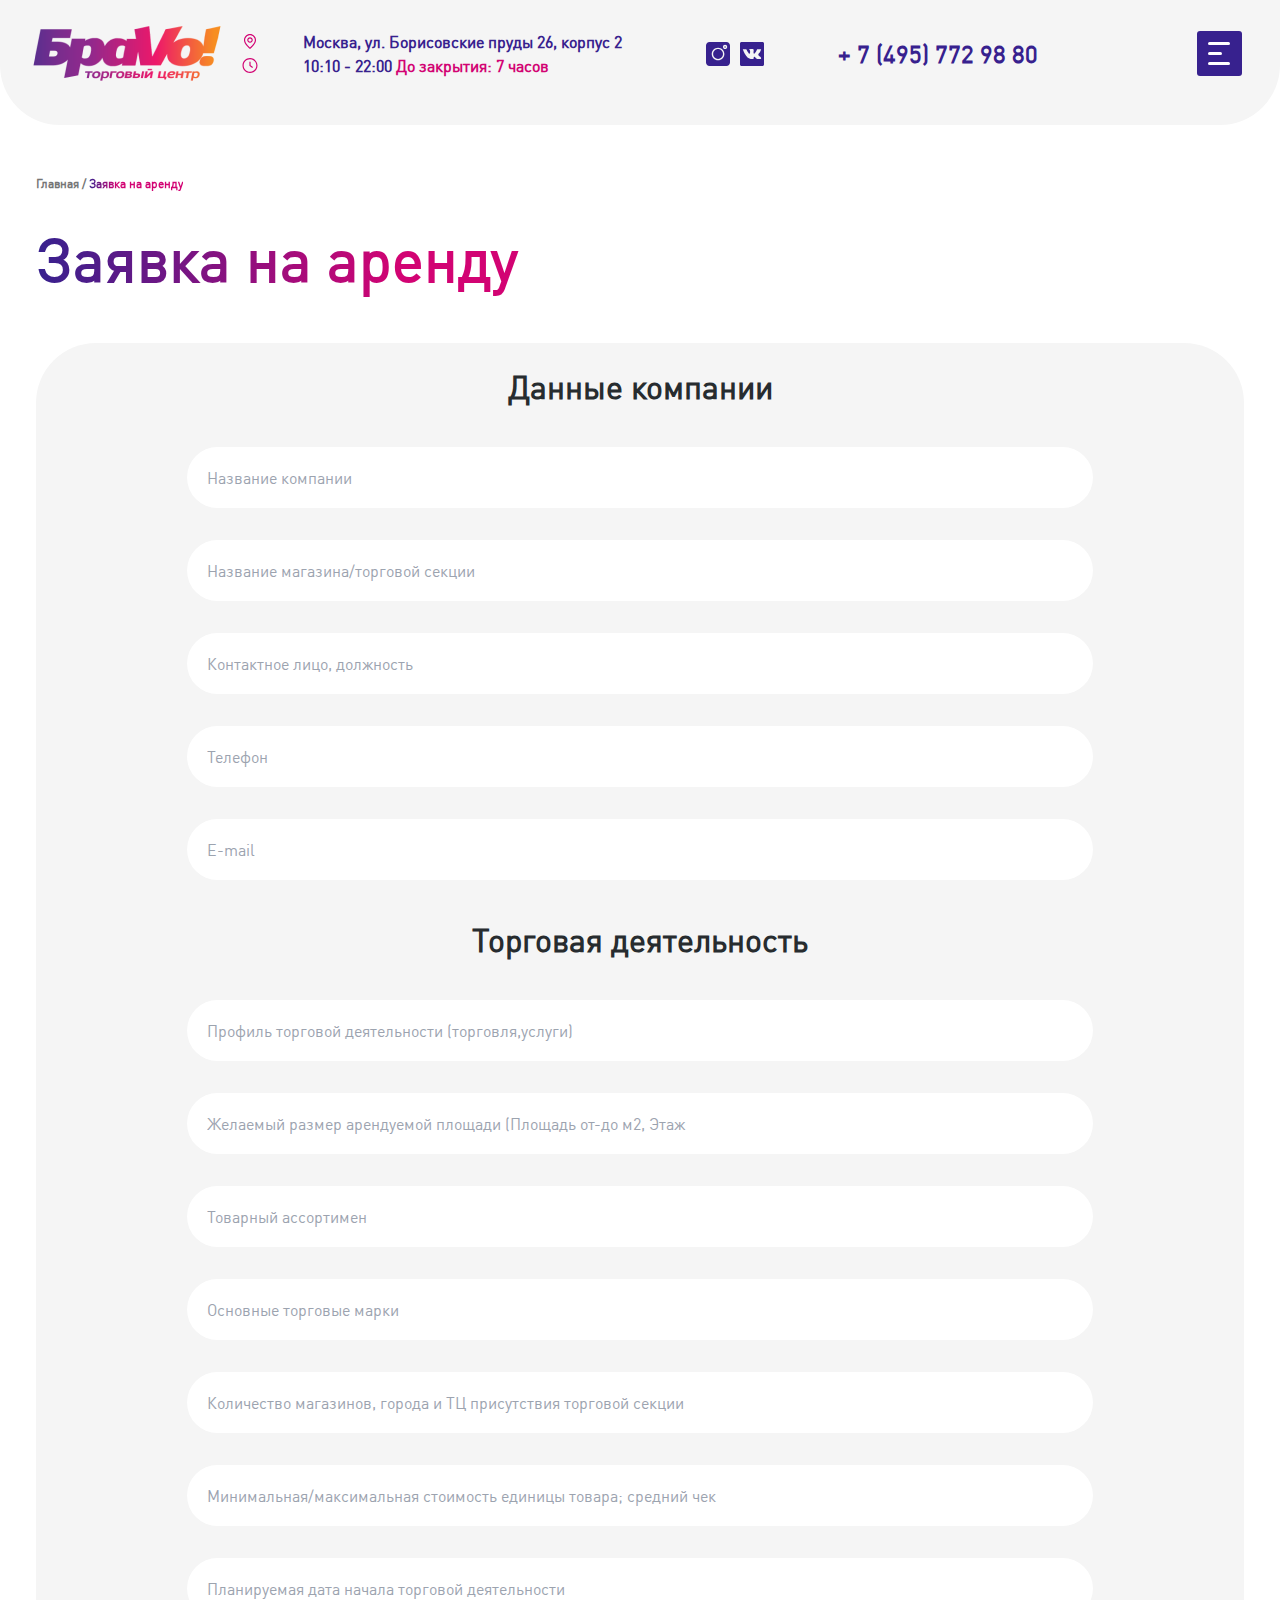
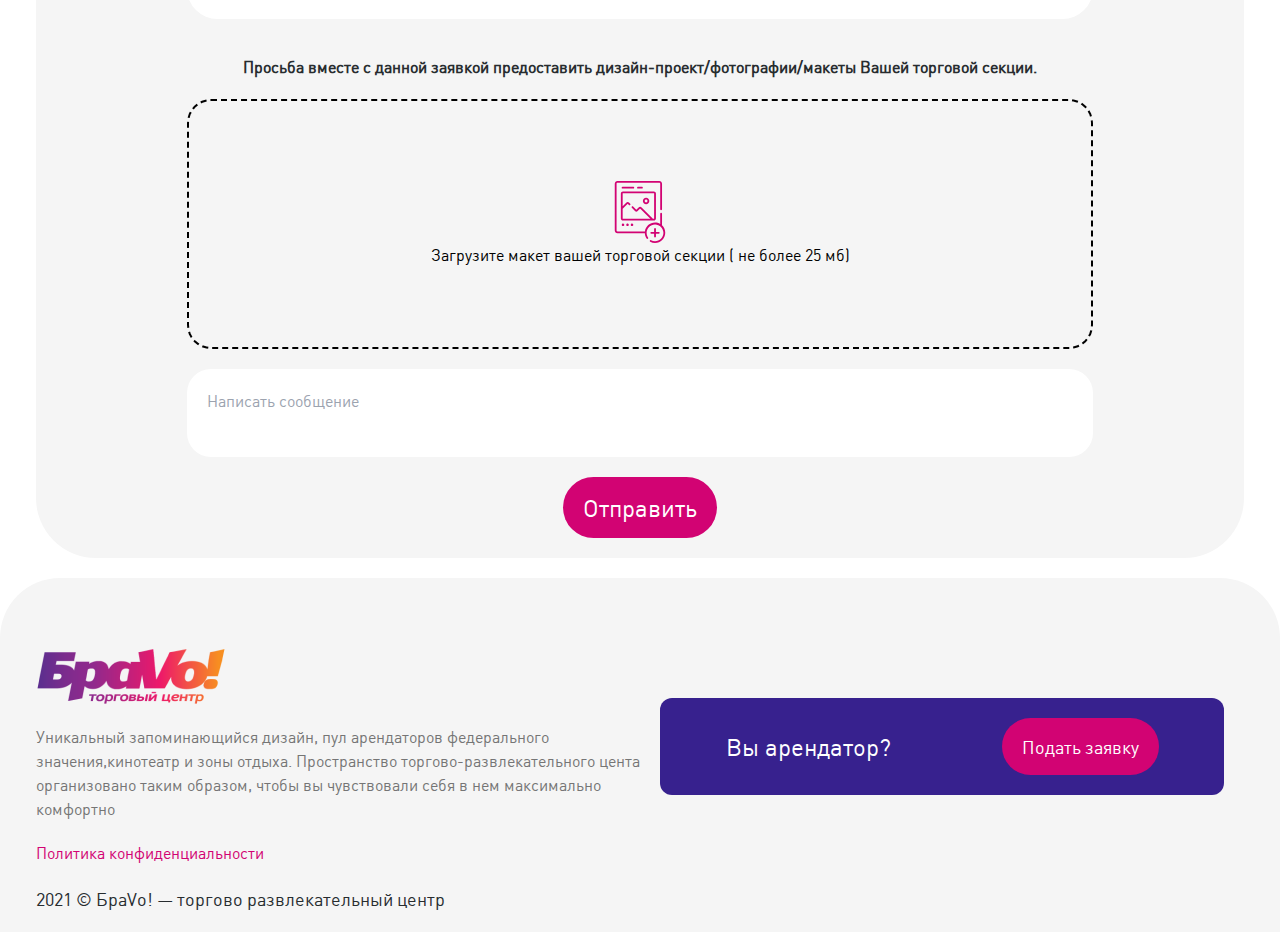
<file: rent_request.html>
<!DOCTYPE html><html lang="en"><head><meta charset="utf-8"><title>Заявка на аренду</title><meta name="description" content=" "><meta name="viewport" content="width=device-width, initial-scale=1.0"><meta name="viewport" content="width=device-width, initial-scale=1.0,user-scalable=no"><link rel="icon" href="favicon.ico"><script defer src="js/app.js"></script><link href="css/app.css" rel="stylesheet"></head><body class="debug-screens"><div class="wrapper"><div class="wrapper-page"><div class="drop-down-menu" id="ddmenu"><div class="closebtn"><div id="ddmenuoff"><svg width="30" height="30" viewBox="0 0 30 30" fill="none" xmlns="http://www.w3.org/2000/svg">
<path d="M16.6569 15.001L29.6563 2.00155C30.114 1.54388 30.114 0.801849 29.6563 0.344233C29.1986 -0.113384 28.4566 -0.113442 27.999 0.344233L14.9995 13.3437L2.00009 0.344233C1.54241 -0.113442 0.800384 -0.113442 0.342768 0.344233C-0.114848 0.801908 -0.114907 1.54394 0.342768 2.00155L13.3422 15.001L0.342768 28.0004C-0.114907 28.4581 -0.114907 29.2001 0.342768 29.6578C0.571576 29.8866 0.871517 30.0009 1.17146 30.0009C1.4714 30.0009 1.77128 29.8866 2.00015 29.6578L14.9995 16.6583L27.9989 29.6578C28.2277 29.8866 28.5277 30.0009 28.8276 30.0009C29.1275 30.0009 29.4274 29.8866 29.6563 29.6578C30.114 29.2001 30.114 28.458 29.6563 28.0004L16.6569 15.001Z" fill="white"/>
</svg></div></div><div class="container text-white"><div class="row"> <div> <div class="text-16px flex gap-3"><svg width="13" height="15" viewBox="0 0 13 15" fill="none" xmlns="http://www.w3.org/2000/svg">
<path d="M6.50043 3.22447C4.96492 3.22447 3.71568 4.47372 3.71568 6.00923C3.71568 7.54474 4.96492 8.79398 6.50043 8.79398C8.03593 8.79398 9.28518 7.54474 9.28518 6.00923C9.28518 4.47372 8.03596 3.22447 6.50043 3.22447ZM6.50043 7.62146C5.61145 7.62146 4.8882 6.89821 4.8882 6.00923C4.8882 5.12024 5.61145 4.39699 6.50043 4.39699C7.38941 4.39699 8.11266 5.12024 8.11266 6.00923C8.11266 6.89821 7.38941 7.62146 6.50043 7.62146Z" fill="white"/>
<path d="M6.50044 0C3.18693 0 0.491211 2.69575 0.491211 6.00923V6.17534C0.491211 7.85112 1.45197 9.80394 3.34689 11.9794C4.72057 13.5565 6.07505 14.6562 6.132 14.7023L6.50044 15L6.86888 14.7023C6.92586 14.6563 8.28034 13.5566 9.65398 11.9795C11.5489 9.80394 12.5097 7.85115 12.5097 6.17537V6.00926C12.5097 2.69575 9.81395 0 6.50044 0ZM11.3371 6.17537C11.3371 9.00735 7.68819 12.4355 6.50044 13.4762C5.31236 12.4352 1.66373 9.00715 1.66373 6.17537V6.00926C1.66373 3.3423 3.83349 1.17255 6.50044 1.17255C9.16739 1.17255 11.3371 3.3423 11.3371 6.00926V6.17537Z" fill="white"/>
</svg><a href="https://www.google.com/search?q=%D0%9C%D0%BE%D1%81%D0%BA%D0%B2%D0%B0%2C+%D1%83%D0%BB.+%D0%91%D0%BE%D1%80%D0%B8%D1%81%D0%BE%D0%B2%D1%81%D0%BA%D0%B8%D0%B5+%D0%BF%D1%80%D1%83%D0%B4%D1%8B+26%2C+%D0%BA%D0%BE%D1%80%D0%BF%D1%83%D1%81+2&amp;oq=%D0%9C%D0%BE%D1%81%D0%BA%D0%B2%D0%B0%2C+%D1%83%D0%BB.+%D0%91%D0%BE%D1%80%D0%B8%D1%81%D0%BE%D0%B2%D1%81%D0%BA%D0%B8%D0%B5+%D0%BF%D1%80%D1%83%D0%B4%D1%8B+26%2C+%D0%BA%D0%BE%D1%80%D0%BF%D1%83%D1%81+2&amp;aqs=chrome..69i57j33i22i29i30.768j0j7&amp;sourceid=chrome&amp;ie=UTF-8">Москва, ул. Борисовские пруды 26, корпус 2 </a></div><div class="text-16px flex gap-3"><svg width="15" height="15" viewBox="0 0 15 15" fill="none" xmlns="http://www.w3.org/2000/svg">
<path d="M10.1723 8.82467L8.08086 7.25611V4.06094C8.08086 3.73967 7.82117 3.47998 7.4999 3.47998C7.17863 3.47998 6.91895 3.73967 6.91895 4.06094V7.54662C6.91895 7.72961 7.00493 7.90217 7.15133 8.01139L9.4751 9.75423C9.57966 9.83266 9.70168 9.87042 9.82309 9.87042C10.0003 9.87042 10.1746 9.79082 10.2884 9.63745C10.4814 9.38122 10.4291 9.01697 10.1723 8.82467Z" fill="white"/>
<path d="M7.5 0C3.36425 0 0 3.36425 0 7.5C0 11.6358 3.36425 15 7.5 15C11.6358 15 15 11.6358 15 7.5C15 3.36425 11.6358 0 7.5 0ZM7.5 13.8381C4.00562 13.8381 1.16188 10.9944 1.16188 7.5C1.16188 4.00562 4.00562 1.16188 7.5 1.16188C10.995 1.16188 13.8381 4.00562 13.8381 7.5C13.8381 10.9944 10.9944 13.8381 7.5 13.8381Z" fill="white"/>
</svg><div>10:00 - 22:00 <div id="time2">n </div></div></div></div><div class="gap-3 hidden sm:flex flex-col xl:flex-row justify-center"><a class="x text-24px bold" href="tel:+7(495)772 98 80">+7(495)772 98 80</a><div style="display:flex;gap:10px;"><a href="https://vk.com/bravotrc"><svg width="35" height="35" viewBox="0 0 35 35" fill="none" xmlns="http://www.w3.org/2000/svg">
<g clip-path="url(#clip0_663_3097)">
<path d="M32.7697 0H2.2352C1.00028 0 0 1.00028 0 2.23273V32.7673C0 33.9997 1.00028 35 2.2352 35H32.7673C33.9997 35 35 33.9997 35 32.7673V2.23273C35.0025 0.997812 34.0022 0 32.7697 0ZM29.0329 21.327C29.6726 21.979 31.0606 23.0732 30.8087 24.1871C30.5765 25.2096 29.0502 24.8366 27.5683 24.8959C25.8764 24.9675 24.8737 25.0046 23.8561 24.1871C23.377 23.7993 23.0954 23.3399 22.636 22.8262C22.2186 22.3619 21.6925 21.5295 20.9763 21.5616C19.6895 21.6259 20.0921 23.419 19.6352 24.6415C12.4825 25.7678 9.61012 21.3492 7.07607 17.0616C5.84856 14.9845 4.07522 10.524 4.07522 10.524L9.13344 10.5067C9.13344 10.5067 10.7561 13.4581 11.1859 14.2188C11.5514 14.8659 11.954 15.3796 12.3689 15.9576C12.7172 16.4367 13.2679 17.3753 13.8706 17.2987C14.8511 17.1727 15.0289 13.3692 14.4214 12.0948C14.1793 11.5786 13.5989 11.3983 12.9987 11.2229C13.2013 9.94355 18.6719 9.67681 19.5561 10.6697C20.8404 12.1121 18.667 16.128 20.4255 17.2987C22.8953 16.0045 25.0046 10.5857 25.0046 10.5857L30.9272 10.6228C30.9272 10.6228 30.0011 13.552 29.0304 14.8511C28.4648 15.6118 26.5877 17.3061 26.6618 18.5633C26.7211 19.5586 28.2475 20.5268 29.0329 21.327Z" fill="white"/>
</g>
<defs>
<clipPath id="clip0_663_3097">
<rect width="35" height="35" fill="white"/>
</clipPath>
</defs>
</svg></a><a href="#"><svg width="35" height="35" viewBox="0 0 35 35" fill="none" xmlns="http://www.w3.org/2000/svg">
<path d="M29.873 0H5.12695C2.30019 0 0 2.30019 0 5.12695V29.873C0 32.6998 2.30019 35 5.12695 35H29.873C32.6998 35 35 32.6998 35 29.873V5.12695C35 2.30019 32.6998 0 29.873 0ZM17.5684 26.6602C12.4796 26.6602 8.33984 22.5204 8.33984 17.4316C8.33984 12.3429 12.4796 8.20312 17.5684 8.20312C22.6571 8.20312 26.7969 12.3429 26.7969 17.4316C26.7969 22.5204 22.6571 26.6602 17.5684 26.6602ZM27.8223 10.2539C26.1261 10.2539 24.7461 8.8739 24.7461 7.17773C24.7461 5.48157 26.1261 4.10156 27.8223 4.10156C29.5184 4.10156 30.8984 5.48157 30.8984 7.17773C30.8984 8.8739 29.5184 10.2539 27.8223 10.2539Z" fill="white"/>
<path d="M27.8223 6.15234C27.2564 6.15234 26.7969 6.6119 26.7969 7.17773C26.7969 7.74357 27.2564 8.20312 27.8223 8.20312C28.3881 8.20312 28.8477 7.74357 28.8477 7.17773C28.8477 6.6119 28.3881 6.15234 27.8223 6.15234Z" fill="white"/>
<path d="M17.5684 10.2539C13.611 10.2539 10.3906 13.4743 10.3906 17.4316C10.3906 21.389 13.611 24.6094 17.5684 24.6094C21.5257 24.6094 24.7461 21.389 24.7461 17.4316C24.7461 13.4743 21.5257 10.2539 17.5684 10.2539Z" fill="white"/>
</svg></a></div></div></div><div class="grid text-32px text-white text-center grid-cols-1 xl:grid-cols-4"><a href="/shops.html">Магазины</a><a href="/rent.html">Арендаторам</a><a href="/contacts.html">Контакты</a><a href="/about.html">О ТРЦ</a></div></div></div><header class="text-dblue bold" id="header"><a href=".."><img class="justify-self-start" src="/assets/img/Logo.png"></a><div class="info-block hidden lg:grid "><div class="fix"><svg width="13" height="15" viewBox="0 0 13 15" fill="none" xmlns="http://www.w3.org/2000/svg">
<path d="M6.50043 3.22447C4.96492 3.22447 3.71568 4.47372 3.71568 6.00923C3.71568 7.54474 4.96492 8.79398 6.50043 8.79398C8.03593 8.79398 9.28518 7.54474 9.28518 6.00923C9.28518 4.47372 8.03596 3.22447 6.50043 3.22447ZM6.50043 7.62146C5.61145 7.62146 4.8882 6.89821 4.8882 6.00923C4.8882 5.12024 5.61145 4.39699 6.50043 4.39699C7.38941 4.39699 8.11266 5.12024 8.11266 6.00923C8.11266 6.89821 7.38941 7.62146 6.50043 7.62146Z" fill="#D20373"/>
<path d="M6.50044 0C3.18693 0 0.491211 2.69575 0.491211 6.00923V6.17534C0.491211 7.85112 1.45197 9.80394 3.34689 11.9794C4.72057 13.5565 6.07505 14.6562 6.132 14.7023L6.50044 15L6.86888 14.7023C6.92586 14.6563 8.28034 13.5566 9.65398 11.9795C11.5489 9.80394 12.5097 7.85115 12.5097 6.17537V6.00926C12.5097 2.69575 9.81395 0 6.50044 0ZM11.3371 6.17537C11.3371 9.00735 7.68819 12.4355 6.50044 13.4762C5.31236 12.4352 1.66373 9.00715 1.66373 6.17537V6.00926C1.66373 3.3423 3.83349 1.17255 6.50044 1.17255C9.16739 1.17255 11.3371 3.3423 11.3371 6.00926V6.17537Z" fill="#D20373"/>
</svg></div><a class="text-dblue bold" href="https://www.google.com/search?q=%D0%9C%D0%BE%D1%81%D0%BA%D0%B2%D0%B0%2C+%D1%83%D0%BB.+%D0%91%D0%BE%D1%80%D0%B8%D1%81%D0%BE%D0%B2%D1%81%D0%BA%D0%B8%D0%B5+%D0%BF%D1%80%D1%83%D0%B4%D1%8B+26%2C+%D0%BA%D0%BE%D1%80%D0%BF%D1%83%D1%81+2&amp;oq=%D0%9C%D0%BE%D1%81%D0%BA%D0%B2%D0%B0%2C+%D1%83%D0%BB.+%D0%91%D0%BE%D1%80%D0%B8%D1%81%D0%BE%D0%B2%D1%81%D0%BA%D0%B8%D0%B5+%D0%BF%D1%80%D1%83%D0%B4%D1%8B+26%2C+%D0%BA%D0%BE%D1%80%D0%BF%D1%83%D1%81+2&amp;aqs=chrome..69i57j33i22i29i30.768j0j7&amp;sourceid=chrome&amp;ie=UTF-8">Москва, ул. Борисовские пруды 26, корпус 2</a><div class="fix"><svg width="15" height="15" viewBox="0 0 15 15" fill="blue" xmlns="http://www.w3.org/2000/svg">
<path d="M10.1723 8.82442L8.08086 7.25587V4.06069C8.08086 3.73942 7.82117 3.47974 7.4999 3.47974C7.17863 3.47974 6.91895 3.73942 6.91895 4.06069V7.54638C6.91895 7.72937 7.00493 7.90192 7.15133 8.01114L9.4751 9.75398C9.57966 9.83241 9.70168 9.87018 9.82309 9.87018C10.0003 9.87018 10.1746 9.79058 10.2884 9.63721C10.4814 9.38098 10.4291 9.01673 10.1723 8.82442Z" fill="#D20373"/>
<path d="M7.5 0C3.36425 0 0 3.36425 0 7.5C0 11.6358 3.36425 15 7.5 15C11.6358 15 15 11.6358 15 7.5C15 3.36425 11.6358 0 7.5 0ZM7.5 13.8381C4.00562 13.8381 1.16188 10.9944 1.16188 7.5C1.16188 4.00562 4.00562 1.16188 7.5 1.16188C10.995 1.16188 13.8381 4.00562 13.8381 7.5C13.8381 10.9944 10.9944 13.8381 7.5 13.8381Z" fill="#D20373"/>
</svg></div><span>10:10 - 22:00 <span class="text-magenta"> <span id="time">n</span></span></span></div><div class="hidden lg:hidden xl:flex" style="display:flex;gap:10px"><a href="#"><svg width="24" height="24" viewBox="0 0 24 24" fill="none" xmlns="http://www.w3.org/2000/svg">
<path d="M20.4844 0H3.51562C1.57727 0 0 1.57727 0 3.51562V20.4844C0 22.4227 1.57727 24 3.51562 24H20.4844C22.4227 24 24 22.4227 24 20.4844V3.51562C24 1.57727 22.4227 0 20.4844 0ZM12.0469 18.2812C8.55743 18.2812 5.71875 15.4426 5.71875 11.9531C5.71875 8.46368 8.55743 5.625 12.0469 5.625C15.5363 5.625 18.375 8.46368 18.375 11.9531C18.375 15.4426 15.5363 18.2812 12.0469 18.2812ZM19.0781 7.03125C17.915 7.03125 16.9688 6.08496 16.9688 4.92188C16.9688 3.75879 17.915 2.8125 19.0781 2.8125C20.2412 2.8125 21.1875 3.75879 21.1875 4.92188C21.1875 6.08496 20.2412 7.03125 19.0781 7.03125Z" fill="#37218E"/>
<path d="M19.0781 4.21875C18.6901 4.21875 18.375 4.53387 18.375 4.92188C18.375 5.30988 18.6901 5.625 19.0781 5.625C19.4661 5.625 19.7812 5.30988 19.7812 4.92188C19.7812 4.53387 19.4661 4.21875 19.0781 4.21875Z" fill="#37218E"/>
<path d="M12.0469 7.03125C9.33325 7.03125 7.125 9.2395 7.125 11.9531C7.125 14.6667 9.33325 16.875 12.0469 16.875C14.7605 16.875 16.9688 14.6667 16.9688 11.9531C16.9688 9.2395 14.7605 7.03125 12.0469 7.03125Z" fill="#37218E"/>
</svg></a><a href="https://vk.com/bravotrc"><svg width="24" height="24" viewBox="0 0 24 24" fill="none" xmlns="http://www.w3.org/2000/svg">
<g clip-path="url(#clip0_629_3203)">
<path d="M22.4707 0H1.53271C0.685908 0 0 0.685908 0 1.53101V22.469C0 23.3141 0.685908 24 1.53271 24H22.469C23.3141 24 24 23.3141 24 22.469V1.53101C24.0017 0.684214 23.3158 0 22.4707 0ZM19.9083 14.6242C20.3469 15.0713 21.2987 15.8216 21.126 16.5854C20.9668 17.2866 19.9201 17.0308 18.904 17.0715C17.7438 17.1206 17.0562 17.146 16.3585 16.5854C16.0299 16.3195 15.8369 16.0045 15.5218 15.6522C15.2356 15.3339 14.8749 14.7631 14.3837 14.7851C13.5014 14.8292 13.7774 16.0587 13.4641 16.897C8.55945 17.6693 6.5898 14.6395 4.85216 11.6994C4.01044 10.2751 2.79444 7.21643 2.79444 7.21643L6.26293 7.20457C6.26293 7.20457 7.37563 9.22843 7.67031 9.75005C7.92097 10.1938 8.19702 10.546 8.48155 10.9423C8.72034 11.2709 9.09802 11.9145 9.51126 11.862C10.1836 11.7756 10.3056 9.16745 9.88893 8.29356C9.72296 7.9396 9.32496 7.81596 8.91341 7.69572C9.05229 6.81843 12.8036 6.63552 13.4099 7.31635C14.2906 8.30541 12.8002 11.0592 14.0061 11.862C15.6997 10.9745 17.146 7.25877 17.146 7.25877L21.2073 7.28417C21.2073 7.28417 20.5722 9.29278 19.9066 10.1836C19.5187 10.7052 18.2316 11.8671 18.2824 12.7291C18.3231 13.4116 19.3697 14.0755 19.9083 14.6242Z" fill="#37218E"/>
</g>
<defs>
<clipPath id="clip0_629_3203">
<rect width="24" height="24" fill="white"/>
</clipPath>
</defs>
</svg></a></div><a class="text-24px hidden lg:hidden xl:block" href="tel:+74957729880">+ 7 (495) 772 98 80</a><div class="justify-self-end" id="ddmenuon"><svg  class="sm:justify-end" width="45" height="45" viewBox="0 0 45 45" fill="none" xmlns="http://www.w3.org/2000/svg">
<rect width="45" height="45" rx="3" fill="#37218E"/>
<rect x="11" y="11" width="22" height="3" rx="1.5" fill="white"/>
<rect x="11" y="31" width="22" height="3" rx="1.5" fill="white"/>
<rect x="11" y="21" width="14" height="3" rx="1.5" fill="white"/>
</svg></div></header><div class="wrapper-content"><div class="bg-bej" style="height:125px;    border-radius: 0 0 60px 60px ;"></div><section id="request"><div class="container"> <div class="text-12px text-grey whitespace-nowrap pb-5 bold">Главная  / <span class="gradient"> Заявка на аренду</span></div><div class="gradient bold mb-10 text-40px text-center md:text-60px md:text-left">Заявка на аренду</div><div class="bg-bej text-center round60px justify-center my-5 p-3 xl:p-0"><form class="pb-5"><div class="text-black text-32px p-5 bold">Данные компании</div><input class="xl:w-3/4" type="text" title required placeholder="Название компании"><input class="xl:w-3/4" type="text" required placeholder="Название магазина/торговой секции"><input class="xl:w-3/4" type="tel" pattern="[0-9]{3}-[0-9]{2}-[0-9]{3}" required placeholder="Контактное лицо, должность"><input class="xl:w-3/4" type="email" required placeholder="Телефон"><input class="xl:w-3/4" type="text" required placeholder="E-mail"><div class="text-black text-32px p-5 bold">Торговая деятельность</div><input class="xl:w-3/4" type="text" required placeholder="Профиль торговой деятельности (торговля,услуги)"><input class="xl:w-3/4" type="text" required placeholder="Желаемый размер арендуемой площади (Площадь от-до м2, Этаж "><input class="xl:w-3/4" type="text" required placeholder="Товарный ассортимен"><input class="xl:w-3/4" type="text" required placeholder="Основные торговые марки"><input class="xl:w-3/4" type="text" required placeholder="Количество магазинов, города и ТЦ присутствия торговой секции"><input class="xl:w-3/4" type="text" required placeholder="Минимальная/максимальная стоимость единицы товара; средний чек"><input class="xl:w-3/4" type="text" required placeholder="Планируемая дата начала торговой деятельности"><div class="text-black p-5 bold">Просьба вместе с данной заявкой предоставить дизайн-проект/фотографии/макеты Вашей торговой секции.</div><label class="relative rounded-3xl border-dashed border-2 flex justify-center p-14 lg:p-20 xl:w-3/4  overflow-hidden mx-auto" for="myfile"><div class="flex flex-col items-center"> <img width="62" height="62" src="../assets/img/imgsrc.svg">Загрузите макет вашей торговой секции ( не более 25 мб)<div id="skolko"></div></div><input type="file" required name="myfile[]" multiple id="myfile"></label><textarea class="xl:w-3/4 rounded-3xl m-5 p-5" placeholder="Написать сообщение"></textarea><br><button class="button bg-magenta text-white text-24px">Отправить</button></form></div></div></section></div><footer class="bg-bej"><div class="container"> <div class="block md:grid grid-cols-2"><div class="text-16px"><img class="my-5" src="/assets/img/Logo.png"><div class="text-grey my-5"> Уникальный запоминающийся дизайн, пул арендаторов 
федерального значения,кинотеатр и зоны отдыха. Пространство 
торгово-развлекательного цента организовано таким образом, 
чтобы вы чувствовали себя в нем максимально комфортно</div><a class="text-magenta my-5" href="https://www.gnivc.ru/on_gnivts/information_disclosure/pdp/#:~:text=%D0%9F%D0%BE%D0%BB%D0%B8%D1%82%D0%B8%D0%BA%D0%B0%20%D0%BA%D0%BE%D0%BD%D1%84%D0%B8%D0%B4%D0%B5%D0%BD%D1%86%D0%B8%D0%B0%D0%BB%D1%8C%D0%BD%D0%BE%D1%81%D1%82%D0%B8%20%D0%BE%D0%BF%D1%80%D0%B5%D0%B4%D0%B5%D0%BB%D1%8F%D0%B5%D1%82%20%D0%BE%D1%81%D0%BD%D0%BE%D0%B2%D0%BD%D1%8B%D0%B5%20%D1%86%D0%B5%D0%BB%D0%B8,%D0%B7%D0%B0%D1%89%D0%B8%D1%82%D0%B5%20%D0%BF%D0%B5%D1%80%D1%81%D0%BE%D0%BD%D0%B0%D0%BB%D1%8C%D0%BD%D1%8B%D1%85%20%D0%B4%D0%B0%D0%BD%D0%BD%D1%8B%D1%85%20%D0%9F%D0%BE%D0%BB%D1%8C%D0%B7%D0%BE%D0%B2%D0%B0%D1%82%D0%B5%D0%BB%D0%B5%D0%B9%20%D0%A1%D0%B0%D0%B9%D1%82%D0%B0.">Политика конфиденциальности</a></div><div class="p-0 md:p-5 my-auto"><div class="bg-dblue p-5 rounded-xl items-center text-center"><div class="flex gap-5 align-center w-fit m-auto flex-col md:w-auto xl:flex-row xl:m-0 "><div class="text-white text-24px xl:m-auto">Вы арендатор?</div><div class="button bg-magenta text-white text-18px m-auto "><a href="/rent_request.html">Подать заявку</a></div></div></div></div></div><div class="text-black text-18px pb-5 pt-5">2021 © БраVо! — торгово развлекательный центр</div></div></footer></div></div></body></html>
</file>
